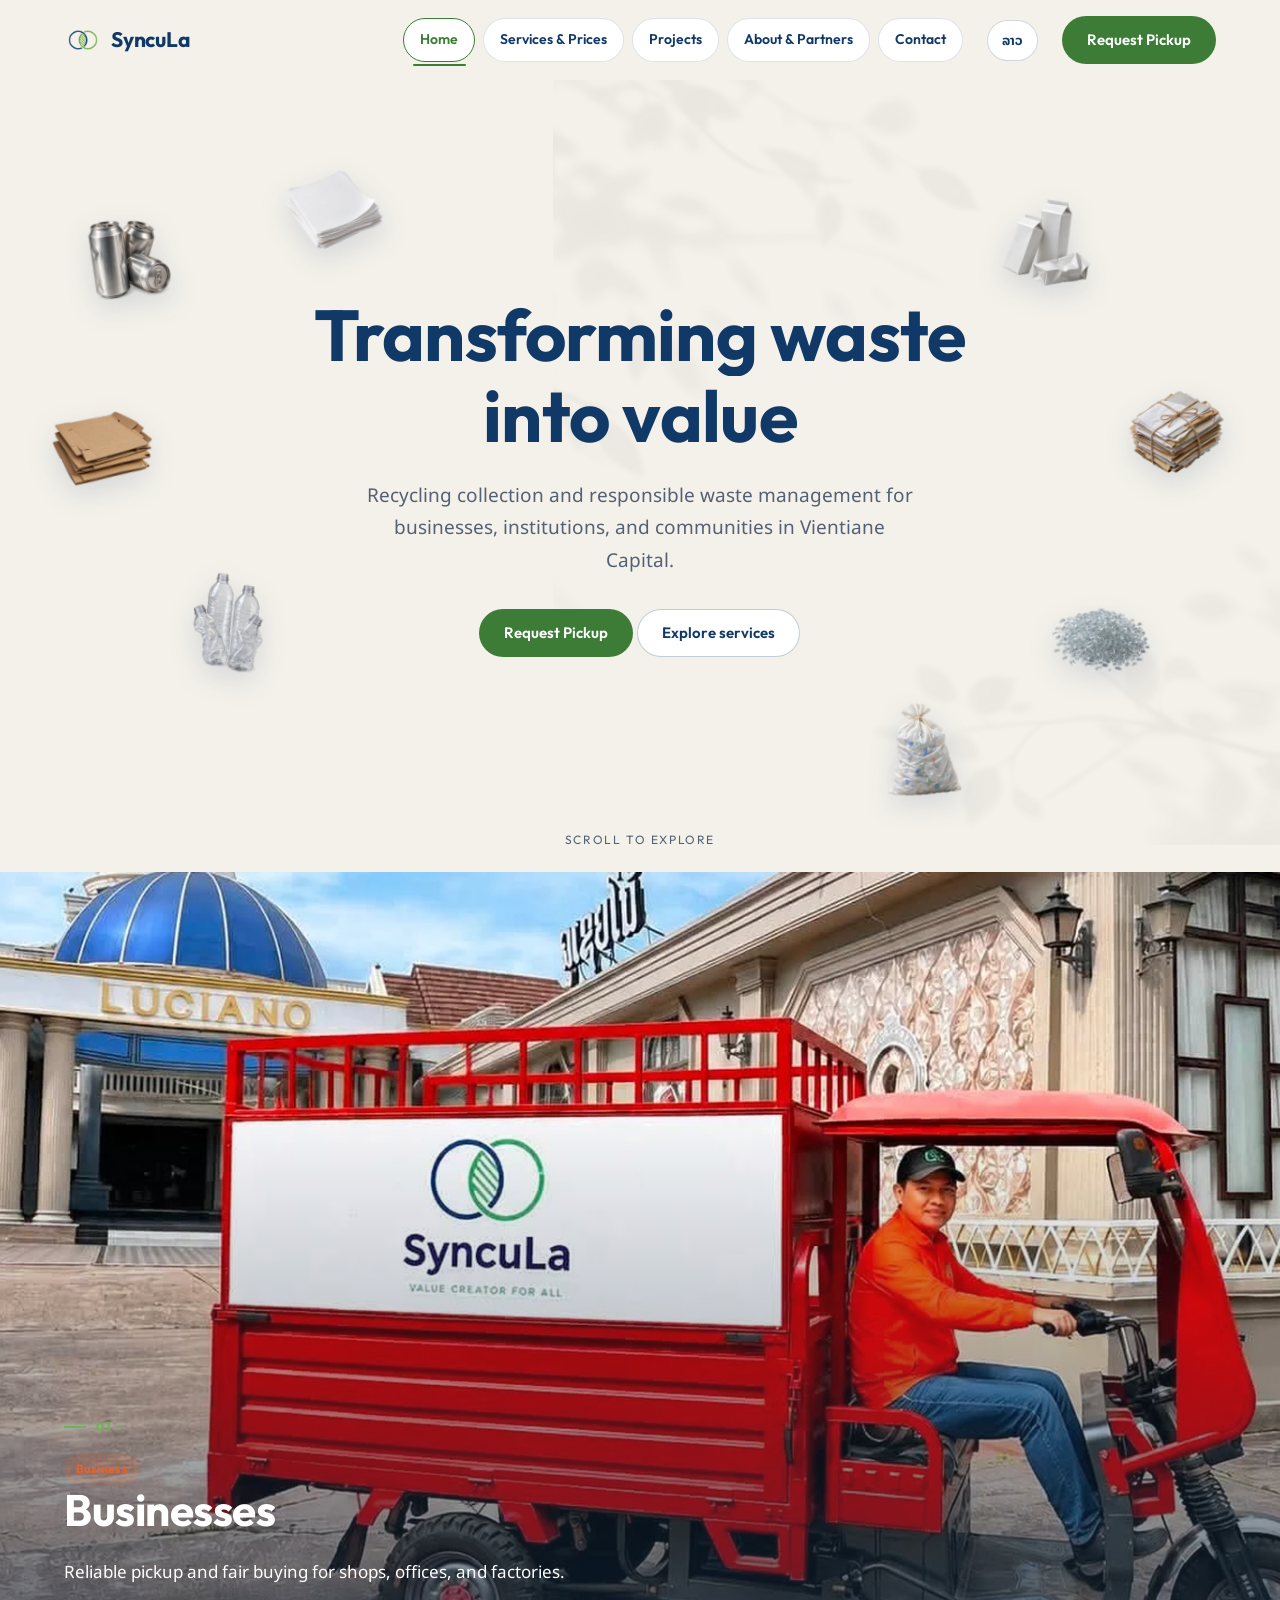
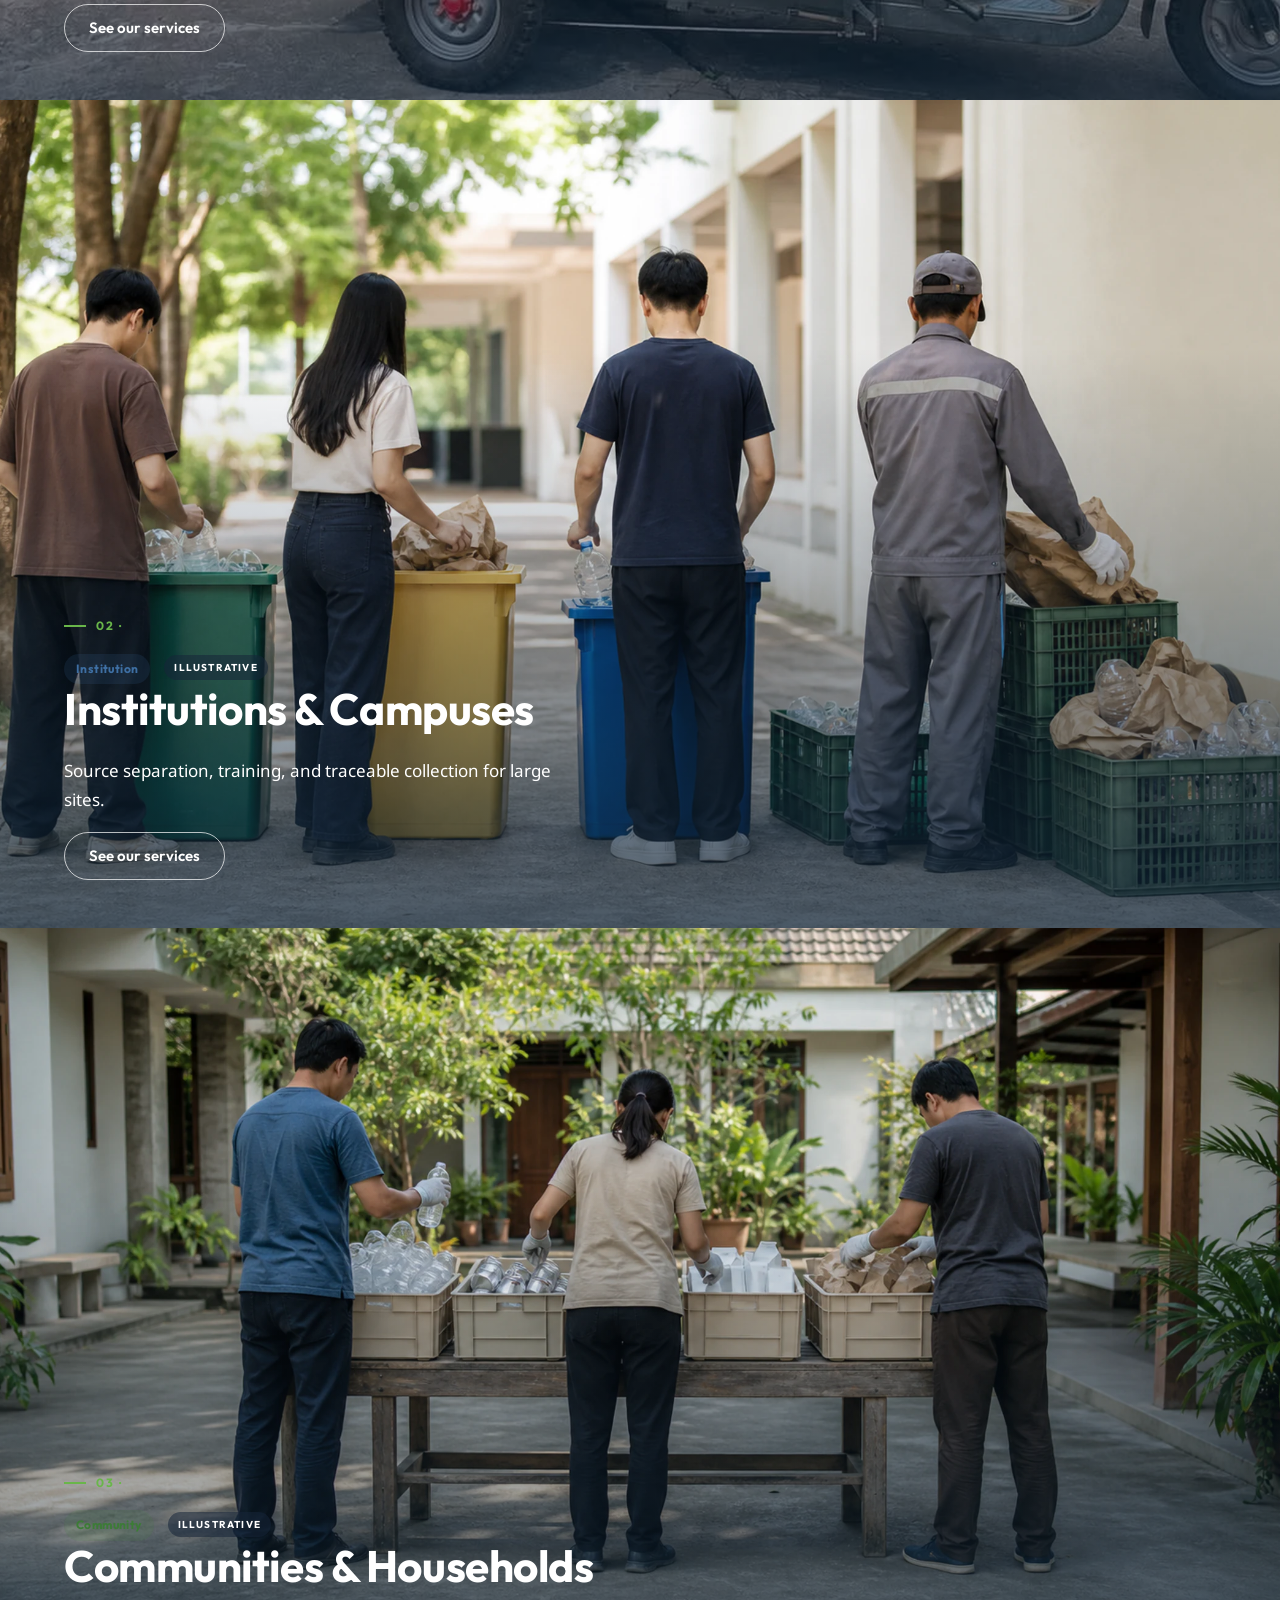
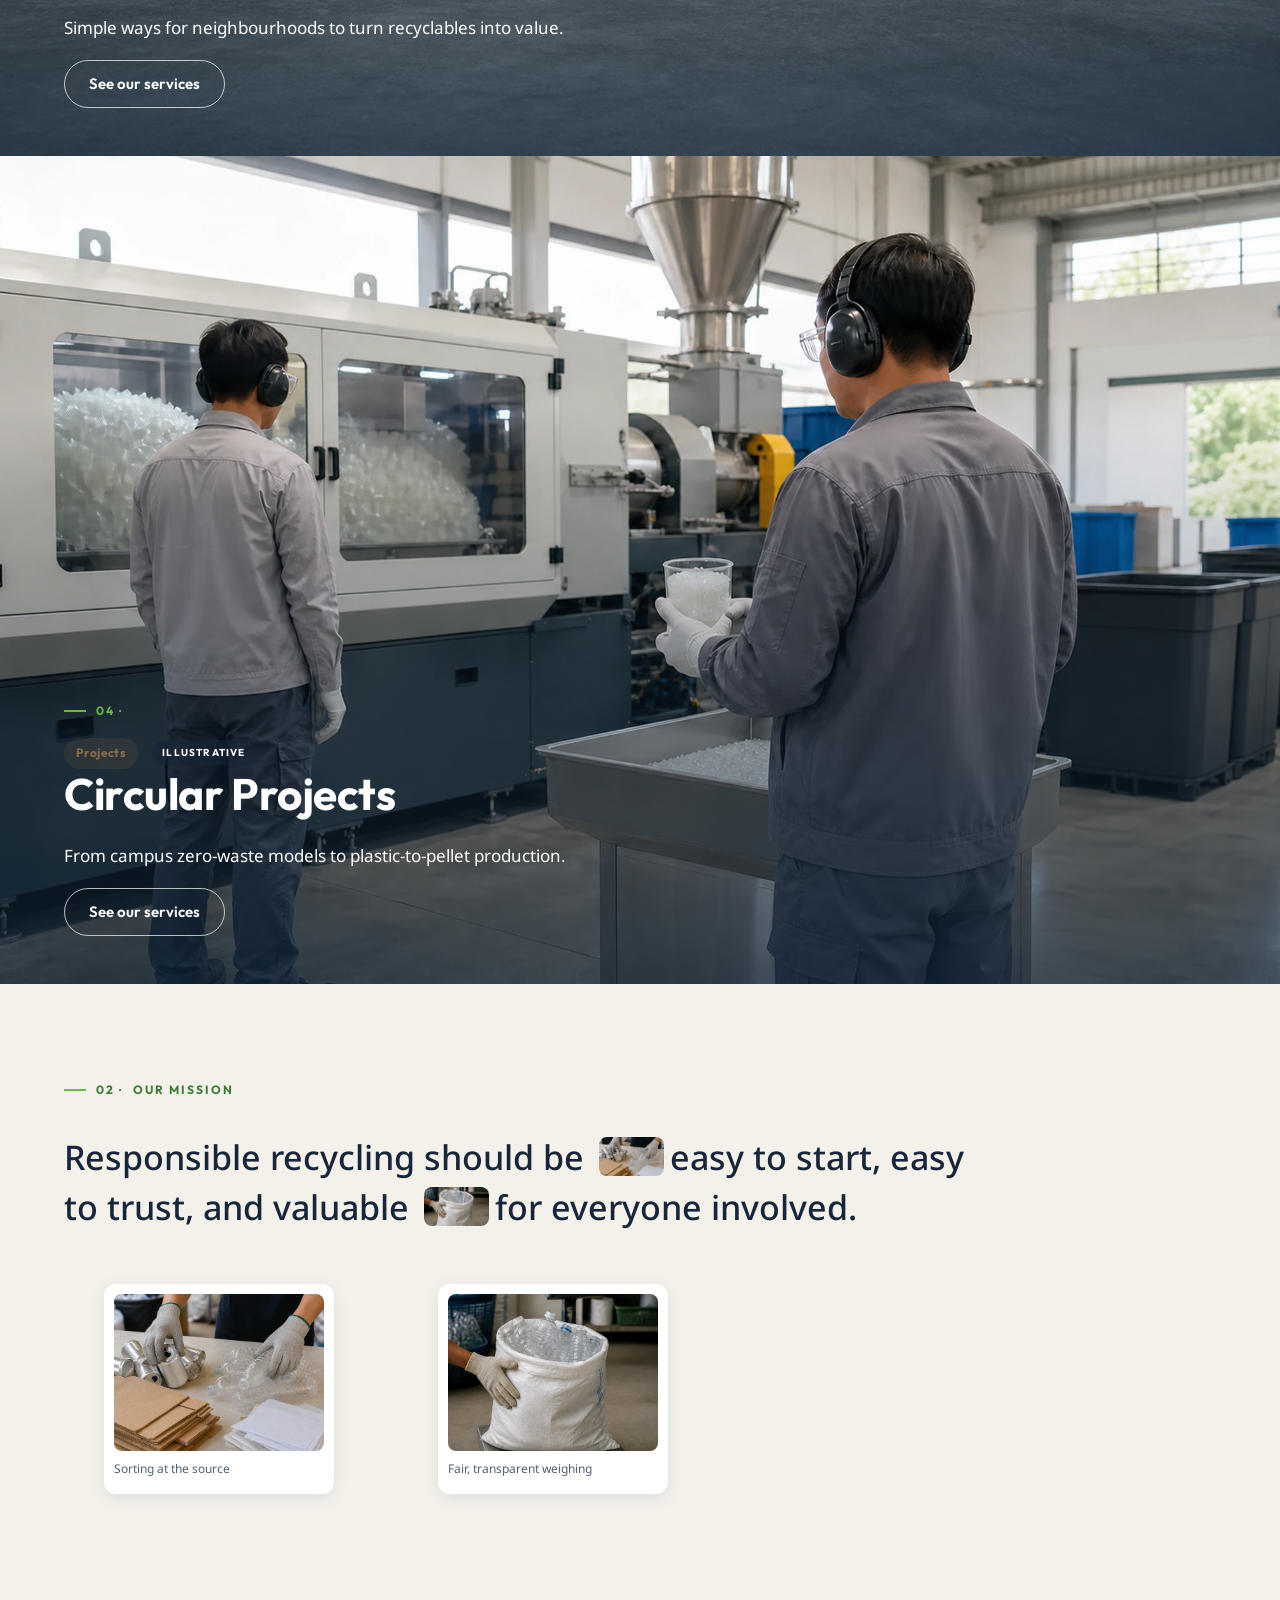
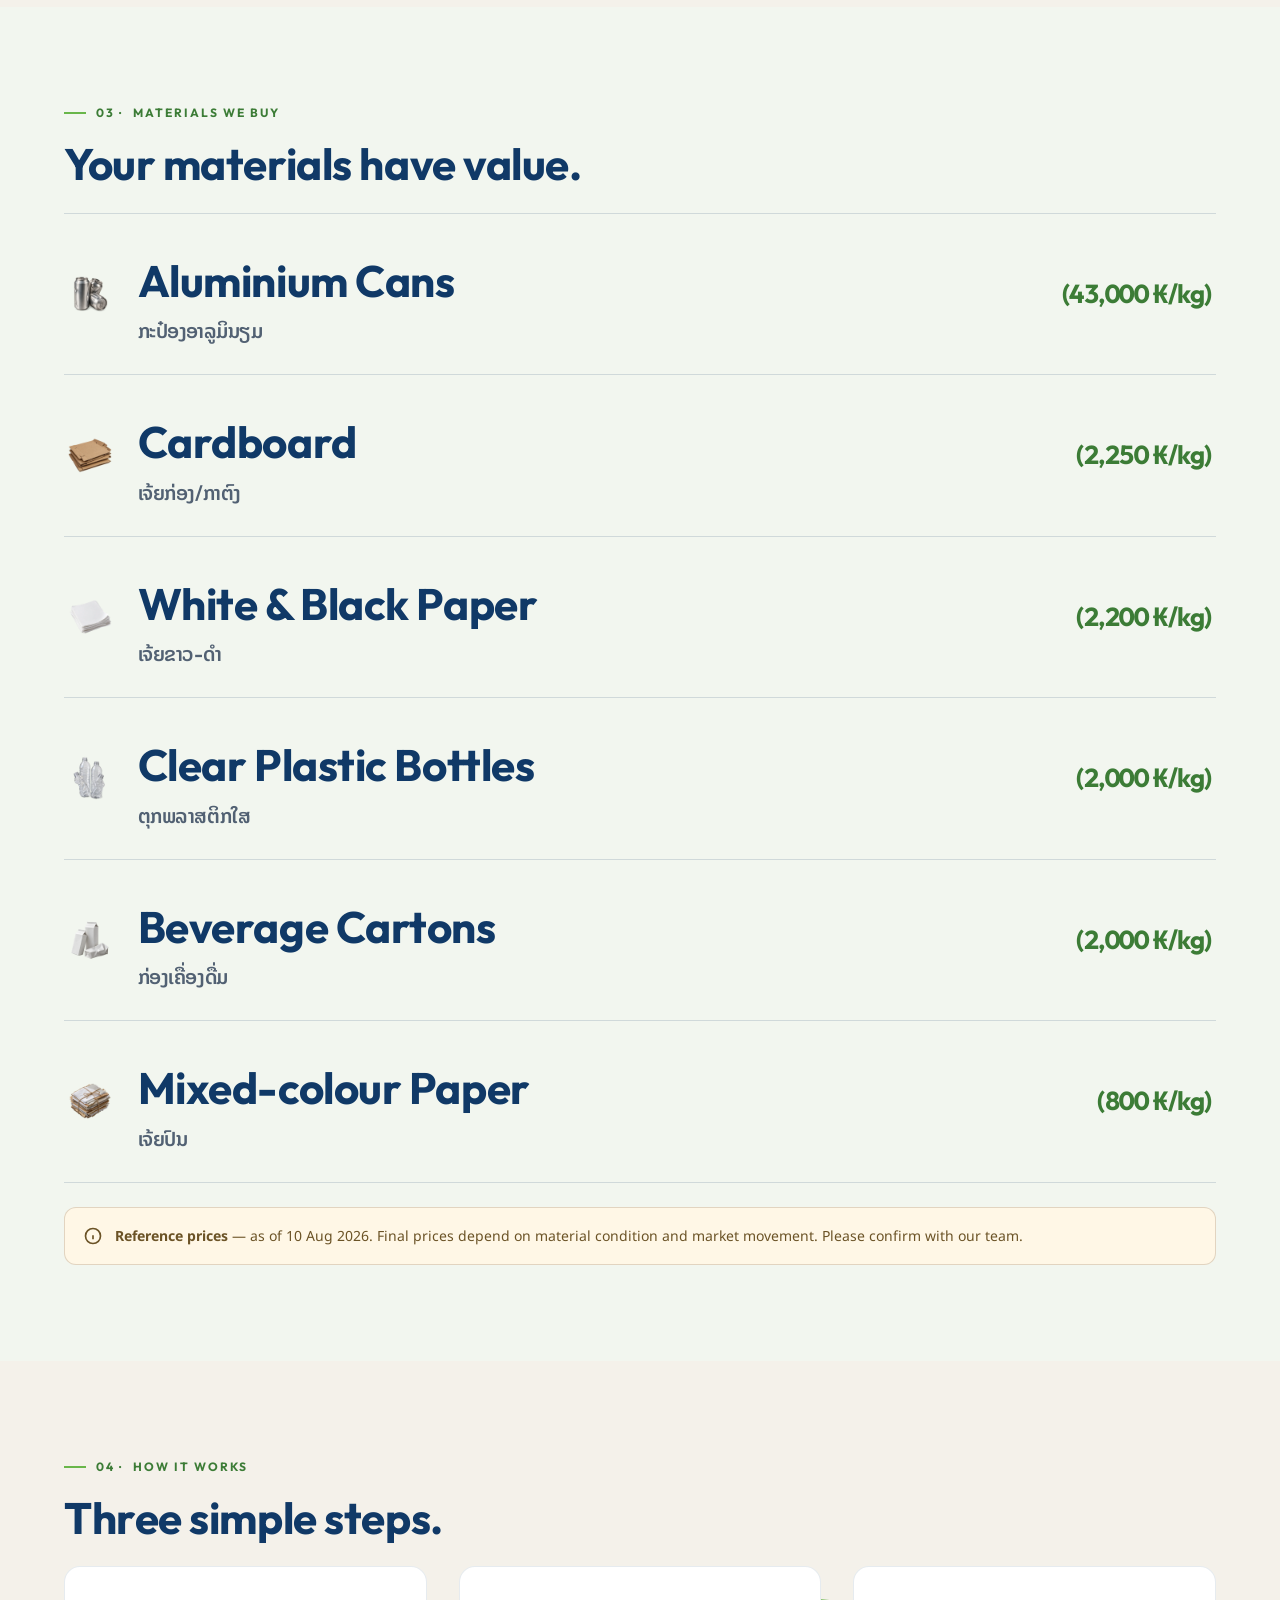
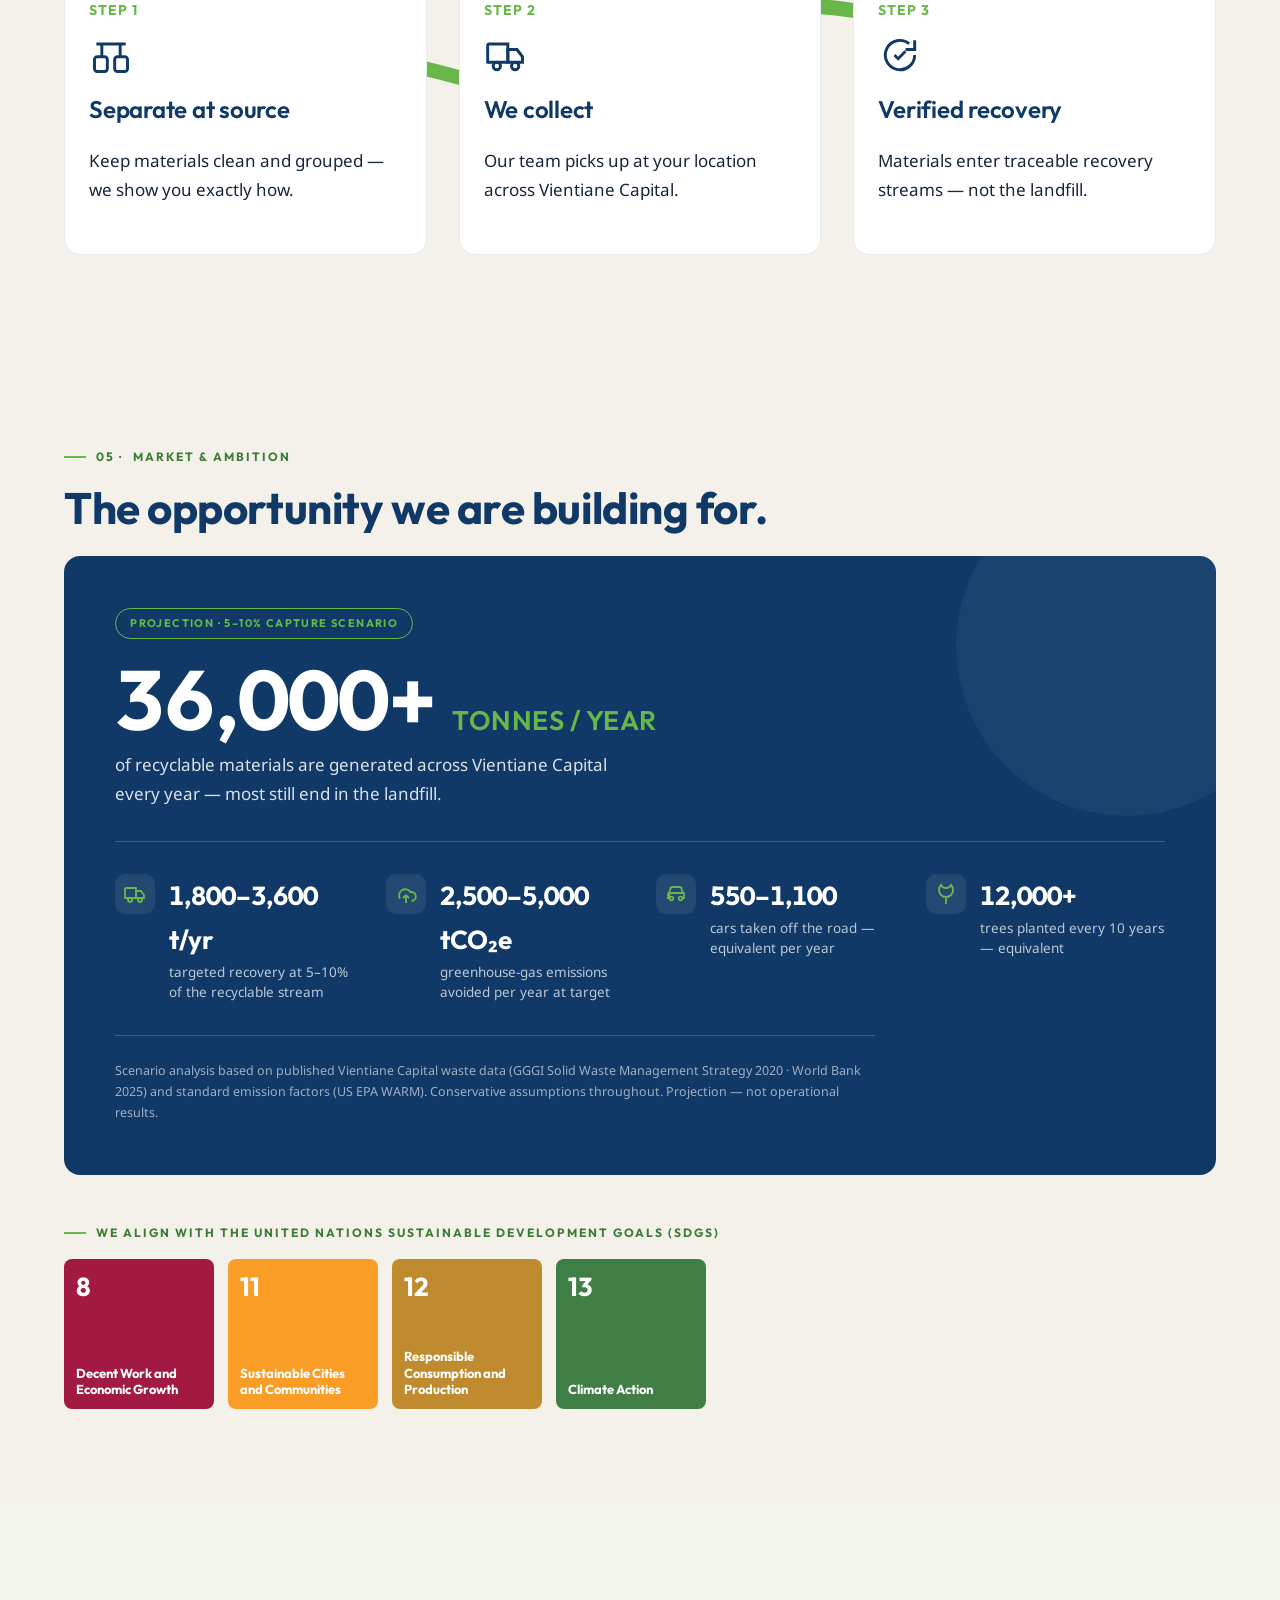
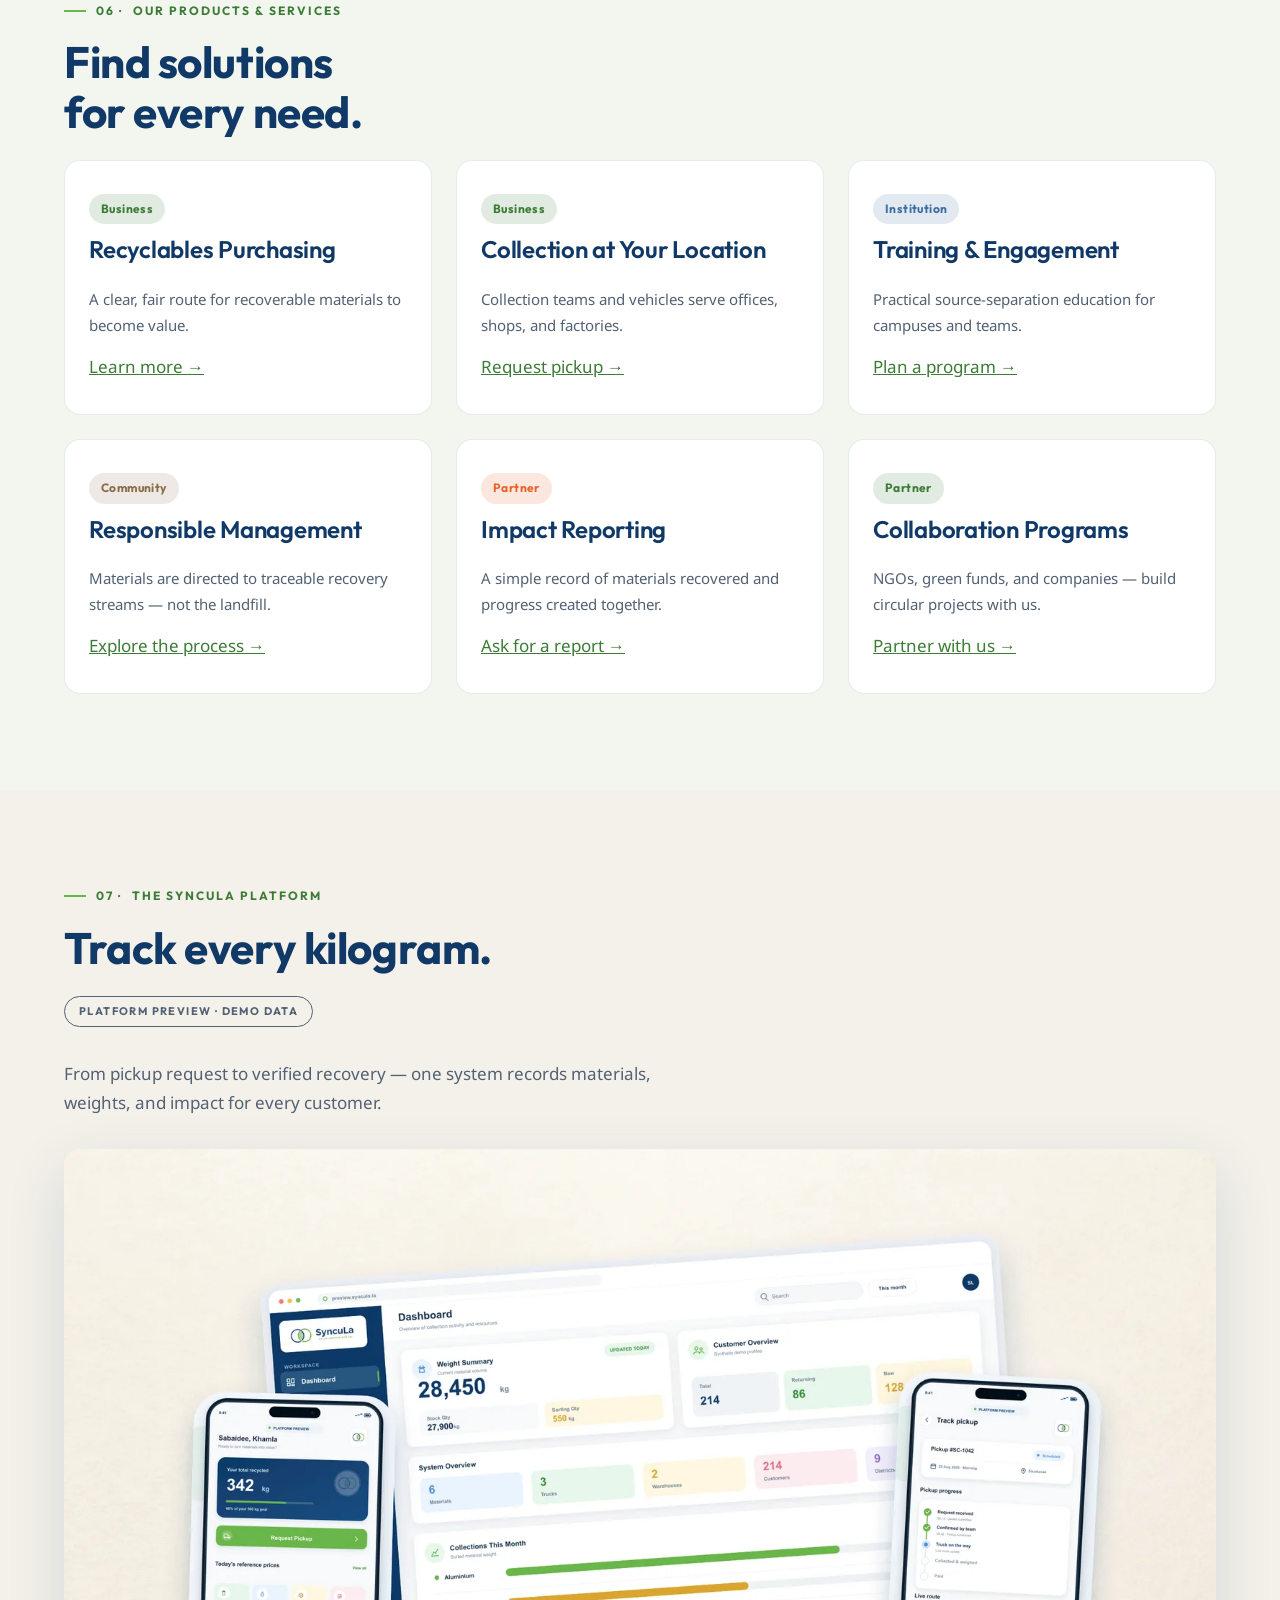
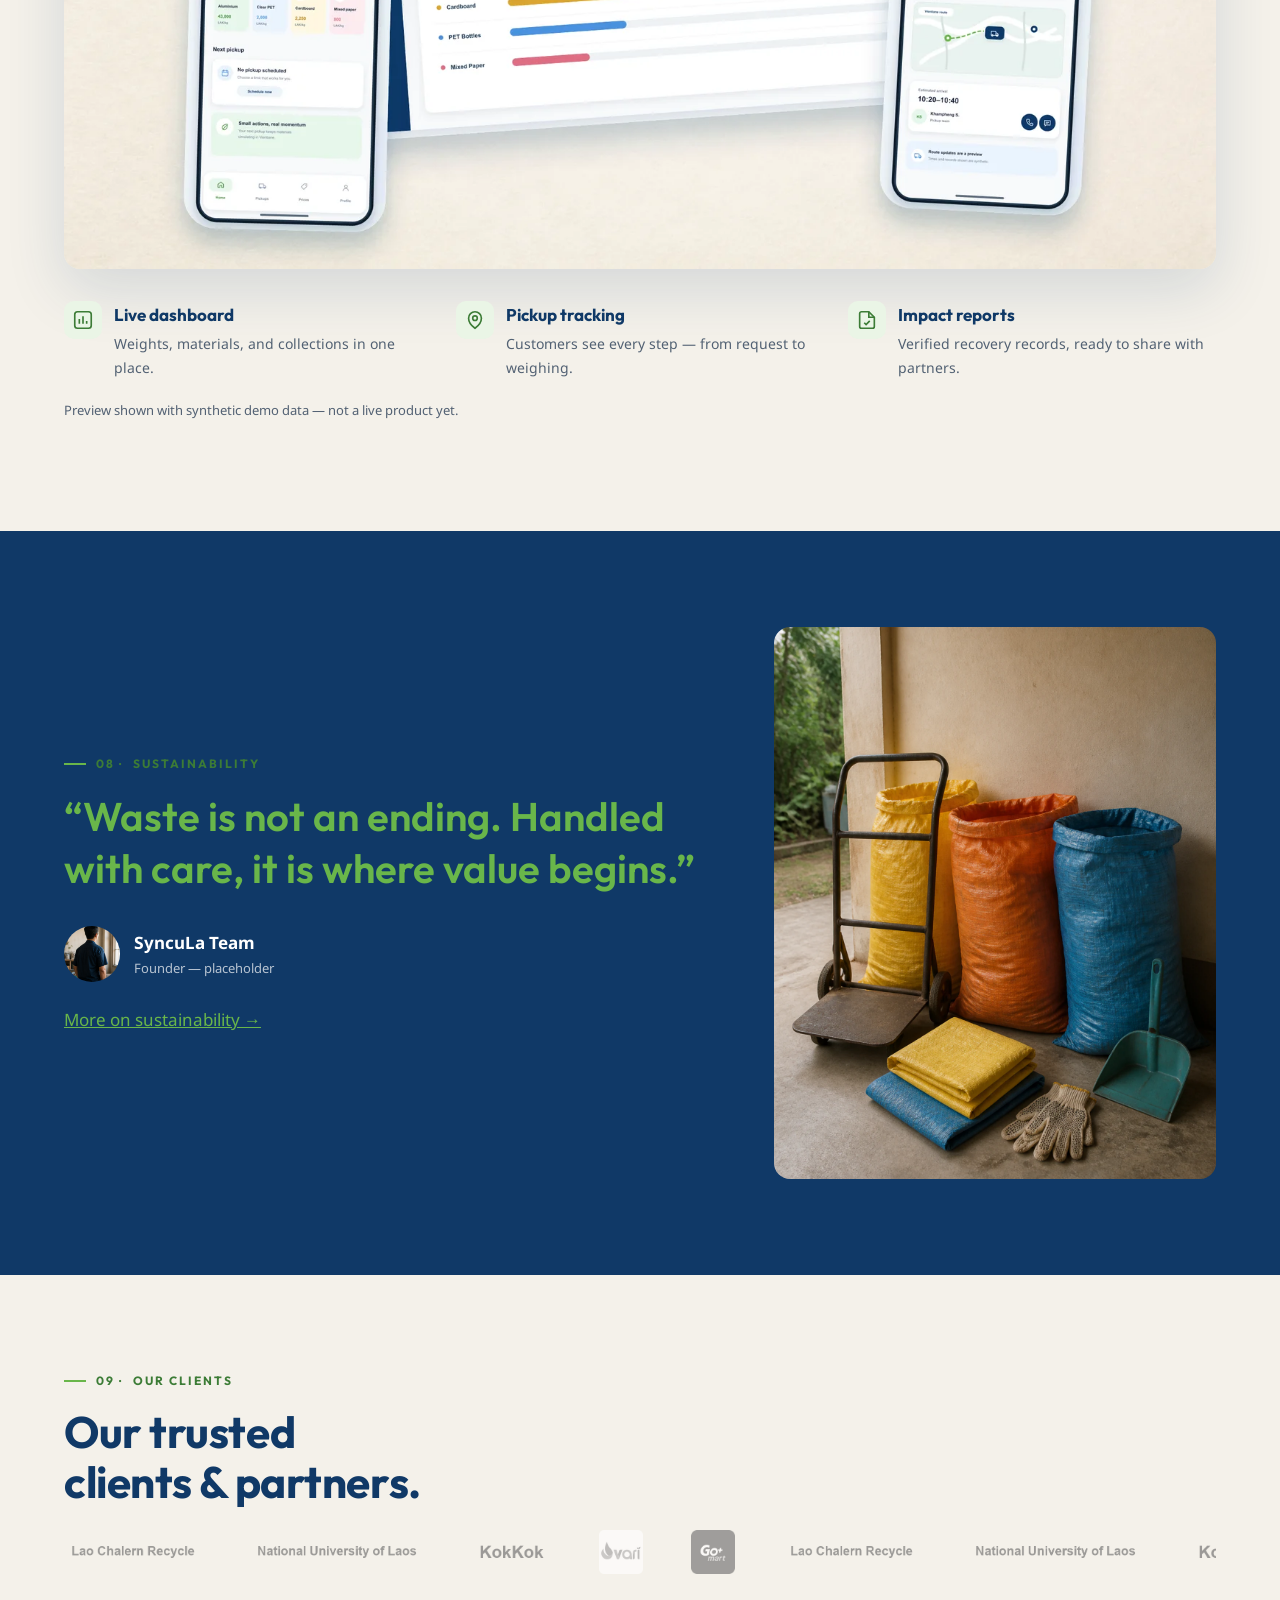
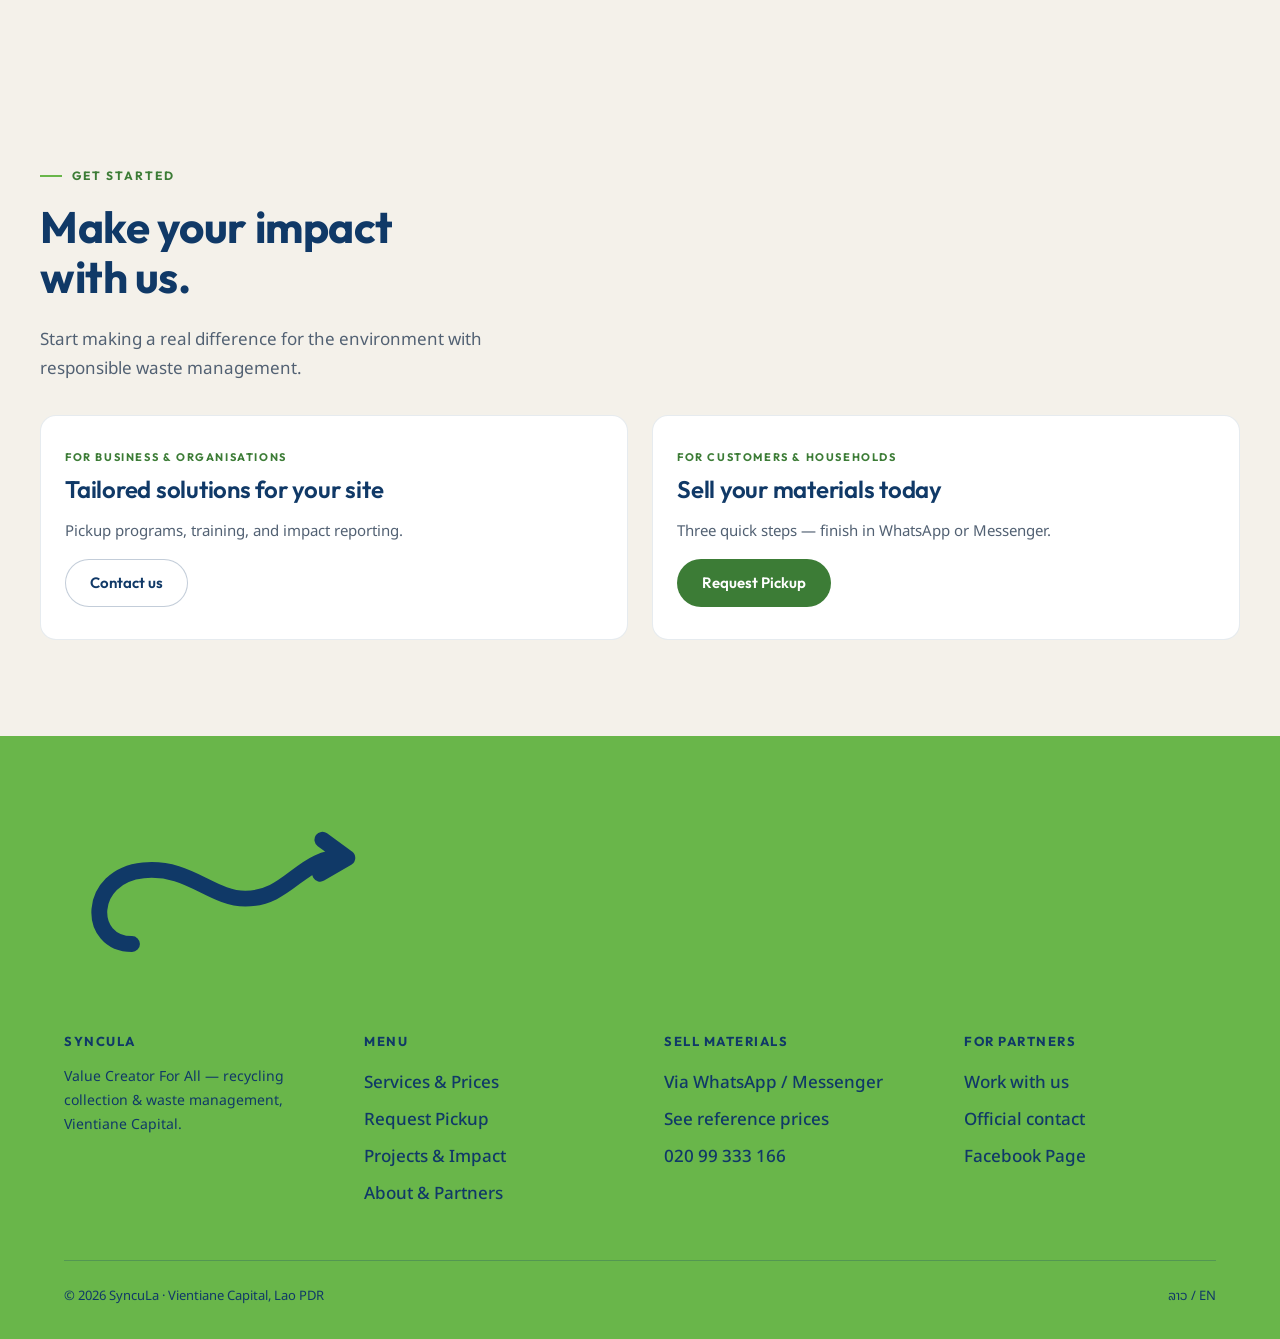
<file: index.html>
<!doctype html>
<html lang="en">
<head>
<meta charset="utf-8">
<meta name="viewport" content="width=device-width, initial-scale=1">
<meta name="color-scheme" content="light">
<title>Value Creator For All · SyncuLa</title>
<link rel="icon" type="image/png" sizes="32x32" href="assets/logos/favicon-32.png">
<link rel="icon" type="image/png" sizes="512x512" href="assets/logos/favicon-512.png">
<link rel="apple-touch-icon" href="assets/logos/apple-touch-icon.png">
<meta property="og:type" content="website">
<meta property="og:site_name" content="SyncuLa">
<meta property="og:title" content="SyncuLa — Transforming Waste Into Value">
<meta property="og:description" content="Recycling collection and responsible waste management for businesses, institutions, and communities in Vientiane Capital. Value Creator For All.">
<meta property="og:image" content="https://bousamai-boutthavong.github.io/syncula-demo/assets/og-image.png">
<meta name="twitter:card" content="summary_large_image">
<meta name="description" content="SyncuLa — recycling collection and waste management in Vientiane Capital. Value Creator For All.">
<style>html{background:#F4F1EA}</style>
<link rel="preconnect" href="https://fonts.googleapis.com">
<link rel="preconnect" href="https://fonts.gstatic.com" crossorigin>
<link href="https://fonts.googleapis.com/css2?family=Outfit:wght@600;700&family=Noto+Sans+Lao:wght@400;600;700&family=Noto+Sans:wght@400;500;600;700&display=swap" rel="stylesheet">
<link rel="stylesheet" href="css/tokens.css?v=20260825f">
<link rel="stylesheet" href="css/main.css?v=20260825f">
</head>
<body>
<header class="site-header">
  <div class="bar">
    <a class="logo" href="index.html" aria-label="SyncuLa home"><img src="assets/logos/symbol.png" alt="" width="38" height="38"><span class="logotext">SyncuLa</span></a>
    <nav class="nav" aria-label="Main">
      <a href="index.html" aria-current="page" data-lo="ໜ້າຫຼັກ">Home</a>
      <a href="services.html" data-lo="ບໍລິການ ແລະ ລາຄາ">Services &amp; Prices</a>
      <a href="projects.html" data-lo="ໂຄງການ">Projects</a>
      <a href="about.html" data-lo="ກ່ຽວກັບເຮົາ">About &amp; Partners</a>
      <a href="contact.html" data-lo="ຕິດຕໍ່">Contact</a>
    </nav>
    <button class="lang-toggle" type="button" aria-label="Switch language">ລາວ</button>
    <a class="btn btn-primary header-cta" href="pickup.html" data-lo="ນັດໄປຮັບເຄື່ອງ">Request Pickup</a>
    <button class="menu-btn" type="button" aria-expanded="false" data-lo="ເມນູ">Menu</button>
  </div>
  <nav class="mobile-nav" aria-label="Mobile">
    <a href="index.html" data-lo="ໜ້າຫຼັກ">Home</a>
    <a href="services.html" data-lo="ບໍລິການ ແລະ ລາຄາ">Services &amp; Prices</a>
    <a href="pickup.html" data-lo="ນັດໄປຮັບເຄື່ອງ">Request Pickup</a>
    <a href="projects.html" data-lo="ໂຄງການ">Projects</a>
    <a href="about.html" data-lo="ກ່ຽວກັບເຮົາ">About &amp; Partners</a>
    <a href="contact.html" data-lo="ຕິດຕໍ່">Contact</a>
  </nav>
</header>
<main>
<section class="hero">
  <img class="cutout" src="assets/cutouts/can.webp" alt="" style="left:6%;top:16%;--rot:-8deg;--fx:30vw;--fy:20vh;--i:0" data-rot="-8">
<img class="cutout" src="assets/cutouts/bottle.webp" alt="" style="left:14%;top:62%;--rot:6deg;--fx:24vw;--fy:-14vh;--i:1" data-rot="6">
<img class="cutout" src="assets/cutouts/cardboard.webp" alt="" style="left:4%;top:40%;--rot:4deg;--fx:32vw;--fy:2vh;--i:2" data-rot="4">
<img class="cutout" src="assets/cutouts/paper.webp" alt="" style="left:22%;top:10%;--rot:-5deg;--fx:18vw;--fy:24vh;--i:3" data-rot="-5">
<img class="cutout" src="assets/cutouts/carton.webp" alt="" style="left:78%;top:14%;--rot:7deg;--fx:-22vw;--fy:22vh;--i:4" data-rot="7">
<img class="cutout" src="assets/cutouts/mixedpaper.webp" alt="" style="left:88%;top:38%;--rot:-6deg;--fx:-30vw;--fy:4vh;--i:5" data-rot="-6">
<img class="cutout" src="assets/cutouts/pellets.webp" alt="" style="left:82%;top:64%;--rot:5deg;--fx:-26vw;--fy:-12vh;--i:6" data-rot="5">
<img class="cutout" src="assets/cutouts/bag.webp" alt="" style="left:68%;top:78%;--rot:-4deg;--fx:-14vw;--fy:-22vh;--i:7" data-rot="-4">
  <div class="hero-inner">
    <h1>
      <span class="hero-line"><span data-lo="ປ່ຽນຂີ້ເຫຍື້ອ">Transforming waste</span></span>
      <span class="hero-line"><span data-lo="ໃຫ້ເປັນມູນຄ່າ">into <span class="hl">value<svg viewBox="0 0 200 12" preserveAspectRatio="none"><path d="M3 9 C 60 2 140 2 197 8"/></svg></span></span></span>
    </h1>
    <p class="sub" data-lo="ຮັບຊື້ ແລະ ເກັບເຄື່ອງຣີໄຊເຄິນເຖິງບ່ອນ ໃນນະຄອນຫຼວງວຽງຈັນ">Recycling collection and responsible waste management for businesses, institutions, and communities in Vientiane Capital.</p>
    <div class="hero-cta">
      <a class="btn btn-primary" href="pickup.html" data-lo="ນັດໄປຮັບເຄື່ອງ">Request Pickup</a>
      <a class="btn btn-ghost" href="services.html" data-lo="ເບິ່ງບໍລິການ">Explore services</a>
    </div>
  </div>
  <div class="scroll-hint" data-lo="ເລື່ອນລົງ">Scroll to explore</div>
</section>

<div class="panels"><div class="panel">
  <div class="bg" style="background-image:url('assets/photos/panel_business.webp')"></div>
  <div class="panel-content">
    <div class="eyebrow">01 ·</div>
    <span class="pill pill-metal">Business</span>
    <h2 data-lo="ທຸລະກິດ">Businesses</h2>
    <p style="max-width:520px">Reliable pickup and fair buying for shops, offices, and factories.</p>
    <a class="btn btn-outline-light" href="services.html" data-lo="ເບິ່ງບໍລິການ">See our services</a>
  </div>
</div>
<div class="panel">
  <div class="bg" style="background-image:url('assets/photos/panel_campus.webp')"></div>
  <div class="panel-content">
    <div class="eyebrow">02 ·</div>
    <span class="pill pill-paper">Institution</span> <span class="ill-tag" data-lo="ພາບປະກອບ">Illustrative</span>
    <h2 data-lo="ສະຖາບັນ ແລະ ມະຫາວິທະຍາໄລ">Institutions &amp; Campuses</h2>
    <p style="max-width:520px">Source separation, training, and traceable collection for large sites.</p>
    <a class="btn btn-outline-light" href="services.html" data-lo="ເບິ່ງບໍລິການ">See our services</a>
  </div>
</div>
<div class="panel">
  <div class="bg" style="background-image:url('assets/photos/panel_community.webp')"></div>
  <div class="panel-content">
    <div class="eyebrow">03 ·</div>
    <span class="pill pill-plastic">Community</span> <span class="ill-tag" data-lo="ພາບປະກອບ">Illustrative</span>
    <h2 data-lo="ຊຸມຊົນ ແລະ ຄົວເຮືອນ">Communities &amp; Households</h2>
    <p style="max-width:520px">Simple ways for neighbourhoods to turn recyclables into value.</p>
    <a class="btn btn-outline-light" href="services.html" data-lo="ເບິ່ງບໍລິການ">See our services</a>
  </div>
</div>
<div class="panel">
  <div class="bg" style="background-image:url('assets/photos/panel_circular.webp')"></div>
  <div class="panel-content">
    <div class="eyebrow">04 ·</div>
    <span class="pill pill-carton">Projects</span> <span class="ill-tag" data-lo="ພາບປະກອບ">Illustrative</span>
    <h2 data-lo="ໂຄງການໝູນວຽນ">Circular Projects</h2>
    <p style="max-width:520px">From campus zero-waste models to plastic-to-pellet production.</p>
    <a class="btn btn-outline-light" href="services.html" data-lo="ເບິ່ງບໍລິການ">See our services</a>
  </div>
</div></div>

<aside class="pricecard" aria-label="Price list">
  <strong data-lo="ລາຄາຮັບຊື້">Buying price list</strong>
  <span class="tiny">Updated <span data-effective-date>…</span></span><br>
  <a href="services.html#prices" data-lo="ເບິ່ງລາຄາ">See all prices →</a>
</aside>

<section class="mission">
  <div class="wrap">
    <div class="eyebrow reveal">02 · <span data-lo="ພາລະກິດ">Our mission</span></div>
    <p class="big reveal">Responsible recycling should be
      <img class="inline-img" src="assets/photos/mission_a.webp" alt="">easy to start,
      easy to trust, and <span class="hl">valuable</span>
      <img class="inline-img" src="assets/photos/mission_b.webp" alt="">for everyone involved.</p>
    <div class="polaroids">
      <figure class="polaroid reveal"><img src="assets/photos/mission_a.webp" alt="Sorting materials"><figcaption data-lo="ແຍກຕັ້ງແຕ່ຕົ້ນທາງ">Sorting at the source</figcaption></figure>
      <figure class="polaroid reveal"><img src="assets/photos/mission_b.webp" alt="Weighing materials"><figcaption data-lo="ຊັ່ງນ້ຳໜັກຢ່າງຍຸຕິທຳ ແລະ ໂປ່ງໃສ">Fair, transparent weighing</figcaption></figure>
    </div>
  </div>
</section>

<section class="section-mist" id="materials">
  <div class="wrap">
    <div class="eyebrow reveal">03 · <span data-lo="ວັດສະດຸທີ່ຮັບຊື້">Materials we buy</span></div>
    <h2 class="reveal" data-lo="ເຄື່ອງຂອງເຈົ້າ ມີມູນຄ່າ">Your materials have value.</h2>
    <ul class="mat-index"><li class="mat-row reveal">
  <a href="pickup.html" data-select-material="alu">
    <img class="ic" src="assets/cutouts/can.webp" alt="">
    <span>Aluminium Cans<span class="lo">ກະປ໋ອງອາລູມິນຽມ</span></span>
    <span class="price">(<span data-price-of="alu">…</span> ₭/kg)</span>
  </a>
  <img class="mat-thumb" src="assets/thumbs/alu.webp" alt="Aluminium Cans">
</li>
<li class="mat-row reveal">
  <a href="pickup.html" data-select-material="cardboard">
    <img class="ic" src="assets/cutouts/cardboard.webp" alt="">
    <span>Cardboard<span class="lo">ເຈ້ຍກ່ອງ/ກາຕົງ</span></span>
    <span class="price">(<span data-price-of="cardboard">…</span> ₭/kg)</span>
  </a>
  <img class="mat-thumb" src="assets/thumbs/cardboard.webp" alt="Cardboard">
</li>
<li class="mat-row reveal">
  <a href="pickup.html" data-select-material="paper">
    <img class="ic" src="assets/cutouts/paper.webp" alt="">
    <span>White &amp; Black Paper<span class="lo">ເຈ້ຍຂາວ-ດຳ</span></span>
    <span class="price">(<span data-price-of="paper">…</span> ₭/kg)</span>
  </a>
  <img class="mat-thumb" src="assets/thumbs/paper.webp" alt="White &amp; Black Paper">
</li>
<li class="mat-row reveal">
  <a href="pickup.html" data-select-material="pet">
    <img class="ic" src="assets/cutouts/bottle.webp" alt="">
    <span>Clear Plastic Bottles<span class="lo">ຕຸກພລາສຕິກໃສ</span></span>
    <span class="price">(<span data-price-of="pet">…</span> ₭/kg)</span>
  </a>
  <img class="mat-thumb" src="assets/thumbs/pet.webp" alt="Clear Plastic Bottles">
</li>
<li class="mat-row reveal">
  <a href="pickup.html" data-select-material="carton">
    <img class="ic" src="assets/cutouts/carton.webp" alt="">
    <span>Beverage Cartons<span class="lo">ກ່ອງເຄື່ອງດື່ມ</span></span>
    <span class="price">(<span data-price-of="carton">…</span> ₭/kg)</span>
  </a>
  <img class="mat-thumb" src="assets/thumbs/carton.webp" alt="Beverage Cartons">
</li>
<li class="mat-row reveal">
  <a href="pickup.html" data-select-material="mixed">
    <img class="ic" src="assets/cutouts/mixedpaper.webp" alt="">
    <span>Mixed-colour Paper<span class="lo">ເຈ້ຍປົນ</span></span>
    <span class="price">(<span data-price-of="mixed">…</span> ₭/kg)</span>
  </a>
  <img class="mat-thumb" src="assets/thumbs/mixed.webp" alt="Mixed-colour Paper">
</li></ul>
    <div class="disclaimer reveal"><svg viewBox="0 0 24 24" fill="none" stroke="currentColor" stroke-width="2"><circle cx="12" cy="12" r="9"/><path d="M12 8h.01M12 11v5"/></svg>
  <div><strong data-lo="ລາຄາອ້າງອີງ">Reference prices</strong> — as of <span data-effective-date>…</span>. Final prices depend on material condition and market movement. <span data-lo="ກະລຸນາຢືນຢັນກັບທີມງານຂອງພວກເຮົາ">Please confirm with our team.</span></div>
</div>
  </div>
</section>

<section>
  <div class="wrap flow">
    <div class="eyebrow reveal">04 · <span data-lo="ຂັ້ນຕອນການເຮັດວຽກ">How it works</span></div>
    <h2 class="reveal" data-lo="ງ່າຍໆ 3 ຂັ້ນຕອນ">Three simple steps.</h2>
    <svg class="flow-svg" viewBox="0 0 1200 80" preserveAspectRatio="none" aria-hidden="true"><path data-draw d="M40 60 C 300 10 500 70 640 40 C 800 10 1000 60 1160 30" stroke="#69B64A" stroke-width="3" fill="none"/></svg>
    <div class="flow-steps">
      <div class="step reveal"><div class="num">STEP 1</div>
        <svg class="stepic" viewBox="0 0 24 24" fill="none" stroke="currentColor" stroke-width="1.6"><rect x="3" y="13" width="7" height="8" rx="1.5"/><rect x="14" y="13" width="7" height="8" rx="1.5"/><path d="M7 13V6m10 7V6M4 6h16"/></svg>
        <h3 data-lo="ແຍກປະເພດຕັ້ງແຕ່ຕົ້ນທາງ">Separate at source</h3><p data-lo="ເກັບວັດສະດຸໃຫ້ສະອາດ ແລະ ແຍກເປັນປະເພດ ພວກເຮົາຈະແນະນຳວິທີໃຫ້ຊັດເຈນ">Keep materials clean and grouped — we show you exactly how.</p></div>
      <div class="step reveal"><div class="num">STEP 2</div>
        <svg class="stepic" viewBox="0 0 24 24" fill="none" stroke="currentColor" stroke-width="1.6"><path d="M2 16V7a1 1 0 0 1 1-1h10v10H3a1 1 0 0 1-1 0z"/><path d="M13 9h5l3 4v3h-8z"/><circle cx="7" cy="18" r="2"/><circle cx="17" cy="18" r="2"/></svg>
        <h3 data-lo="ເຮົາໄປຮັບ">We collect</h3><p data-lo="ທີມງານຂອງພວກເຮົາໄປຮັບເຖິງທີ່ຂອງທ່ານທົ່ວນະຄອນຫຼວງວຽງຈັນ">Our team picks up at your location across Vientiane Capital.</p></div>
      <div class="step reveal"><div class="num">STEP 3</div>
        <svg class="stepic" viewBox="0 0 24 24" fill="none" stroke="currentColor" stroke-width="1.6"><path d="M20 12a8 8 0 1 1-3-6.2"/><path d="M20 4v5h-5"/><path d="m9 12 2 2 4-4"/></svg>
        <h3 data-lo="ນຳກັບມາໃຊ້ໃໝ່ ແບບກວດສອບໄດ້">Verified recovery</h3><p data-lo="ວັດສະດຸເຂົ້າສູ່ສາຍການນຳກັບມາໃຊ້ໃໝ່ທີ່ຕິດຕາມໄດ້ ບໍ່ແມ່ນໄປບ່ອນຖິ້ມຂີ້ເຫຍື້ອ">Materials enter traceable recovery streams — not the landfill.</p></div>
    </div>
  </div>
</section>


<section id="ambition">
  <div class="wrap">
    <div class="eyebrow reveal">05 · <span data-lo="ຕະຫຼາດ ແລະ ເປົ້າໝາຍ">Market &amp; ambition</span></div>
    <h2 class="reveal" data-lo="ໂອກາດທີ່ເຮົາກຳລັງສ້າງ">The opportunity we are building for.</h2>
    <div class="ambition reveal">
      <span class="amb-badge">PROJECTION · 5–10% CAPTURE SCENARIO</span>
      <div class="amb-n"><span data-count="36000">0</span>+ <span class="amb-unit">TONNES / YEAR</span></div>
      <p class="amb-label" data-lo="ຂອງເຄື່ອງຣີໄຊເຄິນເກີດຂຶ້ນທົ່ວນະຄອນຫຼວງວຽງຈັນໃນແຕ່ລະປີ ສ່ວນຫຼາຍຍັງຈົບລົງຢູ່ບ່ອນຖິ້ມຂີ້ເຫຍື້ອ">of recyclable materials are generated across Vientiane Capital every year — most still end in the landfill.</p>
      <div class="amb-grid">
        <div class="cell"><svg viewBox="0 0 24 24" fill="none" stroke="currentColor" stroke-width="1.8"><path d="M2 16V7a1 1 0 0 1 1-1h10v10H3a1 1 0 0 1-1 0z"/><path d="M13 9h5l3 4v3h-8z"/><circle cx="7" cy="18" r="2"/><circle cx="17" cy="18" r="2"/></svg>
          <div><div class="n2">1,800–3,600 t/yr</div><div class="l2" data-lo="ເປົ້າໝາຍນຳກັບມາໃຊ້ໃໝ່ 5–10% ຂອງເຄື່ອງຣີໄຊເຄິນທັງໝົດ">targeted recovery at 5–10% of the recyclable stream</div></div></div>
        <div class="cell"><svg viewBox="0 0 24 24" fill="none" stroke="currentColor" stroke-width="1.8"><path d="M17.5 19a4.5 4.5 0 1 0-1.1-8.9A6 6 0 1 0 6 16.8"/><path d="M12 13v8m0-8-3 3m3-3 3 3"/></svg>
          <div><div class="n2">2,500–5,000 tCO₂e</div><div class="l2" data-lo="ການປ່ອຍອາຍພິດເຮືອນແກ້ວທີ່ຫຼີກລ້ຽງໄດ້ຕໍ່ປີເມື່ອບັນລຸເປົ້າໝາຍ">greenhouse-gas emissions avoided per year at target</div></div></div>
        <div class="cell"><svg viewBox="0 0 24 24" fill="none" stroke="currentColor" stroke-width="1.8"><path d="M5 11l1.5-4.5A2 2 0 0 1 8.4 5h7.2a2 2 0 0 1 1.9 1.5L19 11m-14 0h14a1 1 0 0 1 1 1v4h-2m-12 0H4v-4a1 1 0 0 1 1-1z"/><circle cx="7.5" cy="16.5" r="1.8"/><circle cx="16.5" cy="16.5" r="1.8"/></svg>
          <div><div class="n2">550–1,100</div><div class="l2" data-lo="ທຽບເທົ່າກັບລົດທີ່ຫຼຸດອອກຈາກຖະໜົນຕໍ່ປີ">cars taken off the road — equivalent per year</div></div></div>
        <div class="cell"><svg viewBox="0 0 24 24" fill="none" stroke="currentColor" stroke-width="1.8"><path d="M12 22v-7m0 0c4 0 7-3 7-7 0-2-1-4-2-5-1 2-3 3-5 3s-4-1-5-3C6 4 5 6 5 8c0 4 3 7 7 7z"/></svg>
          <div><div class="n2">12,000+</div><div class="l2" data-lo="ທຽບເທົ່າກັບການປູກຕົ້ນໄມ້ໃນທຸກ 10 ປີ">trees planted every 10 years — equivalent</div></div></div>
      </div>
      <div class="amb-src">Scenario analysis based on published Vientiane Capital waste data (GGGI Solid Waste Management Strategy 2020 · World Bank 2025) and standard emission factors (US EPA WARM). Conservative assumptions throughout. Projection — not operational results.</div>
    </div>
    <div class="sdg-mini">
      <div class="eyebrow reveal"><span data-lo="ພວກເຮົາດຳເນີນງານສອດຄ່ອງກັບເປົ້າໝາຍການພັດທະນາແບບຍືນຍົງຂອງສະຫະປະຊາຊາດ (SDGs)">We align with the United Nations Sustainable Development Goals (SDGs)</span></div>
      <div class="sdg">
      <a class="n8 reveal" href="https://sdgs.un.org/goals/goal8" target="_blank" rel="noopener"><span class="num">8</span><span>Decent Work and Economic Growth</span></a>
      <a class="n11 reveal" href="https://sdgs.un.org/goals/goal11" target="_blank" rel="noopener"><span class="num">11</span><span>Sustainable Cities and Communities</span></a>
      <a class="n12 reveal" href="https://sdgs.un.org/goals/goal12" target="_blank" rel="noopener"><span class="num">12</span><span>Responsible Consumption and Production</span></a>
      <a class="n13 reveal" href="https://sdgs.un.org/goals/goal13" target="_blank" rel="noopener"><span class="num">13</span><span>Climate Action</span></a>
    </div>
    </div>
  </div>
</section>

<section class="section-mist">
  <div class="wrap">
    <div class="eyebrow reveal">06 · <span data-lo="ຜະລິດຕະພັນ ແລະ ບໍລິການ">Our products &amp; services</span></div>
    <h2 class="reveal" data-lo="ມີທາງອອກ ສຳລັບທຸກຄວາມຕ້ອງການ">Find solutions<br>for every need.</h2>
    <div class="cards c3">
      <div class="card reveal"><span class="pill pill-plastic">Business</span><h3 style="margin-top:12px" data-lo="ຮັບຊື້ເຄື່ອງຣີໄຊເຄິນ">Recyclables Purchasing</h3><p data-lo="ເສັ້ນທາງທີ່ຊັດເຈນ ແລະ ຍຸຕິທຳ ໃຫ້ວັດສະດຸທີ່ໃຊ້ຄືນໄດ້ກາຍເປັນມູນຄ່າ">A clear, fair route for recoverable materials to become value.</p><a href="services.html" data-lo="ເບິ່ງເພີ່ມ">Learn more →</a></div>
      <div class="card reveal"><span class="pill pill-plastic">Business</span><h3 style="margin-top:12px" data-lo="ໄປຮັບເຖິງບ່ອນ">Collection at Your Location</h3><p data-lo="ທີມເກັບ ແລະ ລົດຂອງພວກເຮົາໃຫ້ບໍລິການຫ້ອງການ ຮ້ານຄ້າ ແລະ ໂຮງງານ">Collection teams and vehicles serve offices, shops, and factories.</p><a href="pickup.html" data-lo="ນັດໄປຮັບ">Request pickup →</a></div>
      <div class="card reveal"><span class="pill pill-paper">Institution</span><h3 style="margin-top:12px" data-lo="ຝຶກອົບຮົມ">Training &amp; Engagement</h3><p data-lo="ການໃຫ້ຄວາມຮູ້ພາກປະຕິບັດເລື່ອງການແຍກຕັ້ງແຕ່ຕົ້ນທາງ ສຳລັບມະຫາວິທະຍາໄລ ແລະ ທີມງານ">Practical source-separation education for campuses and teams.</p><a href="about.html#partners" data-lo="ວາງແຜນຮ່ວມກັນ">Plan a program →</a></div>
      <div class="card reveal"><span class="pill pill-carton">Community</span><h3 style="margin-top:12px" data-lo="ຈັດການຢ່າງຮັບຜິດຊອບ">Responsible Management</h3><p data-lo="ວັດສະດຸຖືກສົ່ງເຂົ້າສາຍການນຳກັບມາໃຊ້ໃໝ່ທີ່ຕິດຕາມໄດ້ ບໍ່ແມ່ນໄປບ່ອນຖິ້ມຂີ້ເຫຍື້ອ">Materials are directed to traceable recovery streams — not the landfill.</p><a href="services.html" data-lo="ເບິ່ງຂັ້ນຕອນ">Explore the process →</a></div>
      <div class="card reveal"><span class="pill pill-metal">Partner</span><h3 style="margin-top:12px" data-lo="ລາຍງານຜົນ">Impact Reporting</h3><p data-lo="ບັນທຶກງ່າຍໆຂອງວັດສະດຸທີ່ນຳກັບມາໃຊ້ໃໝ່ໄດ້ ແລະ ຄວາມຄືບໜ້າທີ່ສ້າງຮ່ວມກັນ">A simple record of materials recovered and progress created together.</p><a href="about.html#partners" data-lo="ຂໍລາຍງານ">Ask for a report →</a></div>
      <div class="card reveal"><span class="pill pill-plastic">Partner</span><h3 style="margin-top:12px" data-lo="ຮ່ວມມືກັບເຮົາ">Collaboration Programs</h3><p data-lo="NGO ກອງທຶນສີຂຽວ ແລະ ບໍລິສັດ ມາສ້າງໂຄງການເສດຖະກິດໝູນວຽນນຳກັນ">NGOs, green funds, and companies — build circular projects with us.</p><a href="about.html#partners" data-lo="ຮ່ວມມືກັບເຮົາ">Partner with us →</a></div>
    </div>
  </div>
</section>


<section id="platform">
  <div class="wrap">
    <div class="eyebrow reveal">07 · <span data-lo="ແພລດຟອມ">The SyncuLa platform</span></div>
    <h2 class="reveal" data-lo="ຕິດຕາມທຸກກິໂລ ແບບໂປ່ງໃສ">Track every kilogram.</h2>
    <span class="preview-badge" style="margin:0 0 16px;display:inline-block">PLATFORM PREVIEW · DEMO DATA</span>
    <p class="reveal" style="max-width:600px;color:var(--slate)" data-lo="ຈາກການນັດໄປຮັບເຄື່ອງຈົນເຖິງການນຳກັບມາໃຊ້ໃໝ່ທີ່ພິສູດໄດ້ ລະບົບດຽວບັນທຶກວັດສະດຸ ນ້ຳໜັກ ແລະ ຜົນກະທົບໃຫ້ລູກຄ້າທຸກລາຍ">From pickup request to verified recovery — one system records materials, weights, and impact for every customer.</p>
    <div class="platform-shot reveal"><img src="assets/photos/platform_hero.webp" alt="SyncuLa platform preview — dashboard and mobile app (synthetic demo data)" width="1600" height="1000" loading="lazy"></div>
    <div class="platform-feats">
      <div class="pf reveal"><svg viewBox="0 0 24 24" fill="none" stroke="currentColor" stroke-width="1.8"><rect x="3" y="3" width="18" height="18" rx="3"/><path d="M8 16v-5m4 5V8m4 8v-3"/></svg>
        <div><b data-lo="ແດັຊບອດສົດ">Live dashboard</b><p data-lo="ນ້ຳໜັກ ວັດສະດຸ ແລະ ການເກັບທັງໝົດຢູ່ບ່ອນດຽວ">Weights, materials, and collections in one place.</p></div></div>
      <div class="pf reveal"><svg viewBox="0 0 24 24" fill="none" stroke="currentColor" stroke-width="1.8"><path d="M12 21s7-5.1 7-11a7 7 0 1 0-14 0c0 5.9 7 11 7 11z"/><circle cx="12" cy="10" r="2.5"/></svg>
        <div><b data-lo="ຕິດຕາມການໄປຮັບ">Pickup tracking</b><p data-lo="ລູກຄ້າເຫັນທຸກຂັ້ນຕອນ ຕັ້ງແຕ່ການນັດຈົນເຖິງການຊັ່ງນ້ຳໜັກ">Customers see every step — from request to weighing.</p></div></div>
      <div class="pf reveal"><svg viewBox="0 0 24 24" fill="none" stroke="currentColor" stroke-width="1.8"><path d="M14 3H6a2 2 0 0 0-2 2v14a2 2 0 0 0 2 2h12a2 2 0 0 0 2-2V9z"/><path d="M14 3v6h6M9 15l2 2 4-4"/></svg>
        <div><b data-lo="ລາຍງານຜົນກະທົບ">Impact reports</b><p data-lo="ບັນທຶກການນຳກັບມາໃຊ້ໃໝ່ທີ່ພິສູດແລ້ວ ພ້ອມແບ່ງປັນໃຫ້ຄູ່ຮ່ວມມື">Verified recovery records, ready to share with partners.</p></div></div>
    </div>
    <p class="tiny reveal" style="margin-top:20px" data-lo="ພາບຕົວຢ່າງນີ້ໃຊ້ຂໍ້ມູນຈຳລອງ ຍັງບໍ່ແມ່ນລະບົບທີ່ໃຊ້ງານຈິງ">Preview shown with synthetic demo data — not a live product yet.</p>
  </div>
</section>

<section class="chapter">
  <div class="wrap grid">
    <div>
      <div class="eyebrow reveal">08 · <span data-lo="ຄວາມຍືນຍົງ">Sustainability</span></div>
      <blockquote class="reveal" data-lo="ຂີ້ເຫຍື້ອບໍ່ແມ່ນຈຸດຈົບ ແຕ່ແມ່ນຈຸດເລີ່ມຕົ້ນຂອງມູນຄ່າ">“Waste is not an ending. Handled with care, it is where value begins.”</blockquote>
      <div class="who reveal">
        <img src="assets/photos/portrait_founder.webp" alt="">
        <div><div class="name">SyncuLa Team</div><div class="role" data-lo="ຜູ້ກໍ່ຕັ້ງ">Founder — placeholder</div></div>
      </div>
      <p class="reveal" style="margin-top:24px"><a href="about.html" data-lo="ອ່ານເພີ່ມເຕີມ →">More on sustainability →</a></p>
    </div>
    <div class="photo reveal"><img src="assets/photos/quote_support.webp" alt="SyncuLa in the field"></div>
  </div>
</section>

<section>
  <div class="wrap">
    <div class="eyebrow reveal">09 · <span data-lo="ລູກຄ້າ ແລະ ຄູ່ຮ່ວມມື">Our clients</span></div>
    <h2 class="reveal" data-lo="ລູກຄ້າ ແລະ ຄູ່ຮ່ວມມື ທີ່ໄວ້ວາງໃຈເຮົາ">Our trusted<br>clients &amp; partners.</h2>
    <div class="marquee"><div class="track" id="partnerTrack"></div></div>
    <p id="partnerPending" class="partner-pending reveal" style="display:none" data-lo="ຮ່ວມມືກັບຄູ່ຮ່ວມມືດ້ານຣີໄຊເຄິນ ການສຶກສາ ແລະ ຂາຍຍ່ອຍທົ່ວປະເທດລາວ ໂລໂກ້ຈະລົງເມື່ອໄດ້ຮັບອະນຸຍາດ">Working together with recycling, education, and retail partners across Laos — logos coming with their permission.</p>
  </div>
</section>
</main>
<section class="closing wrap">
  <div class="eyebrow reveal"><span data-lo="ເລີ່ມກັບເຮົາ">Get started</span></div>
  <h2 class="reveal" data-lo="ສ້າງຜົນກະທົບ ໄປພ້ອມກັບເຮົາ">Make your impact<br>with us.</h2>
  <p class="reveal" style="max-width:520px;color:var(--slate)" data-lo="ເລີ່ມສ້າງການປ່ຽນແປງໃຫ້ສິ່ງແວດລ້ອມດ້ວຍການຈັດການຂີ້ເຫຍື້ອຢ່າງຮັບຜິດຊອບ">Start making a real difference for the environment with responsible waste management.</p>
  <div class="impact-cta">
    <div class="lane reveal"><div class="tag">FOR BUSINESS &amp; ORGANISATIONS</div>
      <h3 style="margin:10px 0 8px" data-lo="ທາງອອກທີ່ເໝາະກັບບ່ອນຂອງທ່ານ">Tailored solutions for your site</h3>
      <p style="color:var(--slate);font-size:15px" data-lo="ໂຄງການນັດໄປຮັບເຄື່ອງ ການຝຶກອົບຮົມ ແລະ ການລາຍງານຜົນກະທົບ">Pickup programs, training, and impact reporting.</p>
      <a class="btn btn-ghost" href="contact.html" data-lo="ຕິດຕໍ່ເຮົາ">Contact us</a></div>
    <div class="lane reveal"><div class="tag">FOR CUSTOMERS &amp; HOUSEHOLDS</div>
      <h3 style="margin:10px 0 8px" data-lo="ຂາຍເຄື່ອງຂອງເຈົ້າມື້ນີ້">Sell your materials today</h3>
      <p style="color:var(--slate);font-size:15px" data-lo="3 ຂັ້ນຕອນສັ້ນໆ ແລ້ວຈົບທີ່ WhatsApp ຫຼື Messenger">Three quick steps — finish in WhatsApp or Messenger.</p>
      <a class="btn btn-primary" href="pickup.html" data-lo="ນັດໄປຮັບເຄື່ອງ">Request Pickup</a></div>
  </div>
</section>
<footer class="site-footer">
  <div class="wrap">
    <svg class="footer-glyph" viewBox="0 0 300 160" aria-hidden="true">
      <path data-draw d="M60 120 C 20 120 20 60 70 55 C 110 51 130 80 160 80 C 200 80 210 40 250 44 M250 44 l-22 -16 M250 44 l-24 14"/>
    </svg>
    <div class="grid">
      <div>
        <h4>SyncuLa</h4>
        <p style="max-width:240px;font-size:14px;margin:0" data-lo="ປ່ຽນຂີ້ເຫຍື້ອໃຫ້ເປັນມູນຄ່າ">Value Creator For All — recycling collection &amp; waste management, Vientiane Capital.</p>
      </div>
      <div>
        <h4 data-lo="ເມນູ">Menu</h4>
        <a href="services.html" data-lo="ບໍລິການ ແລະ ລາຄາ">Services &amp; Prices</a>
        <a href="pickup.html" data-lo="ນັດໄປຮັບເຄື່ອງ">Request Pickup</a>
        <a href="projects.html" data-lo="ໂຄງການ">Projects &amp; Impact</a>
        <a href="about.html" data-lo="ກ່ຽວກັບເຮົາ">About &amp; Partners</a>
      </div>
      <div>
        <h4 data-lo="ຂາຍເຄື່ອງ / ນັດໄປຮັບ">Sell materials</h4>
        <a href="pickup.html" data-lo="ຜ່ານ WhatsApp / Messenger">Via WhatsApp / Messenger</a>
        <a href="services.html#prices" data-lo="ເບິ່ງລາຄາອ້າງອີງ">See reference prices</a>
        <a href="tel:+8562099333166">020 99 333 166</a>
      </div>
      <div>
        <h4 data-lo="ອົງກອນ / ຄູ່ຮ່ວມມື">For partners</h4>
        <a href="about.html#partners" data-lo="ຮ່ວມມືກັບເຮົາ">Work with us</a>
        <a href="contact.html" data-lo="ຊ່ອງທາງຕິດຕໍ່ທາງການ">Official contact</a>
        <a href="https://www.facebook.com/profile.php?id=61584680962639" target="_blank" rel="noopener">Facebook Page</a>
      </div>
    </div>
    <div class="footnote">
      <span>© 2026 SyncuLa · Vientiane Capital, Lao PDR</span>
      <span data-lo="ພາສາລາວ / English">ລາວ / EN</span>
    </div>
  </div>
</footer>
<div class="mcta"><a class="btn btn-primary" href="pickup.html" data-lo="ນັດໄປຮັບເຄື່ອງ">Request Pickup</a></div>
<script src="js/data.js?v=20260825f"></script>
<script src="js/site.js?v=20260825f"></script>
</body>
</html>
</file>
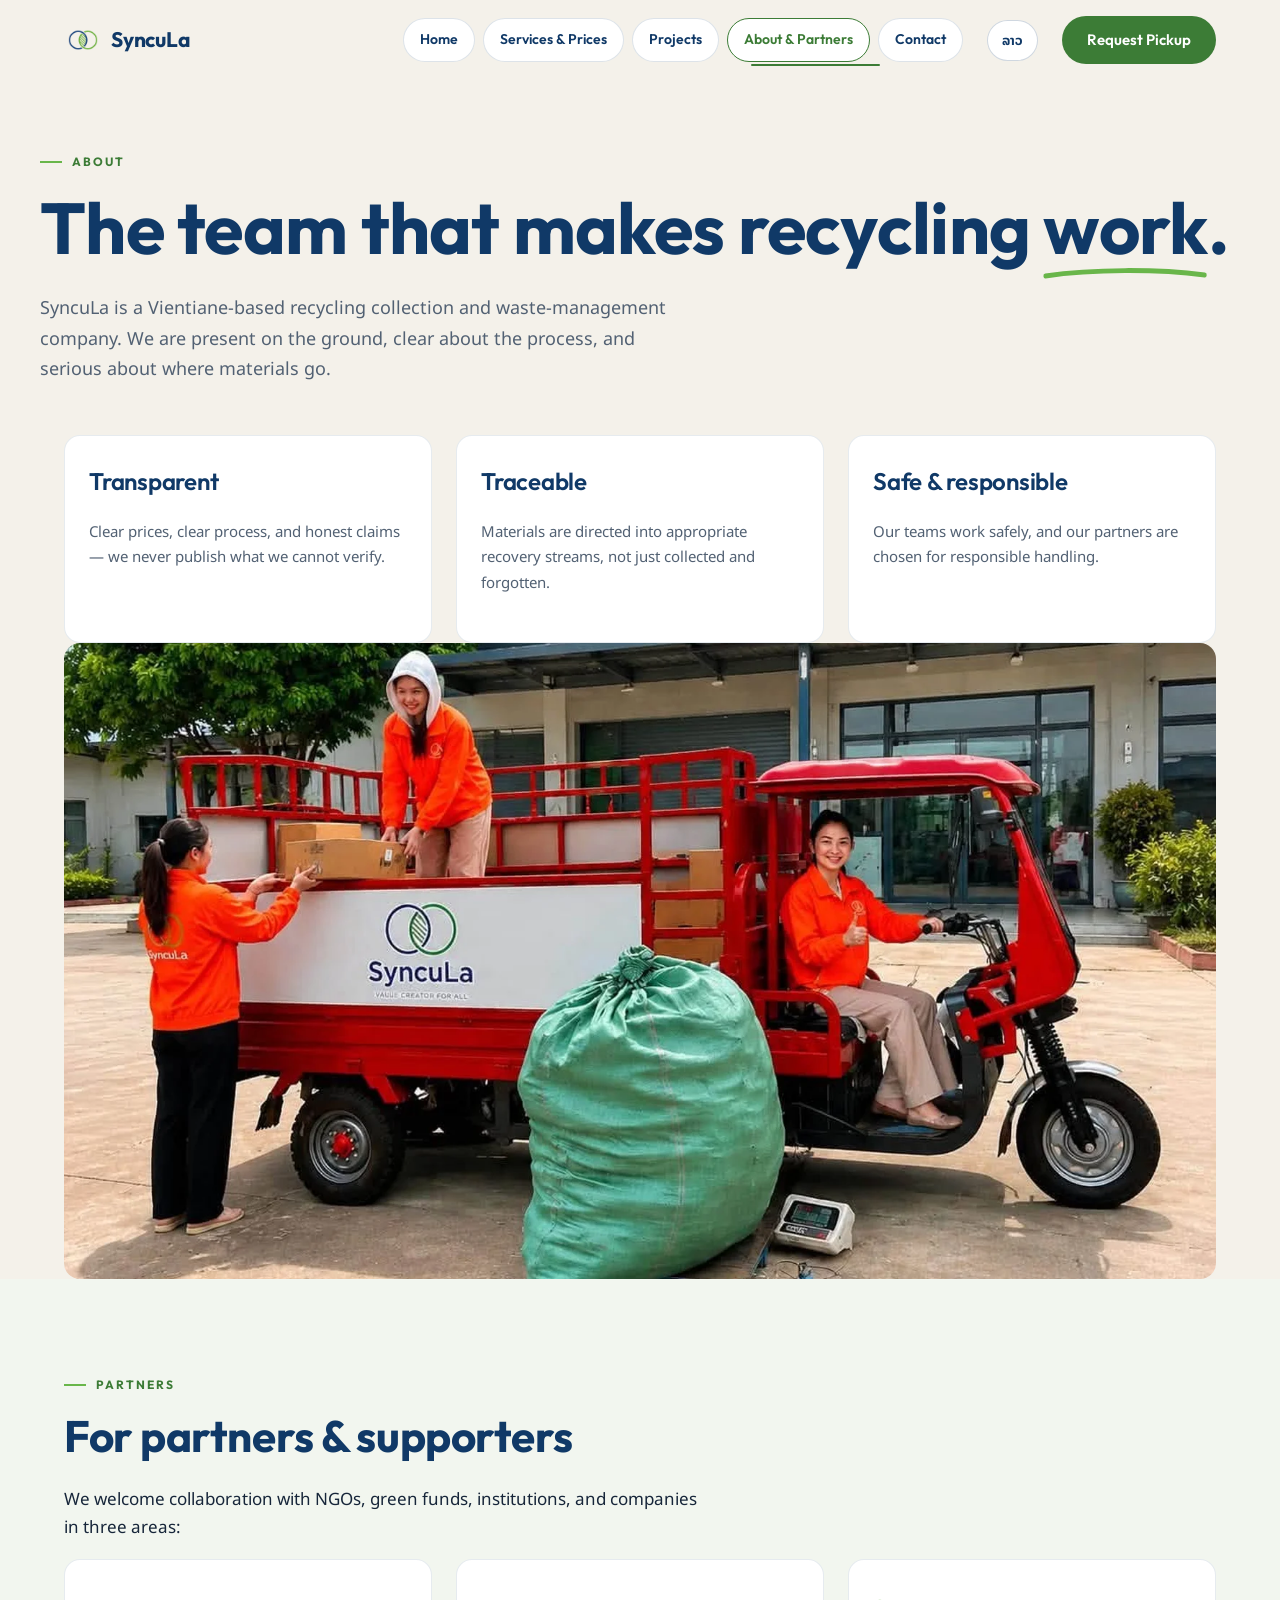
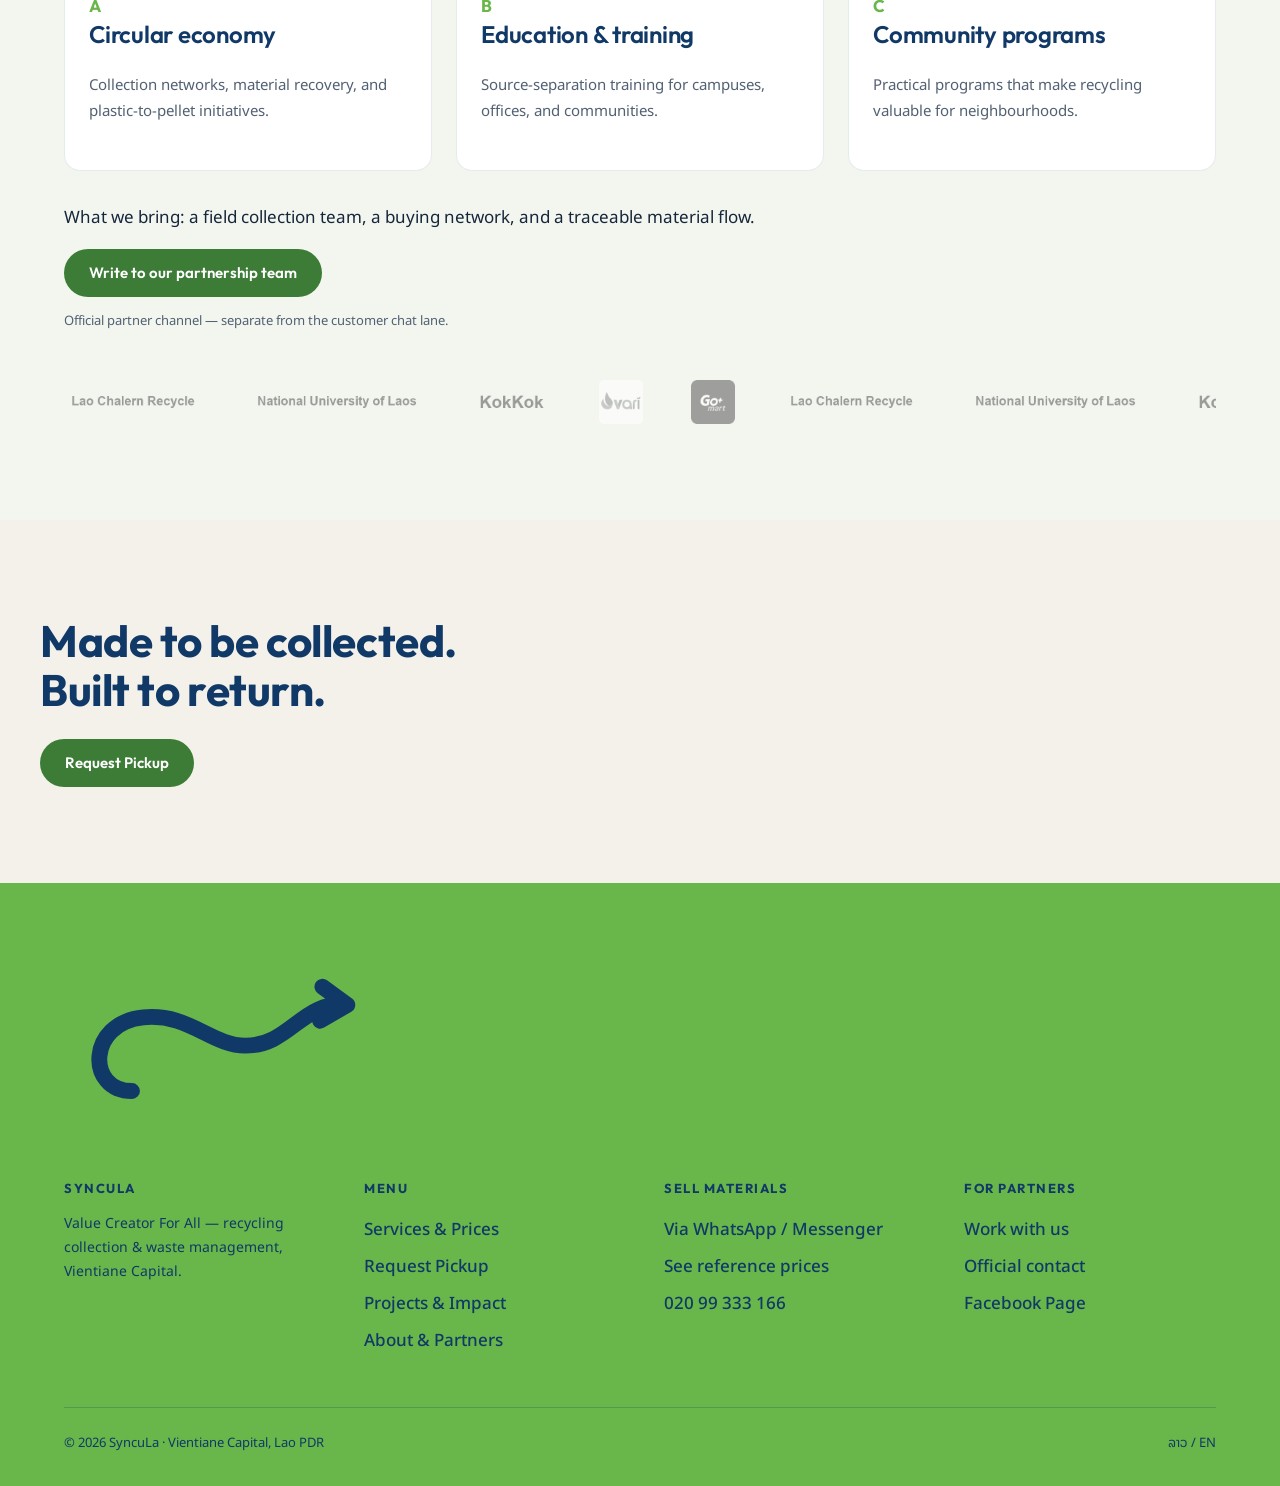
<file: about.html>
<!doctype html>
<html lang="en">
<head>
<meta charset="utf-8">
<meta name="viewport" content="width=device-width, initial-scale=1">
<meta name="color-scheme" content="light">
<title>About & Partners · SyncuLa</title>
<link rel="icon" type="image/png" sizes="32x32" href="assets/logos/favicon-32.png">
<link rel="icon" type="image/png" sizes="512x512" href="assets/logos/favicon-512.png">
<link rel="apple-touch-icon" href="assets/logos/apple-touch-icon.png">
<meta property="og:type" content="website">
<meta property="og:site_name" content="SyncuLa">
<meta property="og:title" content="SyncuLa — Transforming Waste Into Value">
<meta property="og:description" content="Recycling collection and responsible waste management for businesses, institutions, and communities in Vientiane Capital. Value Creator For All.">
<meta property="og:image" content="https://bousamai-boutthavong.github.io/syncula-demo/assets/og-image.png">
<meta name="twitter:card" content="summary_large_image">
<meta name="description" content="SyncuLa — recycling collection and waste management in Vientiane Capital. Value Creator For All.">
<style>html{background:#F4F1EA}</style>
<link rel="preconnect" href="https://fonts.googleapis.com">
<link rel="preconnect" href="https://fonts.gstatic.com" crossorigin>
<link href="https://fonts.googleapis.com/css2?family=Outfit:wght@600;700&family=Noto+Sans+Lao:wght@400;600;700&family=Noto+Sans:wght@400;500;600;700&display=swap" rel="stylesheet">
<link rel="stylesheet" href="css/tokens.css?v=20260825f">
<link rel="stylesheet" href="css/main.css?v=20260825f">
</head>
<body>
<header class="site-header">
  <div class="bar">
    <a class="logo" href="index.html" aria-label="SyncuLa home"><img src="assets/logos/symbol.png" alt="" width="38" height="38"><span class="logotext">SyncuLa</span></a>
    <nav class="nav" aria-label="Main">
      <a href="index.html" data-lo="ໜ້າຫຼັກ">Home</a>
      <a href="services.html" data-lo="ບໍລິການ ແລະ ລາຄາ">Services &amp; Prices</a>
      <a href="projects.html" data-lo="ໂຄງການ">Projects</a>
      <a href="about.html" aria-current="page" data-lo="ກ່ຽວກັບເຮົາ">About &amp; Partners</a>
      <a href="contact.html" data-lo="ຕິດຕໍ່">Contact</a>
    </nav>
    <button class="lang-toggle" type="button" aria-label="Switch language">ລາວ</button>
    <a class="btn btn-primary header-cta" href="pickup.html" data-lo="ນັດໄປຮັບເຄື່ອງ">Request Pickup</a>
    <button class="menu-btn" type="button" aria-expanded="false" data-lo="ເມນູ">Menu</button>
  </div>
  <nav class="mobile-nav" aria-label="Mobile">
    <a href="index.html" data-lo="ໜ້າຫຼັກ">Home</a>
    <a href="services.html" data-lo="ບໍລິການ ແລະ ລາຄາ">Services &amp; Prices</a>
    <a href="pickup.html" data-lo="ນັດໄປຮັບເຄື່ອງ">Request Pickup</a>
    <a href="projects.html" data-lo="ໂຄງການ">Projects</a>
    <a href="about.html" data-lo="ກ່ຽວກັບເຮົາ">About &amp; Partners</a>
    <a href="contact.html" data-lo="ຕິດຕໍ່">Contact</a>
  </nav>
</header>
<main>
<section class="page-hero wrap">
  <div class="eyebrow"><span data-lo="ກ່ຽວກັບເຮົາ">About</span></div>
  <h1 data-lo="ທີມທີ່ເຮັດໃຫ້ການຣີໄຊເຄິນ ເປັນຈິງ">The team that makes recycling <span class="hl">work<svg viewBox="0 0 200 12" preserveAspectRatio="none"><path d="M3 9 C 60 2 140 2 197 8"/></svg></span>.</h1>
  <p class="lead" data-lo="SyncuLa ແມ່ນບໍລິສັດຮັບຊື້ ເກັບເຄື່ອງຣີໄຊເຄິນ ແລະ ຈັດການຂີ້ເຫຍື້ອຢູ່ນະຄອນຫຼວງວຽງຈັນ ພວກເຮົາລົງໜ້າງານຈິງ ຊັດເຈນເລື່ອງຂັ້ນຕອນ ແລະ ຈິງຈັງກັບເສັ້ນທາງຂອງວັດສະດຸ">SyncuLa is a Vientiane-based recycling collection and waste-management company. We are present on the ground, clear about the process, and serious about where materials go.</p>
</section>
<section class="wrap" style="padding-top:0">
  <div class="cards c3">
    <div class="card reveal"><h3 data-lo="ໂປ່ງໃສ">Transparent</h3><p data-lo="ລາຄາຊັດເຈນ ຂັ້ນຕອນຊັດເຈນ ແລະ ເວົ້າຕາມຄວາມຈິງ ພວກເຮົາບໍ່ເຄີຍເຜີຍແຜ່ສິ່ງທີ່ພິສູດບໍ່ໄດ້">Clear prices, clear process, and honest claims — we never publish what we cannot verify.</p></div>
    <div class="card reveal"><h3 data-lo="ຕິດຕາມໄດ້">Traceable</h3><p data-lo="ວັດສະດຸຖືກສົ່ງເຂົ້າສາຍການນຳກັບມາໃຊ້ໃໝ່ທີ່ເໝາະສົມ ບໍ່ແມ່ນເກັບໄປແລ້ວປະຖິ້ມ">Materials are directed into appropriate recovery streams, not just collected and forgotten.</p></div>
    <div class="card reveal"><h3 data-lo="ປອດໄພ">Safe &amp; responsible</h3><p data-lo="ທີມງານຂອງພວກເຮົາເຮັດວຽກຢ່າງປອດໄພ ແລະ ຄູ່ຮ່ວມມືຂອງພວກເຮົາຖືກຄັດເລືອກຈາກການຈັດການທີ່ຮັບຜິດຊອບ">Our teams work safely, and our partners are chosen for responsible handling.</p></div>
  </div>
</section>
<section class="wrap" style="padding-top:0">
  <div class="reveal" style="border-radius:16px;overflow:hidden"><img src="assets/photos/team_about.webp" alt="SyncuLa team at work"></div>
</section>
<section class="section-mist" id="partners">
  <div class="wrap">
    <div class="eyebrow reveal"><span data-lo="ຄູ່ຮ່ວມມື">Partners</span></div>
    <h2 class="reveal" data-lo="ຮ່ວມມືກັບເຮົາ">For partners &amp; supporters</h2>
    <p class="reveal" style="max-width:640px" data-lo="ພວກເຮົາຍິນດີຮ່ວມມືກັບ NGO ກອງທຶນສີຂຽວ ສະຖາບັນ ແລະ ບໍລິສັດ ໃນ 3 ດ້ານ:">We welcome collaboration with NGOs, green funds, institutions, and companies in three areas:</p>
    <div class="cards c3">
      <div class="card reveal"><div class="cnum">A</div><h3 data-lo="ເສດຖະກິດໝູນວຽນ">Circular economy</h3><p data-lo="ເຄືອຂ່າຍການເກັບ ການນຳວັດສະດຸກັບມາໃຊ້ໃໝ່ ແລະ ໂຄງການປ່ຽນພລາສຕິກເປັນເມັດ">Collection networks, material recovery, and plastic-to-pellet initiatives.</p></div>
      <div class="card reveal"><div class="cnum">B</div><h3 data-lo="ການສຶກສາ">Education &amp; training</h3><p data-lo="ການຝຶກອົບຮົມການແຍກຕັ້ງແຕ່ຕົ້ນທາງ ສຳລັບມະຫາວິທະຍາໄລ ຫ້ອງການ ແລະ ຊຸມຊົນ">Source-separation training for campuses, offices, and communities.</p></div>
      <div class="card reveal"><div class="cnum">C</div><h3 data-lo="ໂຄງການຊຸມຊົນ">Community programs</h3><p data-lo="ໂຄງການພາກປະຕິບັດທີ່ເຮັດໃຫ້ການຣີໄຊເຄິນມີມູນຄ່າສຳລັບຊຸມຊົນ">Practical programs that make recycling valuable for neighbourhoods.</p></div>
    </div>
    <p class="reveal" style="margin-top:32px" data-lo="ສິ່ງທີ່ພວກເຮົາມີ: ທີມເກັບພາກສະໜາມ ເຄືອຂ່າຍຮັບຊື້ ແລະ ເສັ້ນທາງວັດສະດຸທີ່ຕິດຕາມໄດ້">What we bring: a field collection team, a buying network, and a traceable material flow.</p>
    <a class="btn btn-primary reveal" href="mailto:partners@syncula.la" data-lo="ຕິດຕໍ່ທາງການ">Write to our partnership team</a>
    <p class="tiny reveal" data-lo="ຊ່ອງທາງທາງການສຳລັບຄູ່ຮ່ວມມື ແຍກຕ່າງຫາກຈາກຊ່ອງແຊັດຂອງລູກຄ້າ">Official partner channel — separate from the customer chat lane.</p>
    <div style="margin-top:48px">
      <div class="marquee"><div class="track" id="partnerTrack"></div></div>
      <p id="partnerPending" class="partner-pending reveal" style="display:none" data-lo="ໂລໂກ້ຂອງຄູ່ຮ່ວມມືຈະສະແດງຢູ່ນີ້ເມື່ອໄດ້ຮັບອະນຸຍາດຈາກແຕ່ລະຝ່າຍ">Partner logos will appear here with each partner's permission.</p>
    </div>
  </div>
</section>
</main>
<section class="closing wrap">
  <h2 class="reveal" data-lo="ສ້າງມາເພື່ອເກັບຄືນ">Made to be collected.<br>Built to return.</h2>
  <a class="btn btn-primary" href="pickup.html" data-lo="ນັດໄປຮັບເຄື່ອງ">Request Pickup</a>
</section>
<footer class="site-footer">
  <div class="wrap">
    <svg class="footer-glyph" viewBox="0 0 300 160" aria-hidden="true">
      <path data-draw d="M60 120 C 20 120 20 60 70 55 C 110 51 130 80 160 80 C 200 80 210 40 250 44 M250 44 l-22 -16 M250 44 l-24 14"/>
    </svg>
    <div class="grid">
      <div>
        <h4>SyncuLa</h4>
        <p style="max-width:240px;font-size:14px;margin:0" data-lo="ປ່ຽນຂີ້ເຫຍື້ອໃຫ້ເປັນມູນຄ່າ">Value Creator For All — recycling collection &amp; waste management, Vientiane Capital.</p>
      </div>
      <div>
        <h4 data-lo="ເມນູ">Menu</h4>
        <a href="services.html" data-lo="ບໍລິການ ແລະ ລາຄາ">Services &amp; Prices</a>
        <a href="pickup.html" data-lo="ນັດໄປຮັບເຄື່ອງ">Request Pickup</a>
        <a href="projects.html" data-lo="ໂຄງການ">Projects &amp; Impact</a>
        <a href="about.html" data-lo="ກ່ຽວກັບເຮົາ">About &amp; Partners</a>
      </div>
      <div>
        <h4 data-lo="ຂາຍເຄື່ອງ / ນັດໄປຮັບ">Sell materials</h4>
        <a href="pickup.html" data-lo="ຜ່ານ WhatsApp / Messenger">Via WhatsApp / Messenger</a>
        <a href="services.html#prices" data-lo="ເບິ່ງລາຄາອ້າງອີງ">See reference prices</a>
        <a href="tel:+8562099333166">020 99 333 166</a>
      </div>
      <div>
        <h4 data-lo="ອົງກອນ / ຄູ່ຮ່ວມມື">For partners</h4>
        <a href="about.html#partners" data-lo="ຮ່ວມມືກັບເຮົາ">Work with us</a>
        <a href="contact.html" data-lo="ຊ່ອງທາງຕິດຕໍ່ທາງການ">Official contact</a>
        <a href="https://www.facebook.com/profile.php?id=61584680962639" target="_blank" rel="noopener">Facebook Page</a>
      </div>
    </div>
    <div class="footnote">
      <span>© 2026 SyncuLa · Vientiane Capital, Lao PDR</span>
      <span data-lo="ພາສາລາວ / English">ລາວ / EN</span>
    </div>
  </div>
</footer>
<div class="mcta"><a class="btn btn-primary" href="pickup.html" data-lo="ນັດໄປຮັບເຄື່ອງ">Request Pickup</a></div>
<script src="js/data.js?v=20260825f"></script>
<script src="js/site.js?v=20260825f"></script>
</body>
</html>
</file>
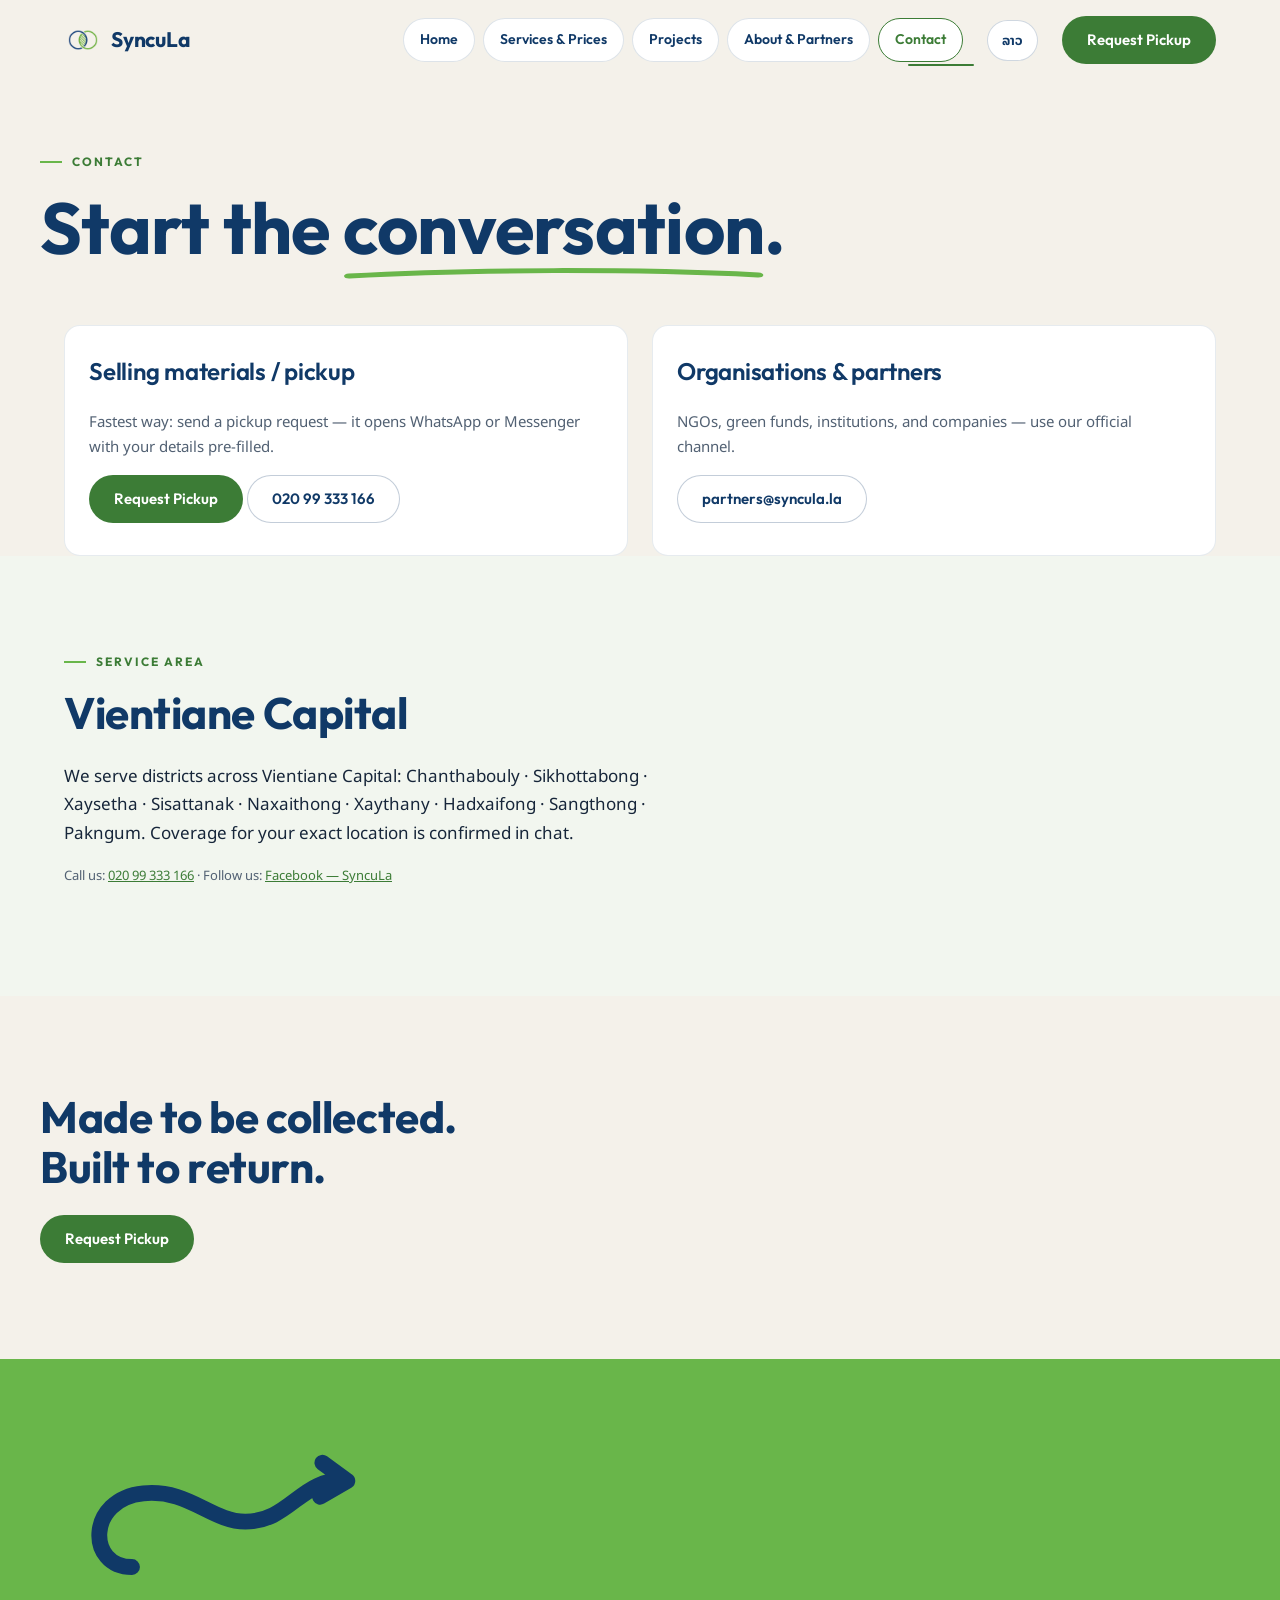
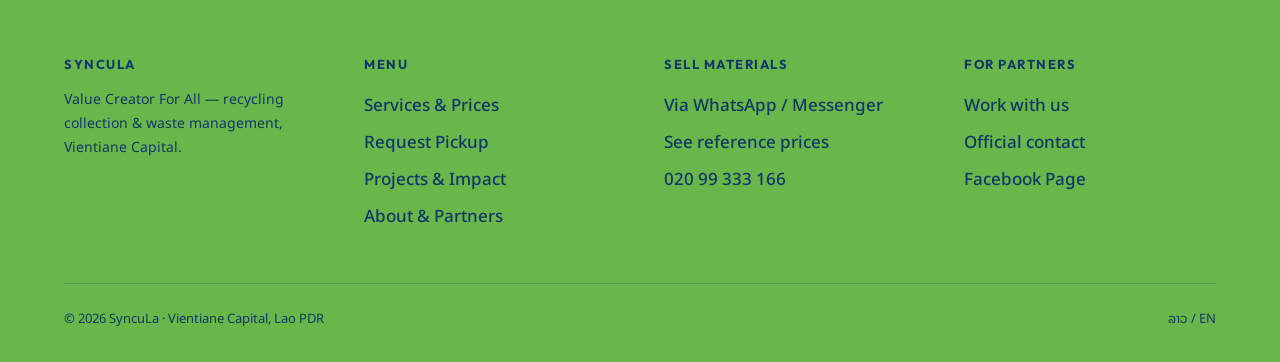
<file: contact.html>
<!doctype html>
<html lang="en">
<head>
<meta charset="utf-8">
<meta name="viewport" content="width=device-width, initial-scale=1">
<meta name="color-scheme" content="light">
<title>Contact · SyncuLa</title>
<link rel="icon" type="image/png" sizes="32x32" href="assets/logos/favicon-32.png">
<link rel="icon" type="image/png" sizes="512x512" href="assets/logos/favicon-512.png">
<link rel="apple-touch-icon" href="assets/logos/apple-touch-icon.png">
<meta property="og:type" content="website">
<meta property="og:site_name" content="SyncuLa">
<meta property="og:title" content="SyncuLa — Transforming Waste Into Value">
<meta property="og:description" content="Recycling collection and responsible waste management for businesses, institutions, and communities in Vientiane Capital. Value Creator For All.">
<meta property="og:image" content="https://bousamai-boutthavong.github.io/syncula-demo/assets/og-image.png">
<meta name="twitter:card" content="summary_large_image">
<meta name="description" content="SyncuLa — recycling collection and waste management in Vientiane Capital. Value Creator For All.">
<style>html{background:#F4F1EA}</style>
<link rel="preconnect" href="https://fonts.googleapis.com">
<link rel="preconnect" href="https://fonts.gstatic.com" crossorigin>
<link href="https://fonts.googleapis.com/css2?family=Outfit:wght@600;700&family=Noto+Sans+Lao:wght@400;600;700&family=Noto+Sans:wght@400;500;600;700&display=swap" rel="stylesheet">
<link rel="stylesheet" href="css/tokens.css?v=20260825f">
<link rel="stylesheet" href="css/main.css?v=20260825f">
</head>
<body>
<header class="site-header">
  <div class="bar">
    <a class="logo" href="index.html" aria-label="SyncuLa home"><img src="assets/logos/symbol.png" alt="" width="38" height="38"><span class="logotext">SyncuLa</span></a>
    <nav class="nav" aria-label="Main">
      <a href="index.html" data-lo="ໜ້າຫຼັກ">Home</a>
      <a href="services.html" data-lo="ບໍລິການ ແລະ ລາຄາ">Services &amp; Prices</a>
      <a href="projects.html" data-lo="ໂຄງການ">Projects</a>
      <a href="about.html" data-lo="ກ່ຽວກັບເຮົາ">About &amp; Partners</a>
      <a href="contact.html" aria-current="page" data-lo="ຕິດຕໍ່">Contact</a>
    </nav>
    <button class="lang-toggle" type="button" aria-label="Switch language">ລາວ</button>
    <a class="btn btn-primary header-cta" href="pickup.html" data-lo="ນັດໄປຮັບເຄື່ອງ">Request Pickup</a>
    <button class="menu-btn" type="button" aria-expanded="false" data-lo="ເມນູ">Menu</button>
  </div>
  <nav class="mobile-nav" aria-label="Mobile">
    <a href="index.html" data-lo="ໜ້າຫຼັກ">Home</a>
    <a href="services.html" data-lo="ບໍລິການ ແລະ ລາຄາ">Services &amp; Prices</a>
    <a href="pickup.html" data-lo="ນັດໄປຮັບເຄື່ອງ">Request Pickup</a>
    <a href="projects.html" data-lo="ໂຄງການ">Projects</a>
    <a href="about.html" data-lo="ກ່ຽວກັບເຮົາ">About &amp; Partners</a>
    <a href="contact.html" data-lo="ຕິດຕໍ່">Contact</a>
  </nav>
</header>
<main>
<section class="page-hero wrap">
  <div class="eyebrow"><span data-lo="ຕິດຕໍ່">Contact</span></div>
  <h1 data-lo="ເລີ່ມຕົ້ນ ງ່າຍໆ">Start the <span class="hl">conversation<svg viewBox="0 0 200 12" preserveAspectRatio="none"><path d="M3 9 C 60 2 140 2 197 8"/></svg></span>.</h1>
</section>
<section class="wrap" style="padding-top:0">
  <div class="cards">
    <div class="card reveal">
      <h3 data-lo="ຂາຍເຄື່ອງ / ນັດໄປຮັບ">Selling materials / pickup</h3>
      <p data-lo="ວິທີໄວທີ່ສຸດ: ສົ່ງຄຳຂໍນັດໄປຮັບເຄື່ອງ ລະບົບຈະເປີດ WhatsApp ຫຼື Messenger ພ້ອມຂໍ້ມູນຂອງທ່ານທີ່ຕື່ມໃຫ້ລ່ວງໜ້າແລ້ວ">Fastest way: send a pickup request — it opens WhatsApp or Messenger with your details pre-filled.</p>
      <a class="btn btn-primary" href="pickup.html" data-lo="ນັດໄປຮັບເຄື່ອງ">Request Pickup</a>
      <a class="btn btn-ghost" href="tel:+8562099333166">020 99 333 166</a>
    </div>
    <div class="card reveal">
      <h3 data-lo="ອົງກອນ / ຄູ່ຮ່ວມມື">Organisations &amp; partners</h3>
      <p data-lo="NGO ກອງທຶນສີຂຽວ ສະຖາບັນ ແລະ ບໍລິສັດ ກະລຸນາໃຊ້ຊ່ອງທາງທາງການຂອງພວກເຮົາ">NGOs, green funds, institutions, and companies — use our official channel.</p>
      <a class="btn btn-ghost" href="mailto:partners@syncula.la">partners@syncula.la</a>
    </div>
  </div>
</section>
<section class="section-mist">
  <div class="wrap">
    <div class="eyebrow reveal"><span data-lo="ພື້ນທີ່ບໍລິການ">Service area</span></div>
    <h2 class="reveal" data-lo="ນະຄອນຫຼວງວຽງຈັນ">Vientiane Capital</h2>
    <p class="reveal" style="max-width:600px" data-lo="ພວກເຮົາໃຫ້ບໍລິການເມືອງຕ່າງໆທົ່ວນະຄອນຫຼວງວຽງຈັນ: ຈັນທະບູລີ · ສີໂຄດຕະບອງ · ໄຊເສດຖາ · ສີສັດຕະນາກ · ນາຊາຍທອງ · ໄຊທານີ · ຫາດຊາຍຟອງ · ສັງທອງ · ປາກງື່ມ ຈຸດຮັບເຄື່ອງຂອງທ່ານຈະຢືນຢັນໃນແຊັດ">We serve districts across Vientiane Capital: Chanthabouly · Sikhottabong · Xaysetha · Sisattanak · Naxaithong · Xaythany · Hadxaifong · Sangthong · Pakngum. Coverage for your exact location is confirmed in chat.</p>
    <p class="tiny reveal" data-lo="ໂທ: 020 99 333 166 · ຕິດຕາມເຮົາໄດ້ທີ່ເພຈ Facebook SyncuLa">Call us: <a href="tel:+8562099333166">020 99 333 166</a> · Follow us: <a href="https://www.facebook.com/profile.php?id=61584680962639" target="_blank" rel="noopener">Facebook — SyncuLa</a></p>
  </div>
</section>
</main>
<section class="closing wrap">
  <h2 class="reveal" data-lo="ສ້າງມາເພື່ອເກັບຄືນ">Made to be collected.<br>Built to return.</h2>
  <a class="btn btn-primary" href="pickup.html" data-lo="ນັດໄປຮັບເຄື່ອງ">Request Pickup</a>
</section>
<footer class="site-footer">
  <div class="wrap">
    <svg class="footer-glyph" viewBox="0 0 300 160" aria-hidden="true">
      <path data-draw d="M60 120 C 20 120 20 60 70 55 C 110 51 130 80 160 80 C 200 80 210 40 250 44 M250 44 l-22 -16 M250 44 l-24 14"/>
    </svg>
    <div class="grid">
      <div>
        <h4>SyncuLa</h4>
        <p style="max-width:240px;font-size:14px;margin:0" data-lo="ປ່ຽນຂີ້ເຫຍື້ອໃຫ້ເປັນມູນຄ່າ">Value Creator For All — recycling collection &amp; waste management, Vientiane Capital.</p>
      </div>
      <div>
        <h4 data-lo="ເມນູ">Menu</h4>
        <a href="services.html" data-lo="ບໍລິການ ແລະ ລາຄາ">Services &amp; Prices</a>
        <a href="pickup.html" data-lo="ນັດໄປຮັບເຄື່ອງ">Request Pickup</a>
        <a href="projects.html" data-lo="ໂຄງການ">Projects &amp; Impact</a>
        <a href="about.html" data-lo="ກ່ຽວກັບເຮົາ">About &amp; Partners</a>
      </div>
      <div>
        <h4 data-lo="ຂາຍເຄື່ອງ / ນັດໄປຮັບ">Sell materials</h4>
        <a href="pickup.html" data-lo="ຜ່ານ WhatsApp / Messenger">Via WhatsApp / Messenger</a>
        <a href="services.html#prices" data-lo="ເບິ່ງລາຄາອ້າງອີງ">See reference prices</a>
        <a href="tel:+8562099333166">020 99 333 166</a>
      </div>
      <div>
        <h4 data-lo="ອົງກອນ / ຄູ່ຮ່ວມມື">For partners</h4>
        <a href="about.html#partners" data-lo="ຮ່ວມມືກັບເຮົາ">Work with us</a>
        <a href="contact.html" data-lo="ຊ່ອງທາງຕິດຕໍ່ທາງການ">Official contact</a>
        <a href="https://www.facebook.com/profile.php?id=61584680962639" target="_blank" rel="noopener">Facebook Page</a>
      </div>
    </div>
    <div class="footnote">
      <span>© 2026 SyncuLa · Vientiane Capital, Lao PDR</span>
      <span data-lo="ພາສາລາວ / English">ລາວ / EN</span>
    </div>
  </div>
</footer>
<div class="mcta"><a class="btn btn-primary" href="pickup.html" data-lo="ນັດໄປຮັບເຄື່ອງ">Request Pickup</a></div>
<script src="js/data.js?v=20260825f"></script>
<script src="js/site.js?v=20260825f"></script>
</body>
</html>
</file>
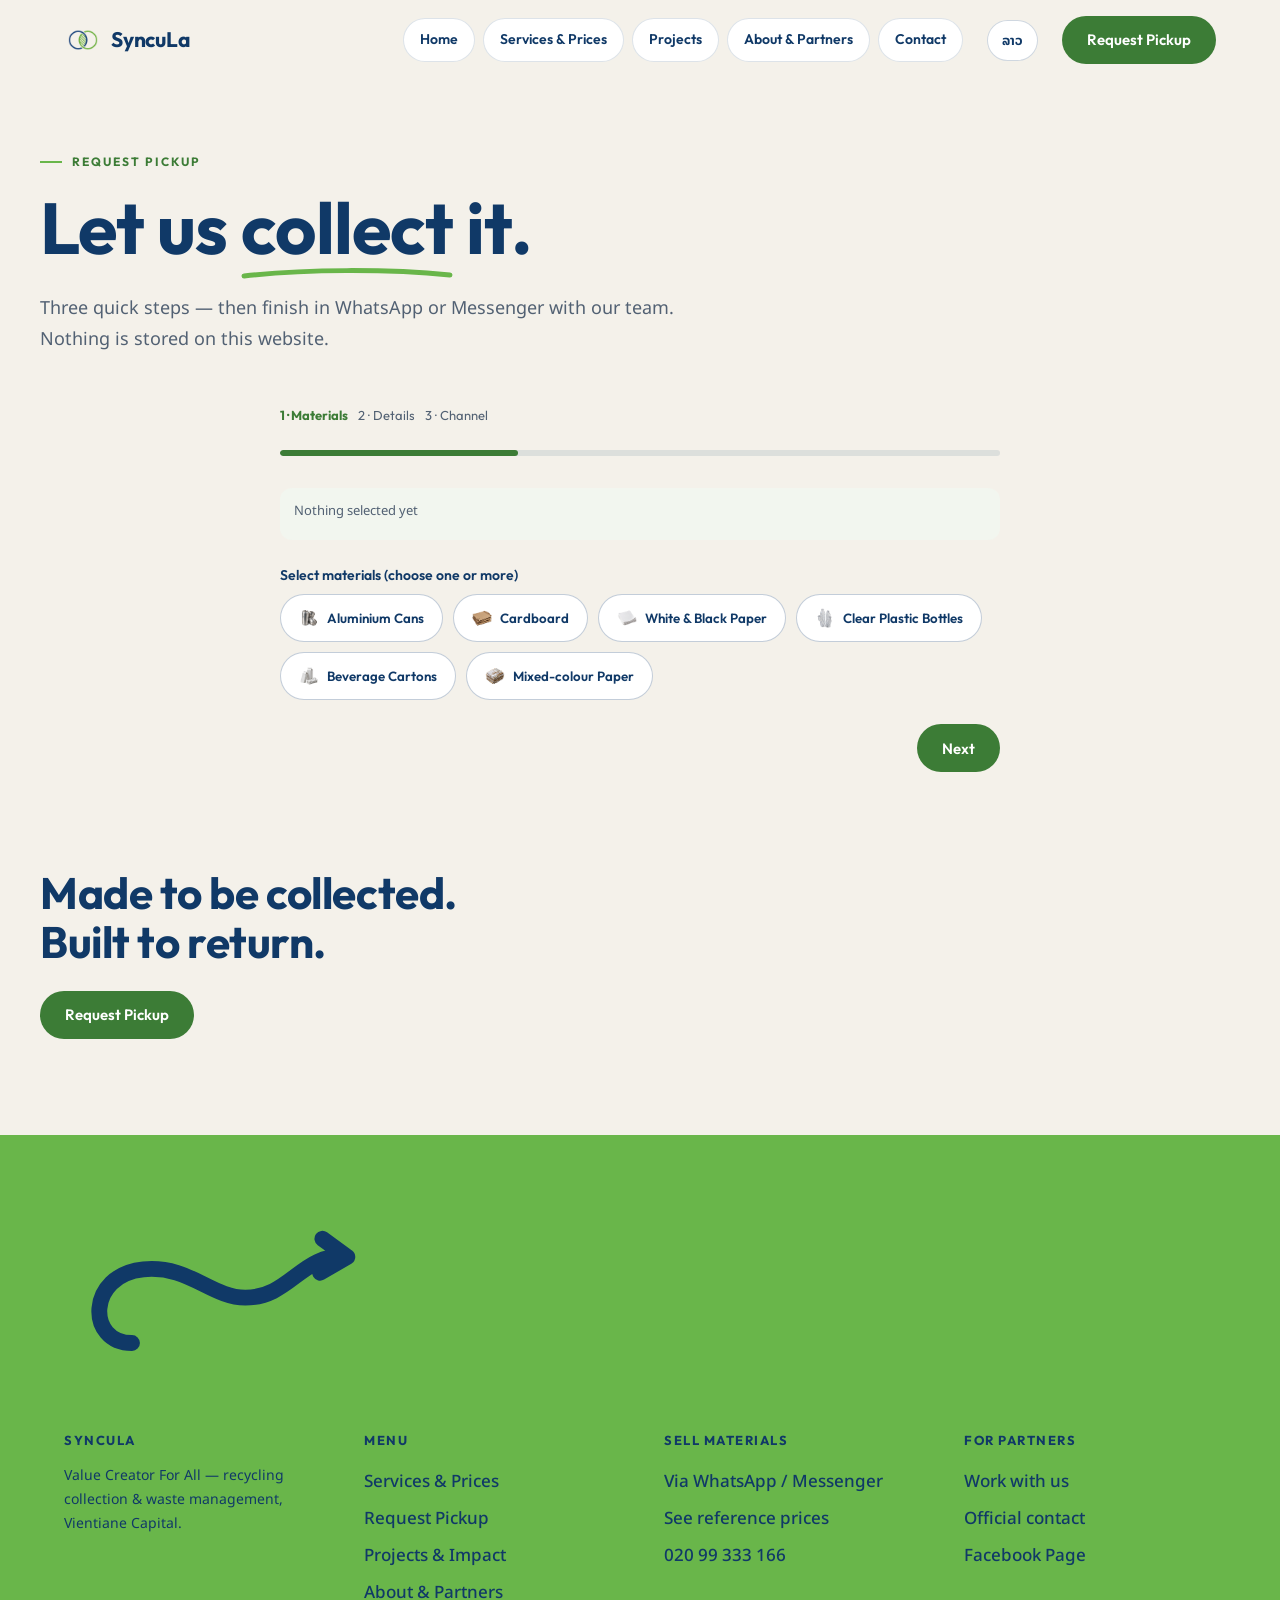
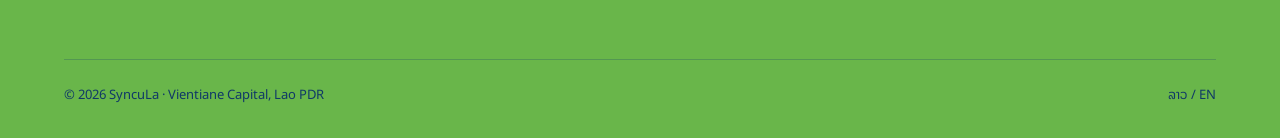
<file: pickup.html>
<!doctype html>
<html lang="en">
<head>
<meta charset="utf-8">
<meta name="viewport" content="width=device-width, initial-scale=1">
<meta name="color-scheme" content="light">
<title>Request Pickup · SyncuLa</title>
<link rel="icon" type="image/png" sizes="32x32" href="assets/logos/favicon-32.png">
<link rel="icon" type="image/png" sizes="512x512" href="assets/logos/favicon-512.png">
<link rel="apple-touch-icon" href="assets/logos/apple-touch-icon.png">
<meta property="og:type" content="website">
<meta property="og:site_name" content="SyncuLa">
<meta property="og:title" content="SyncuLa — Transforming Waste Into Value">
<meta property="og:description" content="Recycling collection and responsible waste management for businesses, institutions, and communities in Vientiane Capital. Value Creator For All.">
<meta property="og:image" content="https://bousamai-boutthavong.github.io/syncula-demo/assets/og-image.png">
<meta name="twitter:card" content="summary_large_image">
<meta name="description" content="SyncuLa — recycling collection and waste management in Vientiane Capital. Value Creator For All.">
<style>html{background:#F4F1EA}</style>
<link rel="preconnect" href="https://fonts.googleapis.com">
<link rel="preconnect" href="https://fonts.gstatic.com" crossorigin>
<link href="https://fonts.googleapis.com/css2?family=Outfit:wght@600;700&family=Noto+Sans+Lao:wght@400;600;700&family=Noto+Sans:wght@400;500;600;700&display=swap" rel="stylesheet">
<link rel="stylesheet" href="css/tokens.css?v=20260825f">
<link rel="stylesheet" href="css/main.css?v=20260825f">
</head>
<body>
<header class="site-header">
  <div class="bar">
    <a class="logo" href="index.html" aria-label="SyncuLa home"><img src="assets/logos/symbol.png" alt="" width="38" height="38"><span class="logotext">SyncuLa</span></a>
    <nav class="nav" aria-label="Main">
      <a href="index.html" data-lo="ໜ້າຫຼັກ">Home</a>
      <a href="services.html" data-lo="ບໍລິການ ແລະ ລາຄາ">Services &amp; Prices</a>
      <a href="projects.html" data-lo="ໂຄງການ">Projects</a>
      <a href="about.html" data-lo="ກ່ຽວກັບເຮົາ">About &amp; Partners</a>
      <a href="contact.html" data-lo="ຕິດຕໍ່">Contact</a>
    </nav>
    <button class="lang-toggle" type="button" aria-label="Switch language">ລາວ</button>
    <a class="btn btn-primary header-cta" href="pickup.html" data-lo="ນັດໄປຮັບເຄື່ອງ">Request Pickup</a>
    <button class="menu-btn" type="button" aria-expanded="false" data-lo="ເມນູ">Menu</button>
  </div>
  <nav class="mobile-nav" aria-label="Mobile">
    <a href="index.html" data-lo="ໜ້າຫຼັກ">Home</a>
    <a href="services.html" data-lo="ບໍລິການ ແລະ ລາຄາ">Services &amp; Prices</a>
    <a href="pickup.html" data-lo="ນັດໄປຮັບເຄື່ອງ">Request Pickup</a>
    <a href="projects.html" data-lo="ໂຄງການ">Projects</a>
    <a href="about.html" data-lo="ກ່ຽວກັບເຮົາ">About &amp; Partners</a>
    <a href="contact.html" data-lo="ຕິດຕໍ່">Contact</a>
  </nav>
</header>
<main>
<section class="page-hero wrap">
  <div class="eyebrow"><span data-lo="ນັດໄປຮັບເຄື່ອງ">Request pickup</span></div>
  <h1 data-lo="ໃຫ້ເຮົາໄປຮັບເຄື່ອງຂອງເຈົ້າ">Let us <span class="hl">collect<svg viewBox="0 0 200 12" preserveAspectRatio="none"><path d="M3 9 C 60 2 140 2 197 8"/></svg></span> it.</h1>
  <p class="lead" data-lo="3 ຂັ້ນຕອນສັ້ນໆ ແລ້ວຈົບກັບທີມງານຢູ່ WhatsApp ຫຼື Messenger ເວັບໄຊນີ້ບໍ່ເກັບຂໍ້ມູນຂອງທ່ານ">Three quick steps — then finish in WhatsApp or Messenger with our team. Nothing is stored on this website.</p>
</section>
<section class="wrap" style="padding-top:0" id="stepper">
  <div class="stepper">
    <div class="stepnav">
      <span class="on" data-lo="1 · ວັດສະດຸ">1 · Materials</span>
      <span data-lo="2 · ລາຍລະອຽດ">2 · Details</span>
      <span data-lo="3 · ຊ່ອງທາງ">3 · Channel</span>
    </div>
    <div class="progress"><div id="progressBar"></div></div>
    <div id="summary" class="summary-row" aria-live="polite"></div>

    <div class="spanel on" data-step="1">
      <div class="field" id="f-materials">
        <label data-lo="ເລືອກວັດສະດຸ (ເລືອກໄດ້ຫຼາຍອັນ)">Select materials (choose one or more)</label>
        <div class="chips" id="matChips"></div>
        <div class="err" data-lo="ກະລຸນາເລືອກຢ່າງໜ້ອຍ 1 ຢ່າງ">Please select at least one material.</div>
      </div>
      <div class="steprow"><span></span><button class="btn btn-primary" type="button" data-next data-lo="ຕໍ່ໄປ">Next</button></div>
    </div>

    <div class="spanel" data-step="2">
      <div class="field"><label for="volume" data-lo="ປະລິມານໂດຍປະມານ">Estimated volume</label>
        <select id="volume"><option value="" data-lo="ເລືອກ...">Select…</option></select>
        <div class="err" data-lo="ກະລຸນາເລືອກປະລິມານ">Please choose a volume range.</div></div>
      <div class="field"><label for="district" data-lo="ເມືອງ (ນະຄອນຫຼວງວຽງຈັນ)">District (Vientiane Capital)</label>
        <select id="district"><option value="" data-lo="ເລືອກ...">Select…</option></select>
        <div class="err" data-lo="ກະລຸນາເລືອກເມືອງ">Please choose your district.</div></div>
      <div class="field"><label for="ptime" data-lo="ເວລາທີ່ສະດວກ">Preferred time</label>
        <select id="ptime"><option value="" data-lo="ເລືອກ...">Select…</option></select>
        <div class="err" data-lo="ກະລຸນາເລືອກເວລາ">Please choose a time.</div></div>
      <div class="steprow"><button class="btn btn-ghost" type="button" data-back data-lo="ກັບຄືນ">Back</button><button class="btn btn-primary" type="button" data-next data-lo="ຕໍ່ໄປ">Next</button></div>
    </div>

    <div class="spanel" data-step="3">
      <p data-lo="ເປີດແຊັດທີ່ທ່ານສະດວກ ຄຳຂໍຖືກຕື່ມໃຫ້ລ່ວງໜ້າແລ້ວ ພຽງກົດສົ່ງ ທີມງານຈະຢືນຢັນເງື່ອນໄຂ ແລະ ນັດເວລາໄປຮັບເຄື່ອງ">Open your preferred chat — your request is pre-filled, just press send. Our team confirms conditions and schedules the pickup.</p>
      <div class="channel-btns">
        <a class="btn wa" id="waBtn" href="#" target="_blank" rel="noopener">WhatsApp</a>
        <a class="btn ms" id="msBtn" href="#" target="_blank" rel="noopener">Facebook Messenger</a>
      </div>
      <p class="tiny" style="margin-top:16px" data-lo="ຈຳນວນຂັ້ນຕ່ຳ ພື້ນທີ່ບໍລິການ ແລະ ການຈ່າຍເງິນ ທີມງານຈະຢືນຢັນໃນແຊັດ ເວັບໄຊນີ້ບໍ່ເກັບຂໍ້ມູນຂອງທ່ານ">Minimum quantity, coverage, and payment are confirmed by the team in chat. This site stores none of your details.</p>
      <div class="steprow"><button class="btn btn-ghost" type="button" data-back data-lo="ກັບຄືນ">Back</button><span></span></div>
    </div>
  </div>
</section>
</main>
<section class="closing wrap">
  <h2 class="reveal" data-lo="ສ້າງມາເພື່ອເກັບຄືນ">Made to be collected.<br>Built to return.</h2>
  <a class="btn btn-primary" href="pickup.html" data-lo="ນັດໄປຮັບເຄື່ອງ">Request Pickup</a>
</section>
<footer class="site-footer">
  <div class="wrap">
    <svg class="footer-glyph" viewBox="0 0 300 160" aria-hidden="true">
      <path data-draw d="M60 120 C 20 120 20 60 70 55 C 110 51 130 80 160 80 C 200 80 210 40 250 44 M250 44 l-22 -16 M250 44 l-24 14"/>
    </svg>
    <div class="grid">
      <div>
        <h4>SyncuLa</h4>
        <p style="max-width:240px;font-size:14px;margin:0" data-lo="ປ່ຽນຂີ້ເຫຍື້ອໃຫ້ເປັນມູນຄ່າ">Value Creator For All — recycling collection &amp; waste management, Vientiane Capital.</p>
      </div>
      <div>
        <h4 data-lo="ເມນູ">Menu</h4>
        <a href="services.html" data-lo="ບໍລິການ ແລະ ລາຄາ">Services &amp; Prices</a>
        <a href="pickup.html" data-lo="ນັດໄປຮັບເຄື່ອງ">Request Pickup</a>
        <a href="projects.html" data-lo="ໂຄງການ">Projects &amp; Impact</a>
        <a href="about.html" data-lo="ກ່ຽວກັບເຮົາ">About &amp; Partners</a>
      </div>
      <div>
        <h4 data-lo="ຂາຍເຄື່ອງ / ນັດໄປຮັບ">Sell materials</h4>
        <a href="pickup.html" data-lo="ຜ່ານ WhatsApp / Messenger">Via WhatsApp / Messenger</a>
        <a href="services.html#prices" data-lo="ເບິ່ງລາຄາອ້າງອີງ">See reference prices</a>
        <a href="tel:+8562099333166">020 99 333 166</a>
      </div>
      <div>
        <h4 data-lo="ອົງກອນ / ຄູ່ຮ່ວມມື">For partners</h4>
        <a href="about.html#partners" data-lo="ຮ່ວມມືກັບເຮົາ">Work with us</a>
        <a href="contact.html" data-lo="ຊ່ອງທາງຕິດຕໍ່ທາງການ">Official contact</a>
        <a href="https://www.facebook.com/profile.php?id=61584680962639" target="_blank" rel="noopener">Facebook Page</a>
      </div>
    </div>
    <div class="footnote">
      <span>© 2026 SyncuLa · Vientiane Capital, Lao PDR</span>
      <span data-lo="ພາສາລາວ / English">ລາວ / EN</span>
    </div>
  </div>
</footer>
<div class="mcta"><a class="btn btn-primary" href="pickup.html" data-lo="ນັດໄປຮັບເຄື່ອງ">Request Pickup</a></div>
<script src="js/data.js?v=20260825f"></script>
<script src="js/site.js?v=20260825f"></script>
</body>
</html>
</file>
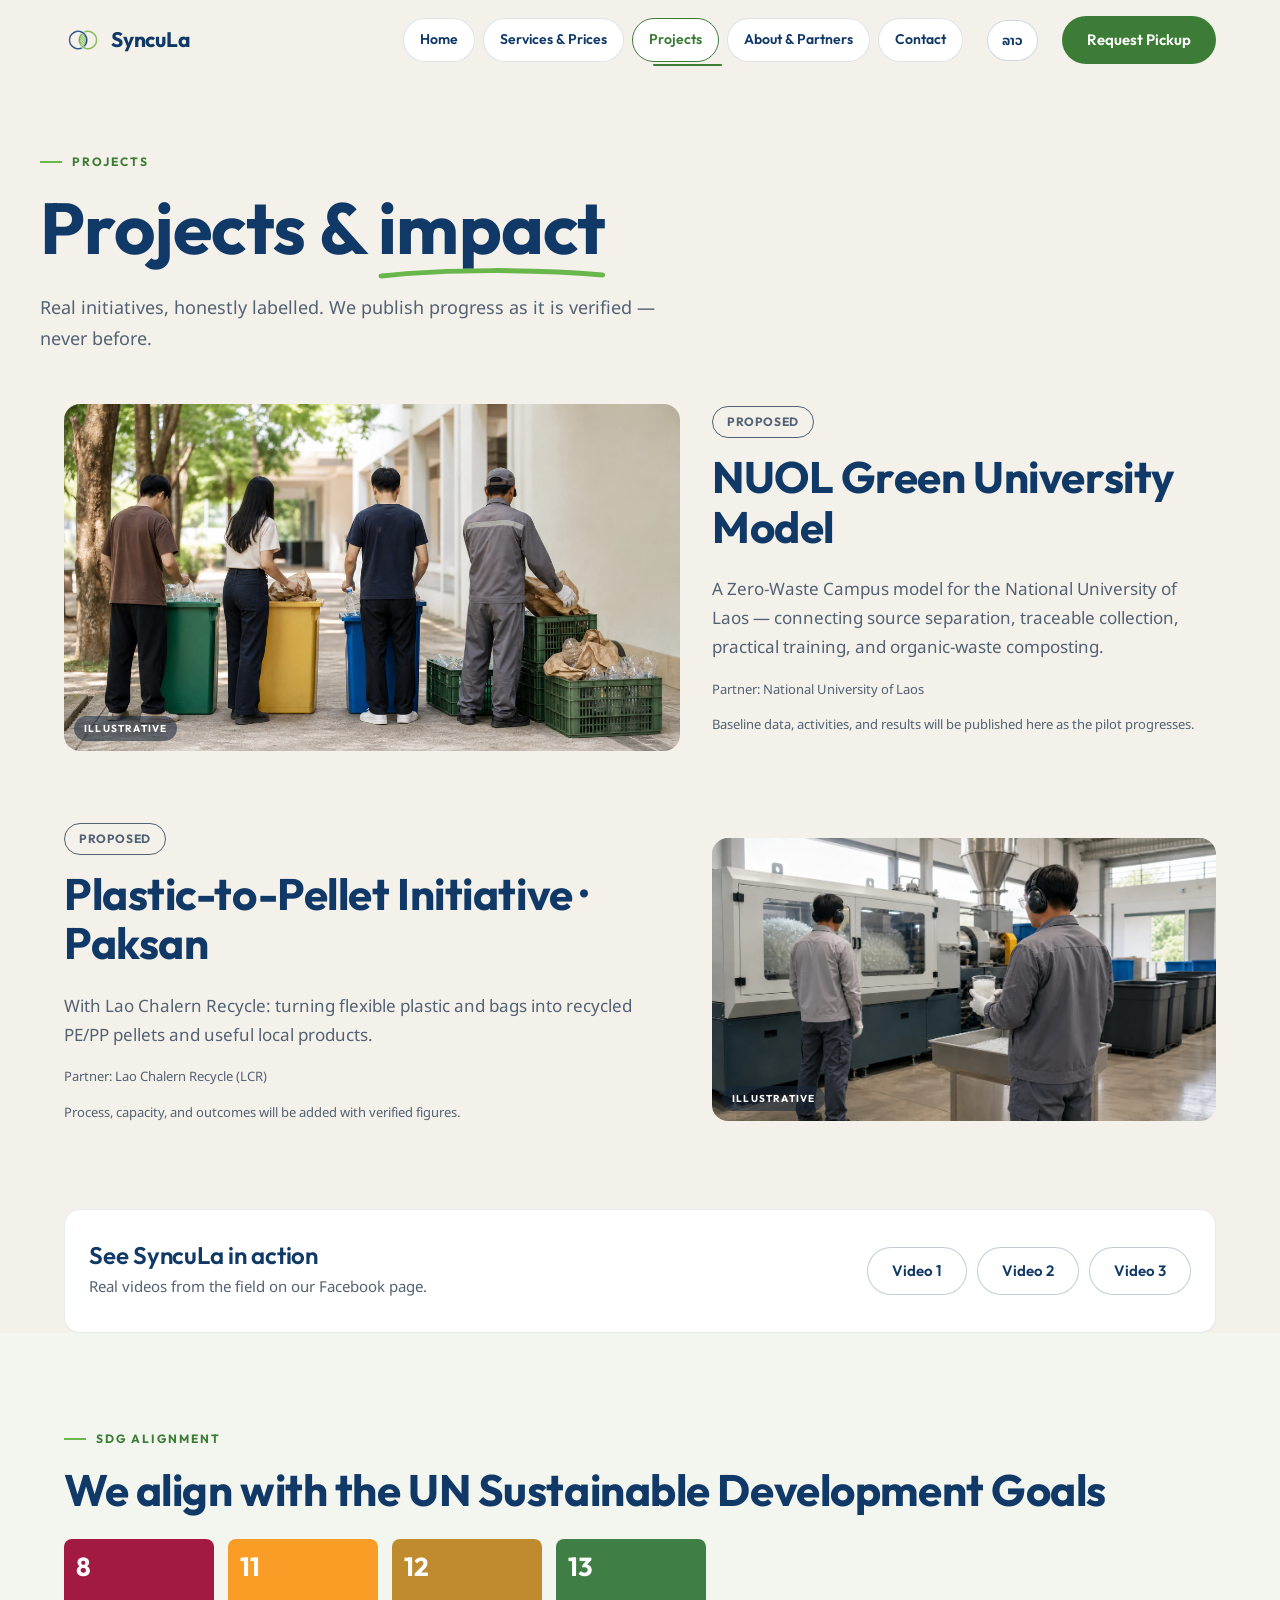
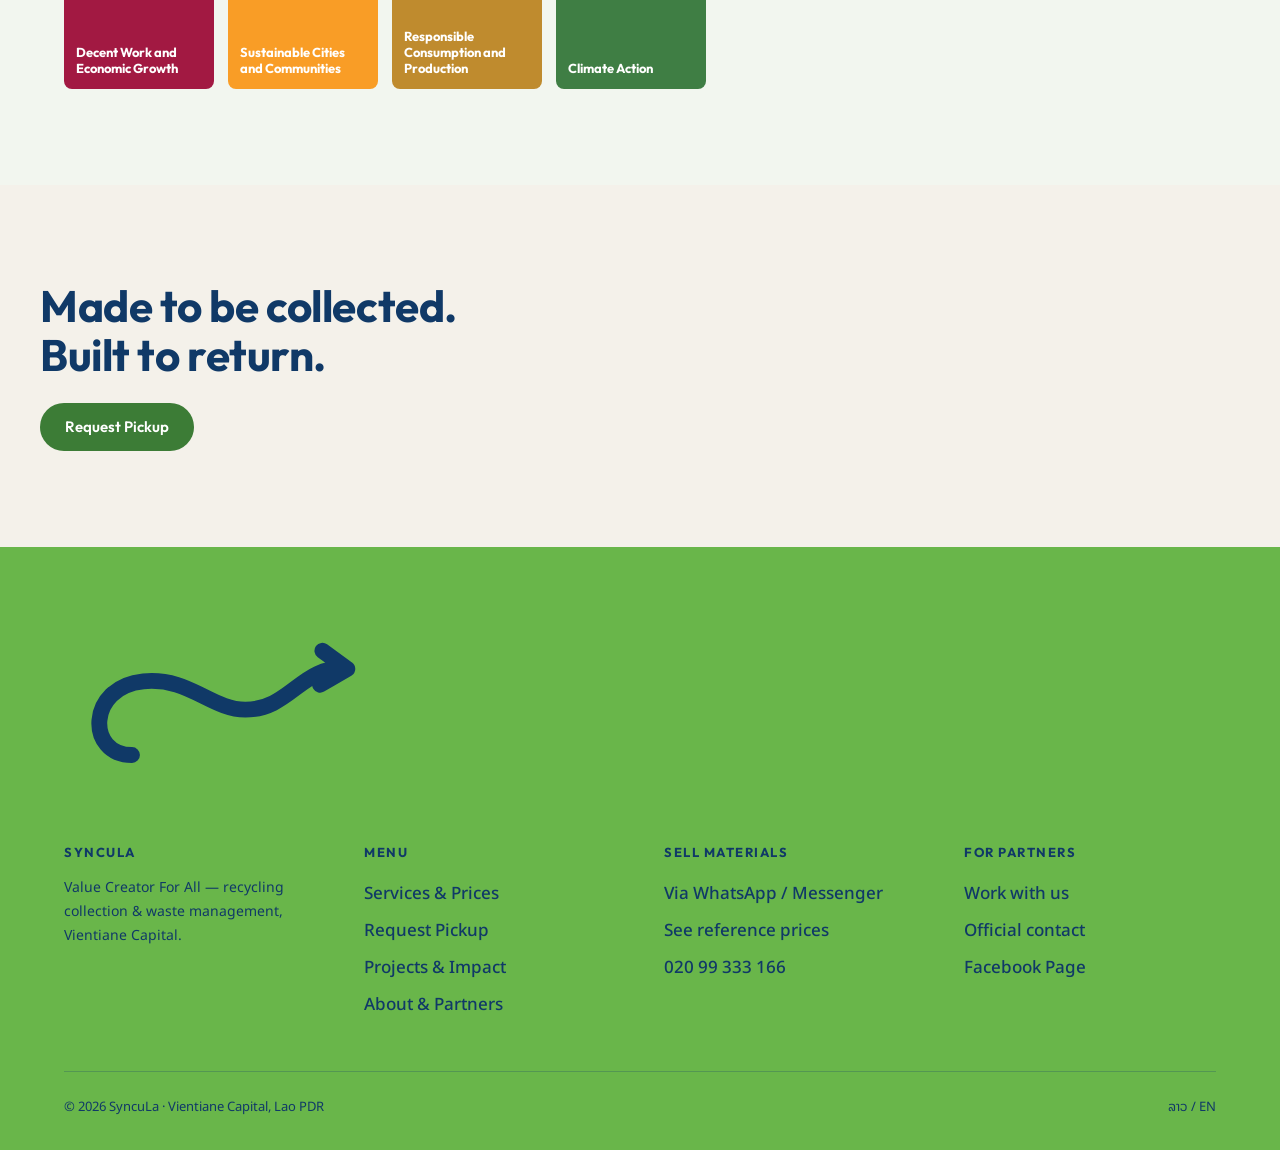
<file: projects.html>
<!doctype html>
<html lang="en">
<head>
<meta charset="utf-8">
<meta name="viewport" content="width=device-width, initial-scale=1">
<meta name="color-scheme" content="light">
<title>Projects & Impact · SyncuLa</title>
<link rel="icon" type="image/png" sizes="32x32" href="assets/logos/favicon-32.png">
<link rel="icon" type="image/png" sizes="512x512" href="assets/logos/favicon-512.png">
<link rel="apple-touch-icon" href="assets/logos/apple-touch-icon.png">
<meta property="og:type" content="website">
<meta property="og:site_name" content="SyncuLa">
<meta property="og:title" content="SyncuLa — Transforming Waste Into Value">
<meta property="og:description" content="Recycling collection and responsible waste management for businesses, institutions, and communities in Vientiane Capital. Value Creator For All.">
<meta property="og:image" content="https://bousamai-boutthavong.github.io/syncula-demo/assets/og-image.png">
<meta name="twitter:card" content="summary_large_image">
<meta name="description" content="SyncuLa — recycling collection and waste management in Vientiane Capital. Value Creator For All.">
<style>html{background:#F4F1EA}</style>
<link rel="preconnect" href="https://fonts.googleapis.com">
<link rel="preconnect" href="https://fonts.gstatic.com" crossorigin>
<link href="https://fonts.googleapis.com/css2?family=Outfit:wght@600;700&family=Noto+Sans+Lao:wght@400;600;700&family=Noto+Sans:wght@400;500;600;700&display=swap" rel="stylesheet">
<link rel="stylesheet" href="css/tokens.css?v=20260825f">
<link rel="stylesheet" href="css/main.css?v=20260825f">
</head>
<body>
<header class="site-header">
  <div class="bar">
    <a class="logo" href="index.html" aria-label="SyncuLa home"><img src="assets/logos/symbol.png" alt="" width="38" height="38"><span class="logotext">SyncuLa</span></a>
    <nav class="nav" aria-label="Main">
      <a href="index.html" data-lo="ໜ້າຫຼັກ">Home</a>
      <a href="services.html" data-lo="ບໍລິການ ແລະ ລາຄາ">Services &amp; Prices</a>
      <a href="projects.html" aria-current="page" data-lo="ໂຄງການ">Projects</a>
      <a href="about.html" data-lo="ກ່ຽວກັບເຮົາ">About &amp; Partners</a>
      <a href="contact.html" data-lo="ຕິດຕໍ່">Contact</a>
    </nav>
    <button class="lang-toggle" type="button" aria-label="Switch language">ລາວ</button>
    <a class="btn btn-primary header-cta" href="pickup.html" data-lo="ນັດໄປຮັບເຄື່ອງ">Request Pickup</a>
    <button class="menu-btn" type="button" aria-expanded="false" data-lo="ເມນູ">Menu</button>
  </div>
  <nav class="mobile-nav" aria-label="Mobile">
    <a href="index.html" data-lo="ໜ້າຫຼັກ">Home</a>
    <a href="services.html" data-lo="ບໍລິການ ແລະ ລາຄາ">Services &amp; Prices</a>
    <a href="pickup.html" data-lo="ນັດໄປຮັບເຄື່ອງ">Request Pickup</a>
    <a href="projects.html" data-lo="ໂຄງການ">Projects</a>
    <a href="about.html" data-lo="ກ່ຽວກັບເຮົາ">About &amp; Partners</a>
    <a href="contact.html" data-lo="ຕິດຕໍ່">Contact</a>
  </nav>
</header>
<main>
<section class="page-hero wrap">
  <div class="eyebrow"><span data-lo="ໂຄງການ">Projects</span></div>
  <h1 data-lo="ໂຄງການ ແລະ ຜົນກະທົບ">Projects &amp; <span class="hl">impact<svg viewBox="0 0 200 12" preserveAspectRatio="none"><path d="M3 9 C 60 2 140 2 197 8"/></svg></span></h1>
  <p class="lead" data-lo="ໂຄງການຈິງ ຕິດປ້າຍສະຖານະຕາມຈິງ ພວກເຮົາເຜີຍແຜ່ຄວາມຄືບໜ້າເມື່ອພິສູດໄດ້ແລ້ວເທົ່ານັ້ນ">Real initiatives, honestly labelled. We publish progress as it is verified — never before.</p>
</section>
<section class="wrap" style="padding-top:0">
  <article class="project reveal">
    <div class="pimg"><span class="ill-tag" data-lo="ພາບປະກອບ">Illustrative</span><img src="assets/photos/project_nuol.webp" alt="NUOL Green University"></div>
    <div>
      <span class="badge badge-proposed" data-lo="ສະເໜີ">Proposed</span>
      <h2 style="margin-top:14px" data-lo="ມະຫາວິທະຍາໄລສີຂຽວ NUOL">NUOL Green University Model</h2>
      <p data-lo="ຮູບແບບມະຫາວິທະຍາໄລປອດຂີ້ເຫຍື້ອສຳລັບມະຫາວິທະຍາໄລແຫ່ງຊາດລາວ ເຊື່ອມການແຍກຕັ້ງແຕ່ຕົ້ນທາງ ການເກັບທີ່ຕິດຕາມໄດ້ ການຝຶກອົບຮົມພາກປະຕິບັດ ແລະ ການໝັກຝຸ່ນຊີວະພາບ">A Zero-Waste Campus model for the National University of Laos — connecting source separation, traceable collection, practical training, and organic-waste composting.</p>
      <p class="ptag" data-lo="ຄູ່ຮ່ວມມື">Partner: National University of Laos</p>
      <p class="tiny" data-lo="ຂໍ້ມູນຕັ້ງຕົ້ນ ກິດຈະກຳ ແລະ ຜົນໄດ້ຮັບ ຈະເຜີຍແຜ່ຢູ່ນີ້ຕາມຄວາມຄືບໜ້າຂອງໂຄງການນຳຮ່ອງ">Baseline data, activities, and results will be published here as the pilot progresses.</p>
    </div>
  </article>
  <article class="project flip reveal">
    <div class="pimg"><span class="ill-tag" data-lo="ພາບປະກອບ">Illustrative</span><img src="assets/photos/project_paksan.webp" alt="Plastic-to-Pellet Paksan"></div>
    <div>
      <span class="badge badge-proposed" data-lo="ສະເໜີ">Proposed</span>
      <h2 style="margin-top:14px" data-lo="ພລາສຕິກເປັນເມັດ · ປາກຊັນ">Plastic-to-Pellet Initiative · Paksan</h2>
      <p data-lo="ຮ່ວມກັບ Lao Chalern Recycle ປ່ຽນພລາສຕິກອ່ອນ ແລະ ຖົງພລາສຕິກ ໃຫ້ເປັນເມັດ PE/PP ຣີໄຊເຄິນ ແລະ ຜະລິດຕະພັນທ້ອງຖິ່ນທີ່ໃຊ້ໄດ້ຈິງ">With Lao Chalern Recycle: turning flexible plastic and bags into recycled PE/PP pellets and useful local products.</p>
      <p class="ptag" data-lo="ຄູ່ຮ່ວມມື">Partner: Lao Chalern Recycle (LCR)</p>
      <p class="tiny" data-lo="ຂັ້ນຕອນ ກຳລັງການຜະລິດ ແລະ ຜົນໄດ້ຮັບ ຈະເພີ່ມເຂົ້າພ້ອມຕົວເລກທີ່ພິສູດແລ້ວ">Process, capacity, and outcomes will be added with verified figures.</p>
    </div>
  </article>
</section>
<section class="wrap" id="impactStrip" style="padding-top:0">
  <div class="impact"><div class="stats" id="impactStats"></div></div>
</section>
<section class="wrap" style="padding-top:0">
  <div class="card reveal" style="display:flex;flex-wrap:wrap;gap:16px;align-items:center;justify-content:space-between">
    <div><h3 style="margin:0" data-lo="ເບິ່ງ SyncuLa ເຮັດວຽກຈິງ">See SyncuLa in action</h3>
    <p style="margin:6px 0 0;color:var(--slate);font-size:15px" data-lo="ວິດີໂອຈາກໜ້າງານຈິງ ຢູ່ເພຈ Facebook ຂອງເຮົາ">Real videos from the field on our Facebook page.</p></div>
    <div style="display:flex;gap:10px;flex-wrap:wrap">
      <a class="btn btn-ghost" href="https://www.facebook.com/share/r/1DkT2fqxjV/" target="_blank" rel="noopener" data-lo="ວິດີໂອ 1">Video 1</a>
      <a class="btn btn-ghost" href="https://www.facebook.com/share/r/1GFF3UmowQ/" target="_blank" rel="noopener" data-lo="ວິດີໂອ 2">Video 2</a>
      <a class="btn btn-ghost" href="https://www.facebook.com/share/v/1BpaAypyxo/" target="_blank" rel="noopener" data-lo="ວິດີໂອ 3">Video 3</a>
    </div>
  </div>
</section>
<section class="section-mist">
  <div class="wrap">
    <div class="eyebrow reveal"><span data-lo="ເປົ້າໝາຍ SDGs">SDG alignment</span></div>
    <h2 class="reveal" data-lo="ພວກເຮົາດຳເນີນງານສອດຄ່ອງກັບເປົ້າໝາຍການພັດທະນາແບບຍືນຍົງຂອງສະຫະປະຊາຊາດ">We align with the UN Sustainable Development Goals</h2>
    <div class="sdg">
      <a class="n8 reveal" href="https://sdgs.un.org/goals/goal8" target="_blank" rel="noopener"><span class="num">8</span><span>Decent Work and Economic Growth</span></a>
      <a class="n11 reveal" href="https://sdgs.un.org/goals/goal11" target="_blank" rel="noopener"><span class="num">11</span><span>Sustainable Cities and Communities</span></a>
      <a class="n12 reveal" href="https://sdgs.un.org/goals/goal12" target="_blank" rel="noopener"><span class="num">12</span><span>Responsible Consumption and Production</span></a>
      <a class="n13 reveal" href="https://sdgs.un.org/goals/goal13" target="_blank" rel="noopener"><span class="num">13</span><span>Climate Action</span></a>
    </div>
  </div>
</section>
</main>
<section class="closing wrap">
  <h2 class="reveal" data-lo="ສ້າງມາເພື່ອເກັບຄືນ">Made to be collected.<br>Built to return.</h2>
  <a class="btn btn-primary" href="pickup.html" data-lo="ນັດໄປຮັບເຄື່ອງ">Request Pickup</a>
</section>
<footer class="site-footer">
  <div class="wrap">
    <svg class="footer-glyph" viewBox="0 0 300 160" aria-hidden="true">
      <path data-draw d="M60 120 C 20 120 20 60 70 55 C 110 51 130 80 160 80 C 200 80 210 40 250 44 M250 44 l-22 -16 M250 44 l-24 14"/>
    </svg>
    <div class="grid">
      <div>
        <h4>SyncuLa</h4>
        <p style="max-width:240px;font-size:14px;margin:0" data-lo="ປ່ຽນຂີ້ເຫຍື້ອໃຫ້ເປັນມູນຄ່າ">Value Creator For All — recycling collection &amp; waste management, Vientiane Capital.</p>
      </div>
      <div>
        <h4 data-lo="ເມນູ">Menu</h4>
        <a href="services.html" data-lo="ບໍລິການ ແລະ ລາຄາ">Services &amp; Prices</a>
        <a href="pickup.html" data-lo="ນັດໄປຮັບເຄື່ອງ">Request Pickup</a>
        <a href="projects.html" data-lo="ໂຄງການ">Projects &amp; Impact</a>
        <a href="about.html" data-lo="ກ່ຽວກັບເຮົາ">About &amp; Partners</a>
      </div>
      <div>
        <h4 data-lo="ຂາຍເຄື່ອງ / ນັດໄປຮັບ">Sell materials</h4>
        <a href="pickup.html" data-lo="ຜ່ານ WhatsApp / Messenger">Via WhatsApp / Messenger</a>
        <a href="services.html#prices" data-lo="ເບິ່ງລາຄາອ້າງອີງ">See reference prices</a>
        <a href="tel:+8562099333166">020 99 333 166</a>
      </div>
      <div>
        <h4 data-lo="ອົງກອນ / ຄູ່ຮ່ວມມື">For partners</h4>
        <a href="about.html#partners" data-lo="ຮ່ວມມືກັບເຮົາ">Work with us</a>
        <a href="contact.html" data-lo="ຊ່ອງທາງຕິດຕໍ່ທາງການ">Official contact</a>
        <a href="https://www.facebook.com/profile.php?id=61584680962639" target="_blank" rel="noopener">Facebook Page</a>
      </div>
    </div>
    <div class="footnote">
      <span>© 2026 SyncuLa · Vientiane Capital, Lao PDR</span>
      <span data-lo="ພາສາລາວ / English">ລາວ / EN</span>
    </div>
  </div>
</footer>
<div class="mcta"><a class="btn btn-primary" href="pickup.html" data-lo="ນັດໄປຮັບເຄື່ອງ">Request Pickup</a></div>
<script src="js/data.js?v=20260825f"></script>
<script src="js/site.js?v=20260825f"></script>
</body>
</html>
</file>
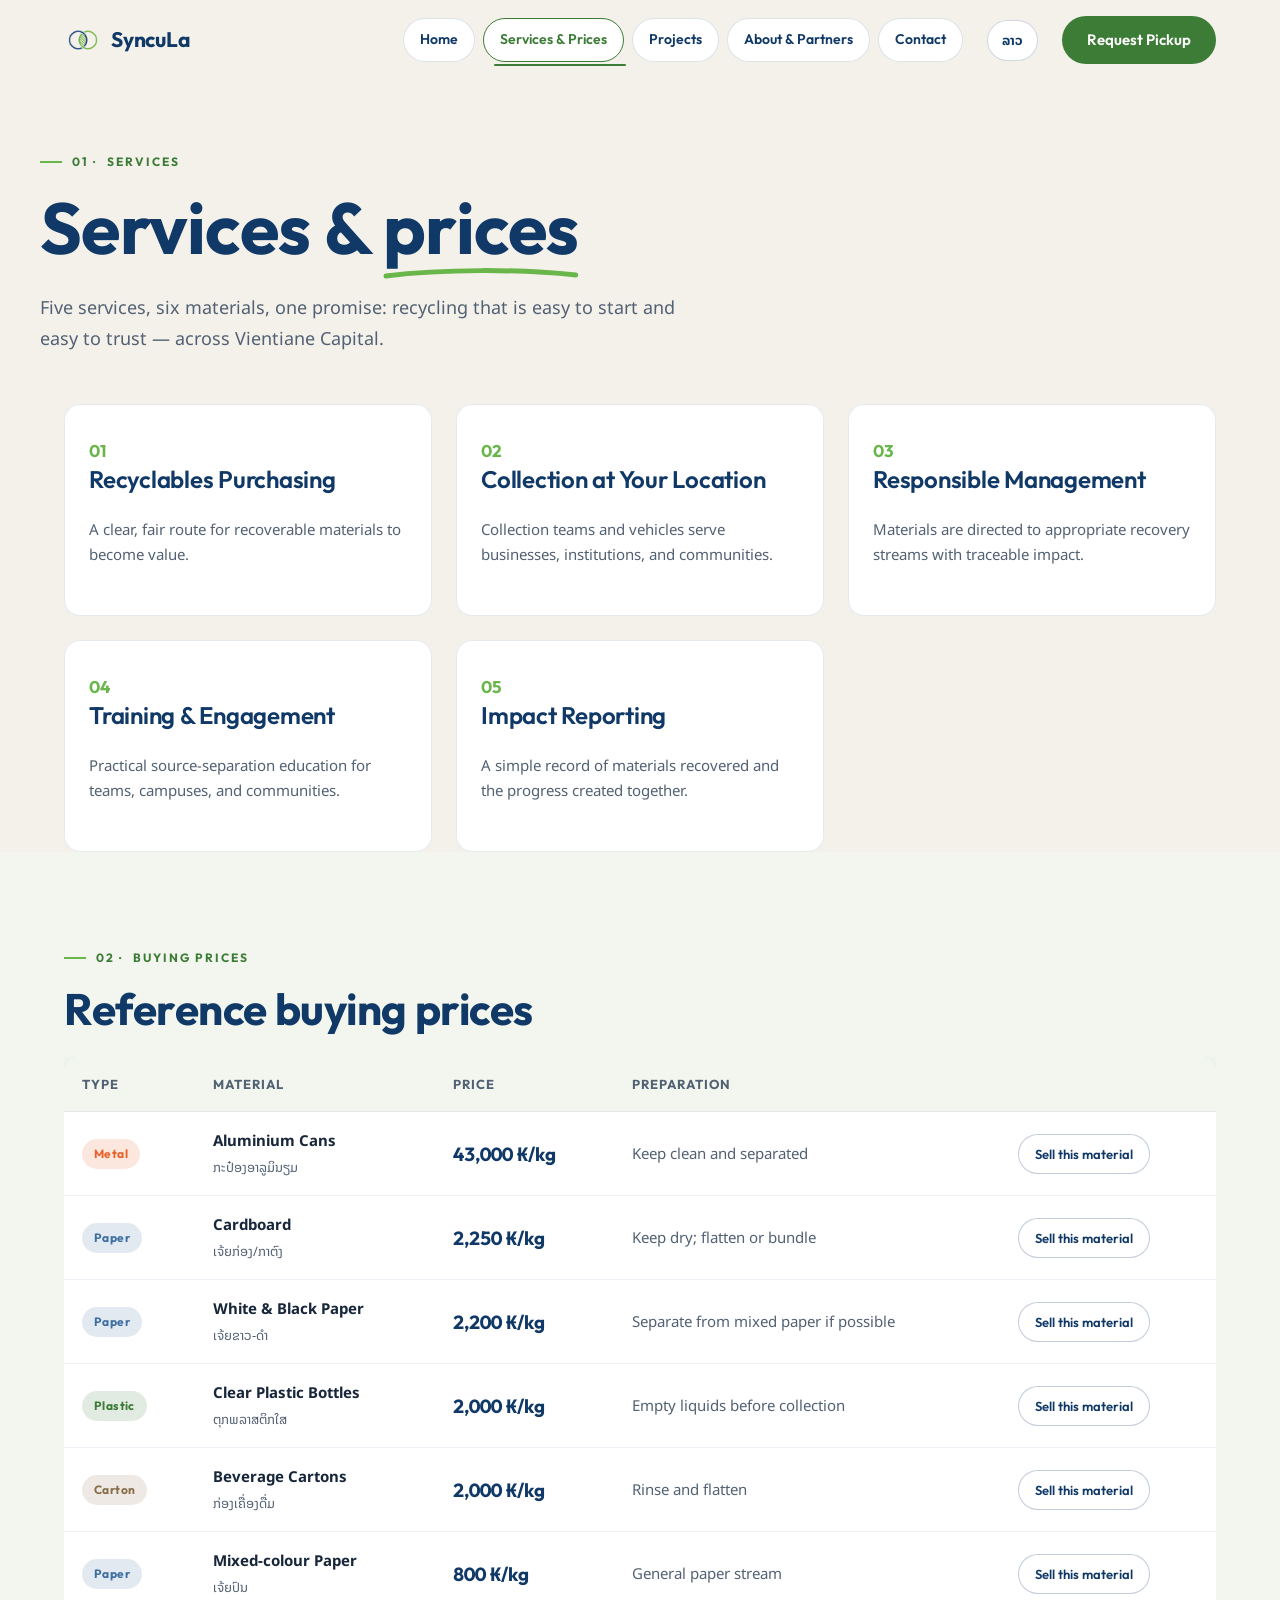
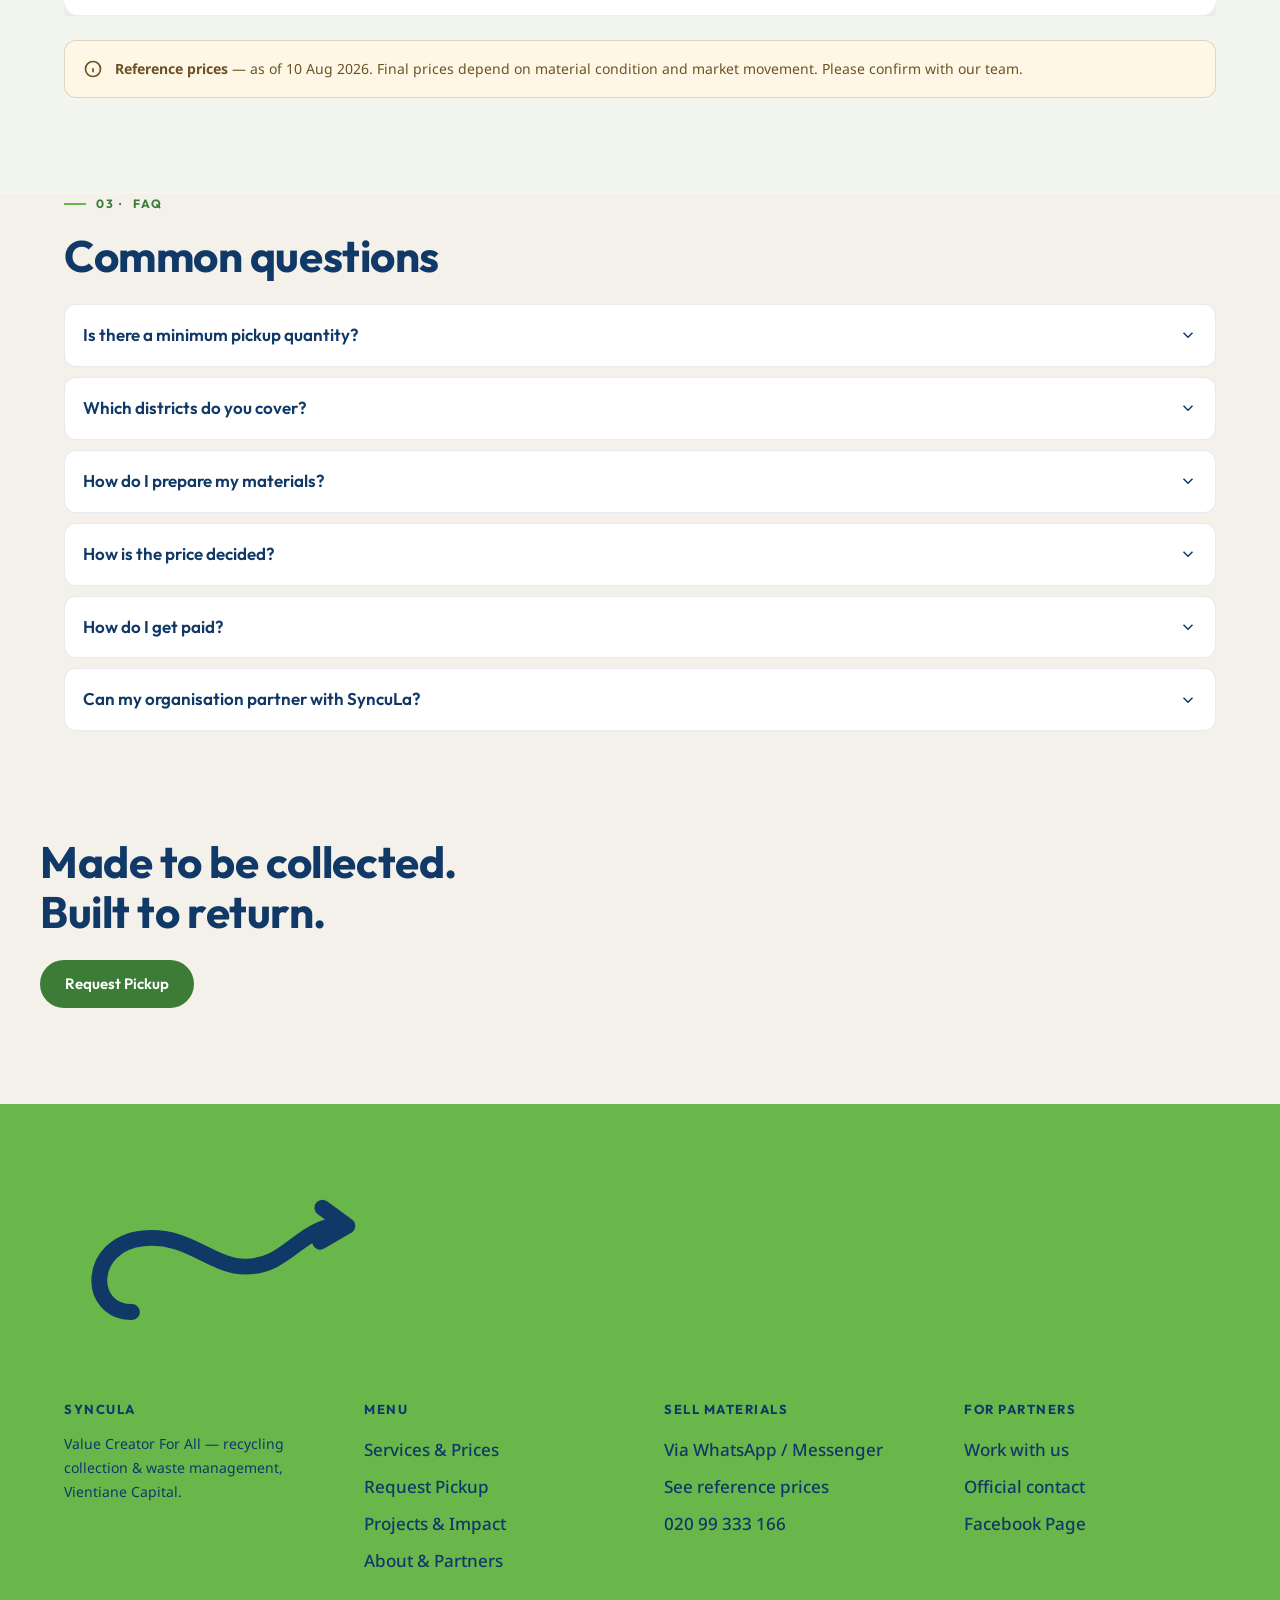
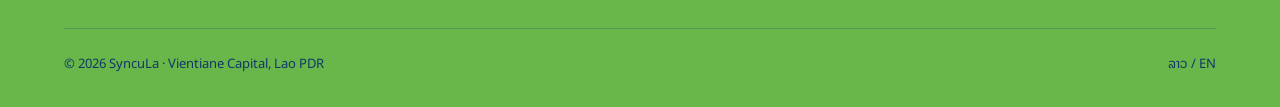
<file: services.html>
<!doctype html>
<html lang="en">
<head>
<meta charset="utf-8">
<meta name="viewport" content="width=device-width, initial-scale=1">
<meta name="color-scheme" content="light">
<title>Services & Prices · SyncuLa</title>
<link rel="icon" type="image/png" sizes="32x32" href="assets/logos/favicon-32.png">
<link rel="icon" type="image/png" sizes="512x512" href="assets/logos/favicon-512.png">
<link rel="apple-touch-icon" href="assets/logos/apple-touch-icon.png">
<meta property="og:type" content="website">
<meta property="og:site_name" content="SyncuLa">
<meta property="og:title" content="SyncuLa — Transforming Waste Into Value">
<meta property="og:description" content="Recycling collection and responsible waste management for businesses, institutions, and communities in Vientiane Capital. Value Creator For All.">
<meta property="og:image" content="https://bousamai-boutthavong.github.io/syncula-demo/assets/og-image.png">
<meta name="twitter:card" content="summary_large_image">
<meta name="description" content="SyncuLa — recycling collection and waste management in Vientiane Capital. Value Creator For All.">
<style>html{background:#F4F1EA}</style>
<link rel="preconnect" href="https://fonts.googleapis.com">
<link rel="preconnect" href="https://fonts.gstatic.com" crossorigin>
<link href="https://fonts.googleapis.com/css2?family=Outfit:wght@600;700&family=Noto+Sans+Lao:wght@400;600;700&family=Noto+Sans:wght@400;500;600;700&display=swap" rel="stylesheet">
<link rel="stylesheet" href="css/tokens.css?v=20260825f">
<link rel="stylesheet" href="css/main.css?v=20260825f">
</head>
<body>
<header class="site-header">
  <div class="bar">
    <a class="logo" href="index.html" aria-label="SyncuLa home"><img src="assets/logos/symbol.png" alt="" width="38" height="38"><span class="logotext">SyncuLa</span></a>
    <nav class="nav" aria-label="Main">
      <a href="index.html" data-lo="ໜ້າຫຼັກ">Home</a>
      <a href="services.html" aria-current="page" data-lo="ບໍລິການ ແລະ ລາຄາ">Services &amp; Prices</a>
      <a href="projects.html" data-lo="ໂຄງການ">Projects</a>
      <a href="about.html" data-lo="ກ່ຽວກັບເຮົາ">About &amp; Partners</a>
      <a href="contact.html" data-lo="ຕິດຕໍ່">Contact</a>
    </nav>
    <button class="lang-toggle" type="button" aria-label="Switch language">ລາວ</button>
    <a class="btn btn-primary header-cta" href="pickup.html" data-lo="ນັດໄປຮັບເຄື່ອງ">Request Pickup</a>
    <button class="menu-btn" type="button" aria-expanded="false" data-lo="ເມນູ">Menu</button>
  </div>
  <nav class="mobile-nav" aria-label="Mobile">
    <a href="index.html" data-lo="ໜ້າຫຼັກ">Home</a>
    <a href="services.html" data-lo="ບໍລິການ ແລະ ລາຄາ">Services &amp; Prices</a>
    <a href="pickup.html" data-lo="ນັດໄປຮັບເຄື່ອງ">Request Pickup</a>
    <a href="projects.html" data-lo="ໂຄງການ">Projects</a>
    <a href="about.html" data-lo="ກ່ຽວກັບເຮົາ">About &amp; Partners</a>
    <a href="contact.html" data-lo="ຕິດຕໍ່">Contact</a>
  </nav>
</header>
<main>
<section class="page-hero wrap">
  <div class="eyebrow">01 · <span data-lo="ບໍລິການ">Services</span></div>
  <h1 data-lo="ບໍລິການ ແລະ ລາຄາ">Services &amp; <span class="hl">prices<svg viewBox="0 0 200 12" preserveAspectRatio="none"><path d="M3 9 C 60 2 140 2 197 8"/></svg></span></h1>
  <p class="lead" data-lo="5 ບໍລິການ 6 ວັດສະດຸ ໜຶ່ງຄຳໝັ້ນສັນຍາ: ການຣີໄຊເຄິນທີ່ເລີ່ມງ່າຍ ແລະ ເຊື່ອຖືໄດ້ ທົ່ວນະຄອນຫຼວງວຽງຈັນ">Five services, six materials, one promise: recycling that is easy to start and easy to trust — across Vientiane Capital.</p>
</section>
<section class="wrap" style="padding-top:0">
  <div class="cards c3"><div class="card reveal"><div class="cnum">01</div><h3 data-lo="ຮັບຊື້ເຄື່ອງຣີໄຊເຄິນ">Recyclables Purchasing</h3><p>A clear, fair route for recoverable materials to become value.</p></div>
<div class="card reveal"><div class="cnum">02</div><h3 data-lo="ໄປຮັບເຖິງບ່ອນ">Collection at Your Location</h3><p>Collection teams and vehicles serve businesses, institutions, and communities.</p></div>
<div class="card reveal"><div class="cnum">03</div><h3 data-lo="ຈັດການຢ່າງຮັບຜິດຊອບ">Responsible Management</h3><p>Materials are directed to appropriate recovery streams with traceable impact.</p></div>
<div class="card reveal"><div class="cnum">04</div><h3 data-lo="ຝຶກອົບຮົມ">Training &amp; Engagement</h3><p>Practical source-separation education for teams, campuses, and communities.</p></div>
<div class="card reveal"><div class="cnum">05</div><h3 data-lo="ລາຍງານຜົນ">Impact Reporting</h3><p>A simple record of materials recovered and the progress created together.</p></div></div>
</section>
<section class="section-mist" id="prices">
  <div class="wrap">
    <div class="eyebrow reveal">02 · <span data-lo="ລາຄາຮັບຊື້">Buying prices</span></div>
    <h2 class="reveal" data-lo="ລາຄາອ້າງອີງ">Reference buying prices</h2>
    <div style="overflow-x:auto">
    <table class="price-table reveal">
      <thead><tr><th data-lo="ປະເພດ">Type</th><th data-lo="ວັດສະດຸ">Material</th><th data-lo="ລາຄາ">Price</th><th data-lo="ການກຽມ">Preparation</th><th></th></tr></thead>
      <tbody><tr>
  <td><span class="pill pill-metal" data-lo="ໂລຫະ">Metal</span></td>
  <td><strong>Aluminium Cans</strong><br><span class="tiny">ກະປ໋ອງອາລູມິນຽມ</span></td>
  <td class="pnum"><span data-price-of="alu">…</span> ₭/kg</td>
  <td class="tiny" id="prep-alu"></td>
  <td><a class="btn btn-ghost" style="min-height:40px;padding:6px 16px;font-size:13px" href="pickup.html" data-select-material="alu" data-lo="ຂາຍວັດສະດຸນີ້">Sell this material</a></td>
</tr>
<tr>
  <td><span class="pill pill-paper" data-lo="ເຈ້ຍ">Paper</span></td>
  <td><strong>Cardboard</strong><br><span class="tiny">ເຈ້ຍກ່ອງ/ກາຕົງ</span></td>
  <td class="pnum"><span data-price-of="cardboard">…</span> ₭/kg</td>
  <td class="tiny" id="prep-cardboard"></td>
  <td><a class="btn btn-ghost" style="min-height:40px;padding:6px 16px;font-size:13px" href="pickup.html" data-select-material="cardboard" data-lo="ຂາຍວັດສະດຸນີ້">Sell this material</a></td>
</tr>
<tr>
  <td><span class="pill pill-paper" data-lo="ເຈ້ຍ">Paper</span></td>
  <td><strong>White &amp; Black Paper</strong><br><span class="tiny">ເຈ້ຍຂາວ-ດຳ</span></td>
  <td class="pnum"><span data-price-of="paper">…</span> ₭/kg</td>
  <td class="tiny" id="prep-paper"></td>
  <td><a class="btn btn-ghost" style="min-height:40px;padding:6px 16px;font-size:13px" href="pickup.html" data-select-material="paper" data-lo="ຂາຍວັດສະດຸນີ້">Sell this material</a></td>
</tr>
<tr>
  <td><span class="pill pill-plastic" data-lo="ພລາສຕິກ">Plastic</span></td>
  <td><strong>Clear Plastic Bottles</strong><br><span class="tiny">ຕຸກພລາສຕິກໃສ</span></td>
  <td class="pnum"><span data-price-of="pet">…</span> ₭/kg</td>
  <td class="tiny" id="prep-pet"></td>
  <td><a class="btn btn-ghost" style="min-height:40px;padding:6px 16px;font-size:13px" href="pickup.html" data-select-material="pet" data-lo="ຂາຍວັດສະດຸນີ້">Sell this material</a></td>
</tr>
<tr>
  <td><span class="pill pill-carton" data-lo="ກ່ອງ">Carton</span></td>
  <td><strong>Beverage Cartons</strong><br><span class="tiny">ກ່ອງເຄື່ອງດື່ມ</span></td>
  <td class="pnum"><span data-price-of="carton">…</span> ₭/kg</td>
  <td class="tiny" id="prep-carton"></td>
  <td><a class="btn btn-ghost" style="min-height:40px;padding:6px 16px;font-size:13px" href="pickup.html" data-select-material="carton" data-lo="ຂາຍວັດສະດຸນີ້">Sell this material</a></td>
</tr>
<tr>
  <td><span class="pill pill-paper" data-lo="ເຈ້ຍ">Paper</span></td>
  <td><strong>Mixed-colour Paper</strong><br><span class="tiny">ເຈ້ຍປົນ</span></td>
  <td class="pnum"><span data-price-of="mixed">…</span> ₭/kg</td>
  <td class="tiny" id="prep-mixed"></td>
  <td><a class="btn btn-ghost" style="min-height:40px;padding:6px 16px;font-size:13px" href="pickup.html" data-select-material="mixed" data-lo="ຂາຍວັດສະດຸນີ້">Sell this material</a></td>
</tr></tbody>
    </table>
    </div>
    <div class="disclaimer reveal"><svg viewBox="0 0 24 24" fill="none" stroke="currentColor" stroke-width="2"><circle cx="12" cy="12" r="9"/><path d="M12 8h.01M12 11v5"/></svg>
  <div><strong data-lo="ລາຄາອ້າງອີງ">Reference prices</strong> — as of <span data-effective-date>…</span>. Final prices depend on material condition and market movement. <span data-lo="ກະລຸນາຢືນຢັນກັບທີມງານຂອງພວກເຮົາ">Please confirm with our team.</span></div>
</div>
  </div>
</section>
<section class="wrap">
  <div class="eyebrow reveal">03 · <span data-lo="ຄຳຖາມ">FAQ</span></div>
  <h2 class="reveal" data-lo="ຄຳຖາມທີ່ພົບເລື້ອຍ">Common questions</h2>
  <div class="faq"><details class="reveal"><summary>Is there a minimum pickup quantity? <svg width="18" height="18" viewBox="0 0 24 24" fill="none" stroke="currentColor" stroke-width="2"><path d="m6 9 6 6 6-6"/></svg></summary><div class="a">We will confirm the current minimum with you in chat — it depends on your location and material type.</div></details>
<details class="reveal"><summary>Which districts do you cover? <svg width="18" height="18" viewBox="0 0 24 24" fill="none" stroke="currentColor" stroke-width="2"><path d="m6 9 6 6 6-6"/></svg></summary><div class="a">We serve Vientiane Capital. Tell us your district in the pickup request and the team will confirm scheduling.</div></details>
<details class="reveal"><summary>How do I prepare my materials? <svg width="18" height="18" viewBox="0 0 24 24" fill="none" stroke="currentColor" stroke-width="2"><path d="m6 9 6 6 6-6"/></svg></summary><div class="a">Keep them clean, dry, and separated by type. Flatten cardboard and cartons, and empty all bottles.</div></details>
<details class="reveal"><summary>How is the price decided? <svg width="18" height="18" viewBox="0 0 24 24" fill="none" stroke="currentColor" stroke-width="2"><path d="m6 9 6 6 6-6"/></svg></summary><div class="a">Prices follow our reference list and are confirmed on inspection, based on material condition and market movement.</div></details>
<details class="reveal"><summary>How do I get paid? <svg width="18" height="18" viewBox="0 0 24 24" fill="none" stroke="currentColor" stroke-width="2"><path d="m6 9 6 6 6-6"/></svg></summary><div class="a">The team confirms payment details directly with you when the pickup is scheduled.</div></details>
<details class="reveal"><summary>Can my organisation partner with SyncuLa? <svg width="18" height="18" viewBox="0 0 24 24" fill="none" stroke="currentColor" stroke-width="2"><path d="m6 9 6 6 6-6"/></svg></summary><div class="a">Yes — see About &amp; Partners for collaboration areas, or write to our official partner contact.</div></details></div>
</section>
</main>
<section class="closing wrap">
  <h2 class="reveal" data-lo="ສ້າງມາເພື່ອເກັບຄືນ">Made to be collected.<br>Built to return.</h2>
  <a class="btn btn-primary" href="pickup.html" data-lo="ນັດໄປຮັບເຄື່ອງ">Request Pickup</a>
</section>
<footer class="site-footer">
  <div class="wrap">
    <svg class="footer-glyph" viewBox="0 0 300 160" aria-hidden="true">
      <path data-draw d="M60 120 C 20 120 20 60 70 55 C 110 51 130 80 160 80 C 200 80 210 40 250 44 M250 44 l-22 -16 M250 44 l-24 14"/>
    </svg>
    <div class="grid">
      <div>
        <h4>SyncuLa</h4>
        <p style="max-width:240px;font-size:14px;margin:0" data-lo="ປ່ຽນຂີ້ເຫຍື້ອໃຫ້ເປັນມູນຄ່າ">Value Creator For All — recycling collection &amp; waste management, Vientiane Capital.</p>
      </div>
      <div>
        <h4 data-lo="ເມນູ">Menu</h4>
        <a href="services.html" data-lo="ບໍລິການ ແລະ ລາຄາ">Services &amp; Prices</a>
        <a href="pickup.html" data-lo="ນັດໄປຮັບເຄື່ອງ">Request Pickup</a>
        <a href="projects.html" data-lo="ໂຄງການ">Projects &amp; Impact</a>
        <a href="about.html" data-lo="ກ່ຽວກັບເຮົາ">About &amp; Partners</a>
      </div>
      <div>
        <h4 data-lo="ຂາຍເຄື່ອງ / ນັດໄປຮັບ">Sell materials</h4>
        <a href="pickup.html" data-lo="ຜ່ານ WhatsApp / Messenger">Via WhatsApp / Messenger</a>
        <a href="services.html#prices" data-lo="ເບິ່ງລາຄາອ້າງອີງ">See reference prices</a>
        <a href="tel:+8562099333166">020 99 333 166</a>
      </div>
      <div>
        <h4 data-lo="ອົງກອນ / ຄູ່ຮ່ວມມື">For partners</h4>
        <a href="about.html#partners" data-lo="ຮ່ວມມືກັບເຮົາ">Work with us</a>
        <a href="contact.html" data-lo="ຊ່ອງທາງຕິດຕໍ່ທາງການ">Official contact</a>
        <a href="https://www.facebook.com/profile.php?id=61584680962639" target="_blank" rel="noopener">Facebook Page</a>
      </div>
    </div>
    <div class="footnote">
      <span>© 2026 SyncuLa · Vientiane Capital, Lao PDR</span>
      <span data-lo="ພາສາລາວ / English">ລາວ / EN</span>
    </div>
  </div>
</footer>
<div class="mcta"><a class="btn btn-primary" href="pickup.html" data-lo="ນັດໄປຮັບເຄື່ອງ">Request Pickup</a></div>
<script src="js/data.js?v=20260825f"></script>
<script src="js/site.js?v=20260825f"></script>
</body>
</html>
</file>
<file: css/tokens.css>
/* SyncuLa design tokens — single source (spec 00_DESIGN_SPEC_LIVING.md v0.6) */
:root{
  --cream:#F4F1EA;
  --navy:#103967;
  --green:#69B64A;
  --green-action:#3C7C36;
  --mist:#F2F6EF;
  --ink:#17263A;
  --slate:#526173;
  --white:#FFFFFF;
  --error:#B3261E;
  --warning-bg:#FFF7E6;

  /* category pill colors */
  --pill-metal:#E8622C;
  --pill-paper:#3E6FA3;
  --pill-plastic:#3C7C36;
  --pill-carton:#8A6D4B;

  --font-display:"Outfit","Noto Sans Lao","Noto Sans",sans-serif;
  --font-body:"Noto Sans Lao","Noto Sans Thai","Noto Sans",sans-serif;

  --s1:8px; --s2:12px; --s3:16px; --s4:24px; --s5:32px; --s6:48px; --s7:72px; --s8:96px;
  --radius-card:16px;
  --maxw:1200px;
  --shadow-soft:0 4px 16px rgba(16,57,103,.10);
  --dur:220ms;
  --ease:cubic-bezier(.33,1,.68,1); /* power2.out-ish */
}
</file>
<file: css/main.css>
/* SyncuLa — Warm Editorial Collage (Floema-adapted) */
*,*::before,*::after{box-sizing:border-box}
html{scroll-behavior:smooth}
@media (prefers-reduced-motion:reduce){html{scroll-behavior:auto}}
body{
  margin:0;background:var(--cream);color:var(--ink);
  font-family:var(--font-body);font-size:17px;line-height:1.7;
  -webkit-font-smoothing:antialiased;
}
img{max-width:100%;height:auto;display:block}
a{color:var(--green-action)}
:focus-visible{outline:2px solid var(--green-action);outline-offset:3px;border-radius:6px}

h1,h2,h3{font-family:var(--font-display);color:var(--navy);line-height:1.12;margin:0 0 var(--s4);letter-spacing:-.01em}
h1{font-size:clamp(42px,7vw,72px);font-weight:700}
h2{font-size:clamp(30px,4.4vw,44px);font-weight:700}
h3{font-size:clamp(20px,2.4vw,24px);font-weight:600}
.eyebrow{font-family:var(--font-display);font-size:12px;font-weight:700;letter-spacing:2px;text-transform:uppercase;color:var(--green-action);display:flex;gap:10px;align-items:center;margin-bottom:var(--s3)}
.eyebrow::before{content:"";width:22px;height:2px;background:var(--green)}

.wrap{max-width:var(--maxw);margin:0 auto;padding:0 var(--s4)}
section{padding:var(--s7) 0}
@media(min-width:768px){section{padding:var(--s8) 0}}

/* ---------- header ---------- */
.site-header{position:sticky;top:0;z-index:60;background:color-mix(in srgb,var(--cream) 85%,transparent);backdrop-filter:blur(10px);transition:box-shadow var(--dur),padding var(--dur)}
.site-header .bar{display:flex;align-items:center;gap:var(--s3);max-width:var(--maxw);margin:0 auto;padding:16px var(--s4)}
.site-header.compact{box-shadow:0 1px 0 rgba(16,57,103,.12)}
.site-header.compact .bar{padding-top:8px;padding-bottom:8px}
.logo img{height:34px;width:auto}
.nav{display:none;align-items:center;gap:8px;margin-left:auto;position:relative}
@media(min-width:900px){.nav{display:flex}}
.nav a{font-family:var(--font-display);font-weight:600;font-size:14px;color:var(--navy);text-decoration:none;background:var(--white);border:1px solid rgba(16,57,103,.14);border-radius:999px;padding:9px 16px;position:relative;transition:transform var(--dur)}
.nav a:hover{transform:translateY(-1px)}
.nav a[aria-current="page"]{border-color:var(--green-action);color:var(--green-action)}
.nav-underline{position:absolute;bottom:-4px;height:2px;background:var(--green-action);border-radius:2px;transition:left .28s var(--ease),width .28s var(--ease);pointer-events:none}
.lang-toggle{margin-left:8px;font-family:var(--font-display);font-weight:700;font-size:13px;border:1px solid rgba(16,57,103,.2);background:var(--white);border-radius:999px;padding:9px 14px;cursor:pointer;color:var(--navy)}
.btn{display:inline-flex;align-items:center;justify-content:center;gap:8px;min-height:48px;padding:10px 24px;border-radius:999px;font-family:var(--font-display);font-weight:600;font-size:15px;text-decoration:none;border:1px solid transparent;cursor:pointer;transition:transform var(--dur),background var(--dur),filter var(--dur)}
.btn:hover{transform:translateY(-1px);filter:brightness(.94)}
.btn:active{transform:translateY(0) scale(.99)}
.btn-primary{background:var(--green-action);color:#fff}
.btn-ghost{background:var(--white);color:var(--navy);border-color:rgba(16,57,103,.25)}
.btn-outline-light{background:transparent;color:#fff;border-color:rgba(255,255,255,.7)}
.btn-outline-light:hover{background:rgba(255,255,255,.12)}
.header-cta{margin-left:8px}
.menu-btn{margin-left:auto;display:inline-flex;background:var(--white);border:1px solid rgba(16,57,103,.2);border-radius:999px;min-height:44px;padding:8px 16px;font-family:var(--font-display);font-weight:600;cursor:pointer;color:var(--navy)}
@media(min-width:900px){.menu-btn{display:none}}
.mobile-nav{display:none;padding:0 var(--s4) var(--s4)}
.mobile-nav.open{display:block}
.mobile-nav a{display:block;padding:14px 4px;font-family:var(--font-display);font-weight:600;color:var(--navy);text-decoration:none;border-bottom:1px solid rgba(16,57,103,.1)}

/* ---------- pills ---------- */
.pill{display:inline-flex;align-items:center;gap:6px;font-family:var(--font-display);font-weight:700;font-size:12px;letter-spacing:.4px;border-radius:999px;padding:5px 12px}
.pill svg{width:14px;height:14px}
.pill-metal{background:color-mix(in srgb,var(--pill-metal) 15%,transparent);color:var(--pill-metal)}
.pill-paper{background:color-mix(in srgb,var(--pill-paper) 15%,transparent);color:var(--pill-paper)}
.pill-plastic{background:color-mix(in srgb,var(--pill-plastic) 15%,transparent);color:var(--pill-plastic)}
.pill-carton{background:color-mix(in srgb,var(--pill-carton) 15%,transparent);color:var(--pill-carton)}
.badge{display:inline-block;font-family:var(--font-display);font-weight:700;font-size:12px;letter-spacing:.6px;border-radius:999px;padding:5px 14px;text-transform:uppercase}
.badge-proposed{background:transparent;border:1.5px solid var(--slate);color:var(--slate)}
.badge-pilot{background:transparent;border:1.5px solid var(--green-action);color:var(--green-action)}
.badge-active{background:var(--green-action);color:#fff}

/* ---------- hero collage ---------- */
.hero{position:relative;min-height:88vh;display:flex;align-items:center;text-align:center;overflow:hidden;padding:var(--s8) 0}
.hero-inner{position:relative;z-index:2;max-width:820px;margin:0 auto;padding:0 var(--s4)}
.hero .sub{font-size:clamp(16px,2vw,19px);color:var(--slate);max-width:560px;margin:0 auto var(--s5)}
.hero-line{display:block;overflow:hidden}
.hero-line>span{display:block}
.hl{position:relative;white-space:nowrap}
.hl svg{position:absolute;left:0;bottom:-6px;width:100%;height:12px;overflow:visible}
.hl svg path{stroke:var(--green);stroke-width:5;fill:none;stroke-linecap:round}
.cutout{position:absolute;width:clamp(56px,8vw,110px);filter:drop-shadow(0 10px 14px rgba(16,57,103,.14));will-change:transform;z-index:1}
@media(max-width:767px){.cutout{width:52px;opacity:.85}}
.scroll-hint{position:absolute;left:50%;bottom:22px;transform:translateX(-50%);font-size:12px;letter-spacing:1.6px;text-transform:uppercase;color:var(--slate);font-family:var(--font-display)}

/* ---------- stacked panels ---------- */
.panels{position:relative}
.panel{position:relative;min-height:92vh;display:flex;align-items:flex-end;color:#fff;overflow:hidden;border-radius:0}
.panel .bg{position:absolute;inset:0;background-size:cover;background-position:center}
.panel::after{content:"";position:absolute;inset:0;background:linear-gradient(to top,rgba(16,38,58,.72) 0%,rgba(16,38,58,.25) 42%,transparent 70%)}
.panel .panel-content{position:relative;z-index:2;max-width:var(--maxw);margin:0 auto;width:100%;padding:var(--s6) var(--s4)}
.panel h2{color:#fff;max-width:640px}
.panel .eyebrow{color:var(--green)}
.pricecard{position:fixed;right:18px;bottom:18px;z-index:40;background:var(--white);border-radius:var(--radius-card);box-shadow:var(--shadow-soft);padding:14px 18px;display:none;max-width:230px;font-size:14px}
.pricecard.show{display:block}
.pricecard strong{font-family:var(--font-display);color:var(--navy);display:block}
.pricecard a{font-weight:600}

/* ---------- editorial mission ---------- */
.mission p.big{font-size:clamp(22px,3.2vw,34px);line-height:1.45;color:var(--ink);font-weight:500;max-width:900px}
.mission .inline-img{display:inline-block;width:1.9em;height:1.15em;border-radius:8px;object-fit:cover;vertical-align:-6px;margin:0 .18em}
@media(max-width:767px){.mission .inline-img{display:none}}
.polaroids{display:flex;gap:var(--s4);margin-top:var(--s5);flex-wrap:wrap}
.polaroid{background:var(--white);padding:10px 10px 14px;border-radius:12px;box-shadow:var(--shadow-soft);max-width:230px;transform:rotate(-2deg)}
.polaroid:nth-child(2){transform:rotate(2deg)}
.polaroid img{border-radius:8px;aspect-ratio:4/3;object-fit:cover}
.polaroid figcaption{font-size:12px;color:var(--slate);padding-top:8px}

/* ---------- material index ---------- */
.mat-index{list-style:none;margin:0;padding:0}
.mat-row{border-top:1px solid rgba(16,57,103,.15);position:relative}
.mat-row:last-child{border-bottom:1px solid rgba(16,57,103,.15)}
.mat-row a{display:flex;align-items:center;gap:clamp(12px,2vw,28px);padding:clamp(18px,3vw,30px) 4px;text-decoration:none;color:var(--navy);font-family:var(--font-display);font-weight:700;font-size:clamp(24px,4.4vw,44px);letter-spacing:-.01em;transition:padding-left .25s var(--ease)}
.mat-row a:hover,.mat-row a:focus-visible{padding-left:18px}
.mat-row .ic{width:clamp(30px,4vw,44px);height:clamp(30px,4vw,44px);flex:0 0 auto;color:var(--navy);transition:color var(--dur)}
.mat-row a:hover .ic{color:var(--green-action)}
.mat-row .lo{font-size:.45em;font-weight:600;color:var(--slate);display:block;line-height:1.3}
.mat-row .price{margin-left:auto;font-size:clamp(16px,2.4vw,26px);color:var(--green-action);font-variant-numeric:tabular-nums;white-space:nowrap}
.mat-thumb{position:absolute;right:12%;top:50%;transform:translateY(-50%) scale(.9);width:180px;border-radius:12px;box-shadow:var(--shadow-soft);opacity:0;pointer-events:none;transition:opacity .22s var(--ease),transform .22s var(--ease);z-index:5}
@media(min-width:900px){.mat-row a:hover+.mat-thumb,.mat-row a:focus-visible+.mat-thumb,.mat-row:hover .mat-thumb{opacity:1;transform:translateY(-50%) scale(1)}}

/* ---------- disclaimer ---------- */
.disclaimer{display:flex;gap:12px;align-items:flex-start;background:var(--warning-bg);border:1px solid rgba(138,109,75,.25);border-radius:12px;padding:16px 18px;font-size:14px;color:#6b5326;margin-top:var(--s4)}
.disclaimer svg{flex:0 0 auto;width:20px;height:20px;margin-top:2px}

/* ---------- process flow ---------- */
.flow{position:relative}
.flow-svg{position:absolute;inset:0;width:100%;height:100%;pointer-events:none}
.flow-steps{display:grid;gap:var(--s5);position:relative;z-index:2}
@media(min-width:768px){.flow-steps{grid-template-columns:repeat(3,1fr)}}
.step{background:var(--white);border:1px solid rgba(16,57,103,.1);border-radius:var(--radius-card);padding:var(--s5) var(--s4);transition:transform var(--dur),box-shadow var(--dur)}
.step:hover{transform:translateY(-2px);box-shadow:var(--shadow-soft)}
.step .num{font-family:var(--font-display);color:var(--green);font-weight:700;font-size:14px;letter-spacing:1px}
.step .stepic{width:44px;height:44px;color:var(--navy);margin:10px 0}

/* ---------- navy quote chapter ---------- */
.chapter{background:var(--navy);color:#fff}
.chapter blockquote{margin:0;font-family:var(--font-display);font-weight:600;font-size:clamp(26px,3.8vw,40px);line-height:1.3;color:var(--green);max-width:760px}
.chapter .who{display:flex;gap:14px;align-items:center;margin-top:var(--s5)}
.chapter .who img{width:56px;height:56px;border-radius:50%;object-fit:cover}
.chapter .who .name{font-weight:700}
.chapter .who .role{font-size:13px;color:rgba(255,255,255,.7)}
.chapter .grid{display:grid;gap:var(--s6);align-items:center}
@media(min-width:900px){.chapter .grid{grid-template-columns:1.2fr .8fr}}
.chapter .photo img{border-radius:var(--radius-card)}
.chapter a{color:var(--green)}

/* ---------- cards / services ---------- */
.cards{display:grid;gap:var(--s4)}
@media(min-width:700px){.cards{grid-template-columns:repeat(2,1fr)}}
@media(min-width:1024px){.cards.c3{grid-template-columns:repeat(3,1fr)}}
.card{background:var(--white);border:1px solid rgba(16,57,103,.1);border-radius:var(--radius-card);padding:var(--s5) var(--s4);transition:transform var(--dur),box-shadow var(--dur)}
.card:hover{transform:translateY(-2px);box-shadow:var(--shadow-soft)}
.card .cnum{font-family:var(--font-display);color:var(--green);font-weight:700}
.card p{color:var(--slate);font-size:15px}

/* ---------- price table ---------- */
.price-table{width:100%;border-collapse:collapse;background:var(--white);border-radius:var(--radius-card);overflow:hidden;box-shadow:var(--shadow-soft)}
.price-table th,.price-table td{padding:16px 18px;text-align:left;border-bottom:1px solid rgba(16,57,103,.08);font-size:15px}
.price-table th{font-family:var(--font-display);font-size:13px;letter-spacing:1px;text-transform:uppercase;color:var(--slate);background:var(--mist)}
.price-table tr:hover td{background:color-mix(in srgb,var(--mist) 55%,transparent)}
.price-table .pnum{font-family:var(--font-display);font-weight:700;color:var(--navy);font-variant-numeric:tabular-nums;font-size:19px}
@media(max-width:700px){
  .price-table thead{display:none}
  .price-table,.price-table tbody,.price-table tr,.price-table td{display:block;width:100%}
  .price-table tr{border-bottom:8px solid var(--cream)}
  .price-table td{border:none;padding:8px 18px}
  .price-table td:first-child{padding-top:16px}
  .price-table td:last-child{padding-bottom:16px}
}

/* ---------- FAQ ---------- */
.faq details{background:var(--white);border:1px solid rgba(16,57,103,.1);border-radius:12px;margin-bottom:10px;overflow:hidden}
.faq summary{cursor:pointer;list-style:none;display:flex;justify-content:space-between;align-items:center;gap:12px;padding:16px 18px;font-family:var(--font-display);font-weight:600;color:var(--navy)}
.faq summary::-webkit-details-marker{display:none}
.faq summary svg{transition:transform var(--dur);flex:0 0 auto}
.faq details[open] summary svg{transform:rotate(180deg)}
.faq .a{padding:0 18px 16px;color:var(--slate);font-size:15px}

/* ---------- stepper (pickup) ---------- */
.stepper{max-width:720px;margin:0 auto}
.progress{height:6px;background:rgba(16,57,103,.1);border-radius:3px;margin:var(--s4) 0 var(--s5);overflow:hidden}
.progress>div{height:100%;background:var(--green-action);border-radius:3px;width:33%;transition:width .35s var(--ease)}
.stepnav{display:flex;gap:10px;font-family:var(--font-display);font-size:13px;color:var(--slate);margin-bottom:var(--s3)}
.stepnav .on{color:var(--green-action);font-weight:700}
.spanel{display:none}
.spanel.on{display:block;animation:slidein .24s var(--ease)}
@keyframes slidein{from{opacity:0;transform:translateX(14px)}to{opacity:1;transform:none}}
@media(prefers-reduced-motion:reduce){.spanel.on{animation:none}}
.chips{display:flex;flex-wrap:wrap;gap:10px}
.chip{display:inline-flex;align-items:center;gap:8px;min-height:48px;padding:10px 18px;border-radius:999px;border:1.5px solid rgba(16,57,103,.25);background:var(--white);font-family:var(--font-display);font-weight:600;color:var(--navy);cursor:pointer;transition:all var(--dur)}
.chip svg{width:20px;height:20px}
.chip[aria-pressed="true"]{background:color-mix(in srgb,var(--green) 14%,white);border-color:var(--green-action);color:var(--green-action)}
.chip[aria-pressed="true"]::after{content:"✓";font-weight:700}
.field{margin-bottom:var(--s4)}
.field label{display:block;font-family:var(--font-display);font-weight:600;font-size:14px;color:var(--navy);margin-bottom:6px}
.field input,.field select{width:100%;min-height:48px;padding:10px 14px;border:1.5px solid rgba(16,57,103,.25);border-radius:12px;font-family:var(--font-body);font-size:16px;background:var(--white);color:var(--ink)}
.field input:focus,.field select:focus{outline:2px solid var(--green-action);outline-offset:1px;border-color:var(--green-action)}
.field .err{display:none;color:var(--error);font-size:13px;margin-top:6px}
.field.invalid input,.field.invalid select{border-color:var(--error)}
.field.invalid .err{display:block}
.summary-row{display:flex;flex-wrap:wrap;gap:8px;background:var(--mist);border-radius:12px;padding:12px 14px;margin:var(--s4) 0;min-height:52px}
.summary-row .schip{display:inline-flex;align-items:center;gap:6px;background:var(--white);border:1px solid rgba(16,57,103,.15);border-radius:999px;padding:5px 12px;font-size:13px;font-family:var(--font-display);font-weight:600;color:var(--navy)}
.snote{font-size:13px;color:var(--slate)}
.steprow{display:flex;justify-content:space-between;gap:12px;margin-top:var(--s4)}
.shake{animation:shake .3s}
@keyframes shake{25%{transform:translateX(-4px)}50%{transform:translateX(4px)}75%{transform:translateX(-4px)}}
.channel-btns{display:grid;gap:12px}
@media(min-width:600px){.channel-btns{grid-template-columns:1fr 1fr}}
.channel-btns .btn{min-height:58px;font-size:16px}
.wa{background:#128C4A;color:#fff}
.ms{background:#0866FF;color:#fff}

/* ---------- projects ---------- */
.project{display:grid;gap:var(--s5);align-items:center;margin-bottom:var(--s7)}
@media(min-width:900px){.project{grid-template-columns:1.1fr .9fr}.project.flip>.pimg{order:2}}
.project .pimg{overflow:hidden;border-radius:var(--radius-card)}
.project .pimg img{transition:transform .8s var(--ease)}
.project p{color:var(--slate)}
.ptag{font-size:13px;color:var(--slate)}

/* ---------- impact & SDG ---------- */
.impact{background:var(--navy);color:#fff;border-radius:var(--radius-card)}
.impact .stats{display:grid;gap:var(--s5);padding:var(--s6)}
@media(min-width:768px){.impact .stats{grid-template-columns:repeat(3,1fr)}}
.impact .n{font-family:var(--font-display);font-weight:700;font-size:clamp(34px,4.5vw,52px);font-variant-numeric:tabular-nums}
.impact .src{font-size:12px;color:rgba(255,255,255,.65)}
.sdg{display:flex;flex-wrap:wrap;gap:14px}
.sdg a{display:flex;flex-direction:column;justify-content:space-between;width:150px;aspect-ratio:1;color:#fff;text-decoration:none;padding:12px;border-radius:8px;font-family:var(--font-display);font-weight:700;font-size:13px;line-height:1.25;transition:transform var(--dur)}
.sdg a:hover{transform:translateY(-3px)}
.sdg .n8{background:#A21942}.sdg .n11{background:#F99D26}.sdg .n12{background:#BF8B2E}.sdg .n13{background:#3F7E44}
.sdg .num{font-size:26px}

/* ---------- partners ---------- */
.marquee{overflow:hidden;position:relative}
.marquee .track{display:flex;gap:var(--s6);align-items:center;width:max-content;animation:scrolltrack 28s linear infinite}
.marquee:hover .track{animation-play-state:paused}
@media(prefers-reduced-motion:reduce){.marquee .track{animation:none;flex-wrap:wrap}}
@keyframes scrolltrack{to{transform:translateX(-50%)}}
.plogo{height:44px;filter:grayscale(1) opacity(.6);transition:filter var(--dur)}
.plogo:hover{filter:none}
.partner-pending{color:var(--slate);font-size:14px;font-style:italic}

/* ---------- footer ---------- */
.closing{padding:var(--s8) 0;text-align:left}
.closing h2{max-width:560px}
.site-footer{background:var(--green);color:var(--navy);padding:var(--s7) 0 var(--s5)}
.site-footer .grid{display:grid;gap:var(--s6)}
@media(min-width:900px){.site-footer .grid{grid-template-columns:1fr 1fr 1fr 1fr}}
.site-footer h4{font-family:var(--font-display);font-size:13px;letter-spacing:1.5px;text-transform:uppercase;margin:0 0 12px}
.site-footer a{color:var(--navy);text-decoration:none;display:block;padding:4px 0;font-weight:500}
.site-footer a:hover{text-decoration:underline}
.footer-glyph{width:min(340px,60vw);margin-bottom:var(--s5)}
.footer-glyph path{stroke:var(--navy);stroke-width:14;fill:none;stroke-linecap:round}
.footnote{margin-top:var(--s6);padding-top:var(--s4);border-top:1px solid rgba(16,57,103,.25);font-size:13px;display:flex;flex-wrap:wrap;gap:12px;justify-content:space-between}

/* ---------- sticky mobile CTA ---------- */
.mcta{position:fixed;left:0;right:0;bottom:0;z-index:70;padding:10px 16px calc(10px + env(safe-area-inset-bottom));background:color-mix(in srgb,var(--cream) 92%,transparent);backdrop-filter:blur(8px);box-shadow:0 -2px 12px rgba(16,57,103,.12);transform:translateY(110%);transition:transform .3s var(--ease)}
.mcta.show{transform:none}
.mcta .btn{width:100%}
@media(min-width:900px){.mcta{display:none}}

/* ---------- reveal (JS-gated) ---------- */
html.js .reveal{opacity:0;transform:translateY(16px)}
html.js .reveal.in{opacity:1;transform:none;transition:opacity .5s var(--ease),transform .5s var(--ease)}
@media(prefers-reduced-motion:reduce){html.js .reveal{opacity:1;transform:none}}

/* page hero (inner pages) */
.page-hero{padding:var(--s7) 0 var(--s5)}
.page-hero p.lead{color:var(--slate);max-width:640px;font-size:18px}
.section-mist{background:var(--mist)}
.tiny{font-size:13px;color:var(--slate)}

/* ---------- hero entrance & collage assemble (CSS-driven, JS-free) ---------- */
html.js .hero-line>span{transform:translateY(105%);animation:lineup .55s var(--ease) forwards}
html.js .hero-line:nth-child(2)>span{animation-delay:.1s}
html.js .hero .sub{opacity:0;animation:fadeup .5s var(--ease) .35s forwards}
html.js .hero .hero-cta{opacity:0;animation:fadeup .5s var(--ease) .5s forwards}
@keyframes lineup{to{transform:none}}
@keyframes fadeup{from{opacity:0;transform:translateY(12px)}to{opacity:1;transform:none}}
html.js .cutout{opacity:0;animation:assemble .6s var(--ease) forwards;animation-delay:calc(.15s + var(--i,0)*.06s)}
@keyframes assemble{from{opacity:0;transform:translate(var(--fx,0),var(--fy,0)) scale(.5) rotate(0deg)}to{opacity:1;transform:rotate(var(--rot,0deg))}}
html.js .hl svg path{stroke-dasharray:600;stroke-dashoffset:600;animation:drawline .7s ease-out .8s forwards}
@keyframes drawline{to{stroke-dashoffset:0}}
@media(prefers-reduced-motion:reduce){
  html.js .hero-line>span,html.js .hero .sub,html.js .hero .hero-cta,html.js .cutout{animation:none;transform:none;opacity:1}
  html.js .hl svg path{animation:none;stroke-dashoffset:0}
}
/* sticky stacked panels — pure CSS */
.panel{position:sticky;top:0}
@media(prefers-reduced-motion:reduce){.panel{position:relative}}
/* view transitions (cross-page) */
@view-transition{navigation:auto}
.site-header{view-transition-name:syncula-header}

@media(max-width:699px){.header-cta{display:none}}

.ill-tag{display:inline-block;font-family:var(--font-display);font-size:10px;font-weight:700;letter-spacing:1.2px;text-transform:uppercase;color:#fff;background:rgba(23,38,58,.55);border-radius:999px;padding:4px 10px;margin-left:10px;vertical-align:middle}
.pimg{position:relative}
.pimg .ill-tag{position:absolute;bottom:10px;left:10px;margin:0;z-index:2}

.hero::before{content:"";position:absolute;inset:0;background:url('../assets/foliage-shadow.png') right -8% top -12% / 60% no-repeat;opacity:.07;pointer-events:none}

.logo{display:inline-flex;align-items:center;gap:9px;text-decoration:none}
.logo img{height:38px;width:38px}
.logotext{font-family:var(--font-display);font-weight:700;font-size:21px;color:var(--navy);letter-spacing:-.01em}
/* ---------- ambition / projection card (Rekosistem-style) ---------- */
.ambition{background:var(--navy);border-radius:var(--radius-card);color:#fff;padding:clamp(28px,4vw,56px);position:relative;overflow:hidden}
.ambition::after{content:"";position:absolute;right:-80px;top:-80px;width:340px;height:340px;border-radius:50%;background:rgba(255,255,255,.045);pointer-events:none}
.amb-badge{display:inline-block;font-family:var(--font-display);font-weight:700;font-size:11px;letter-spacing:1.4px;border:1.5px solid var(--green);color:var(--green);border-radius:999px;padding:5px 14px;margin-bottom:18px}
.amb-n{font-family:var(--font-display);font-weight:700;font-size:clamp(44px,7vw,84px);line-height:1;font-variant-numeric:tabular-nums}
.amb-unit{font-size:.32em;font-weight:600;color:var(--green);letter-spacing:.5px}
.amb-label{color:rgba(255,255,255,.85);max-width:520px;margin-top:10px}
.amb-grid{display:grid;gap:var(--s5);grid-template-columns:repeat(auto-fit,minmax(210px,1fr));margin-top:var(--s5);padding-top:var(--s5);border-top:1px solid rgba(255,255,255,.18)}
.amb-grid .cell{display:flex;gap:14px;align-items:flex-start}
.amb-grid svg{flex:0 0 auto;width:40px;height:40px;color:var(--green);background:rgba(255,255,255,.08);border-radius:10px;padding:8px}
.amb-grid .n2{font-family:var(--font-display);font-weight:700;font-size:clamp(20px,2.4vw,26px);font-variant-numeric:tabular-nums}
.amb-grid .l2{font-size:13.5px;color:rgba(255,255,255,.72);line-height:1.5}
.amb-src{margin-top:var(--s5);padding-top:var(--s4);border-top:1px solid rgba(255,255,255,.18);font-size:12.5px;color:rgba(255,255,255,.6);max-width:760px}
.sdg-mini{margin-top:var(--s6)}

.client-chips{display:flex;flex-wrap:wrap;gap:10px;margin:var(--s4) 0}
.client-chips span{font-family:var(--font-display);font-weight:600;font-size:15px;background:var(--white);border:1px solid rgba(16,57,103,.14);border-radius:999px;padding:11px 20px;color:var(--slate)}
/* make your impact — dual lane */
.impact-cta{display:grid;gap:var(--s4);margin-top:var(--s5)}
@media(min-width:760px){.impact-cta{grid-template-columns:1fr 1fr}}
.impact-cta .lane{background:var(--white);border:1px solid rgba(16,57,103,.1);border-radius:var(--radius-card);padding:var(--s5) var(--s4)}
.impact-cta .lane .tag{font-family:var(--font-display);font-size:11px;font-weight:700;letter-spacing:1.6px;color:var(--green-action)}
/* ---------- platform preview section ---------- */
.platform-shot{border-radius:var(--radius-card);overflow:hidden;box-shadow:0 20px 60px rgba(16,57,103,.14);margin-top:var(--s5)}
.platform-feats{display:grid;gap:var(--s4);margin-top:var(--s5)}
@media(min-width:760px){.platform-feats{grid-template-columns:repeat(3,1fr)}}
.platform-feats .pf{display:flex;gap:12px;align-items:flex-start}
.platform-feats svg{flex:0 0 auto;width:38px;height:38px;color:var(--green-action);background:color-mix(in srgb,var(--green) 14%,white);border-radius:10px;padding:8px}
.platform-feats b{font-family:var(--font-display);color:var(--navy);display:block}
.platform-feats p{margin:2px 0 0;font-size:14px;color:var(--slate)}
.preview-badge{display:inline-block;font-family:var(--font-display);font-weight:700;font-size:11px;letter-spacing:1.4px;border:1.5px solid var(--slate);color:var(--slate);border-radius:999px;padding:5px 14px;margin-left:10px;vertical-align:middle}
</file>
